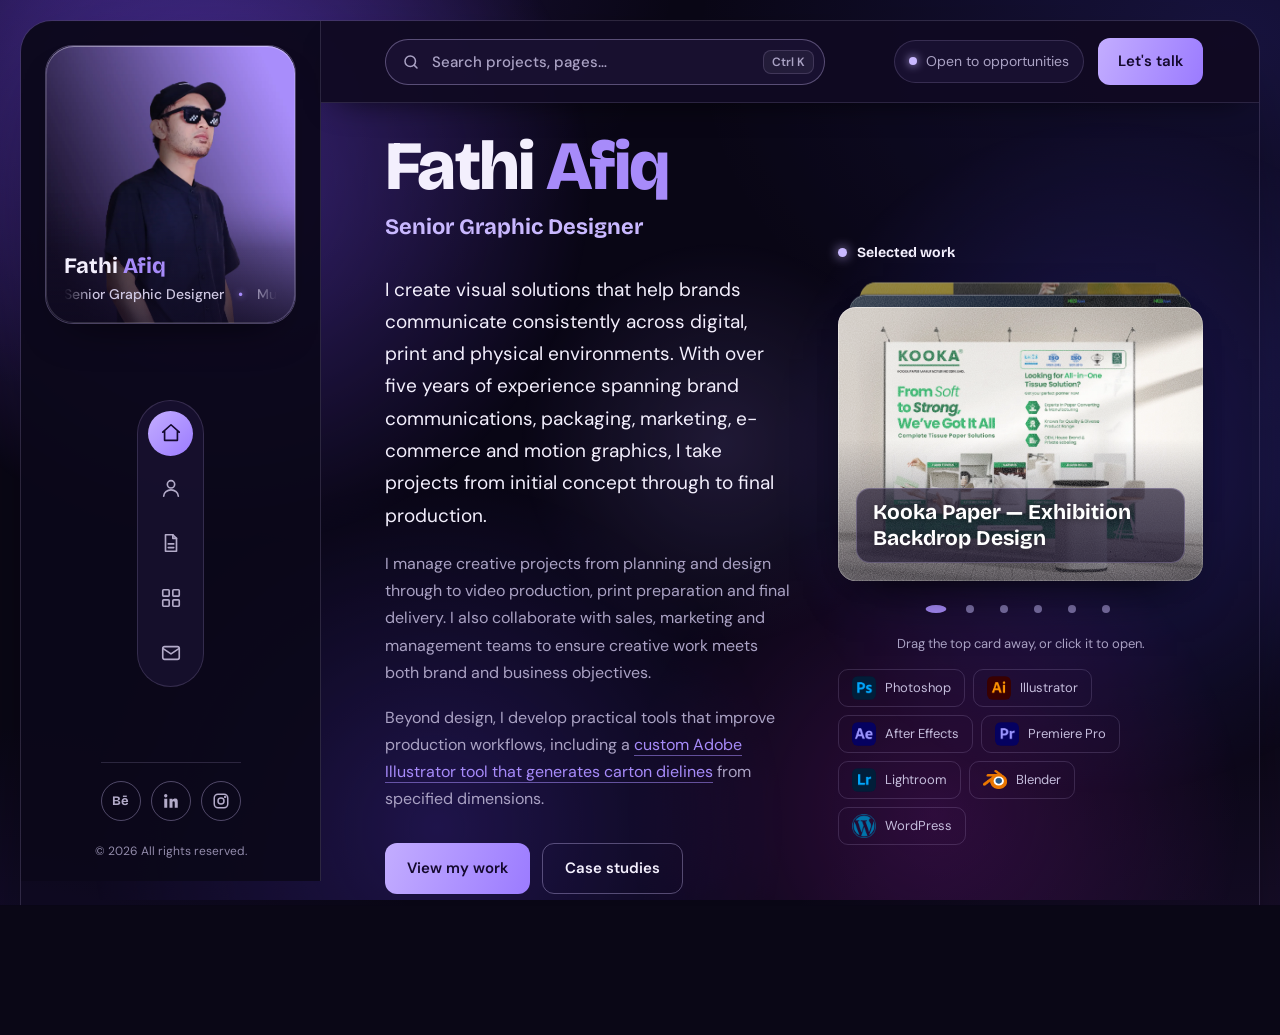
<file: index.html>
<!DOCTYPE html>
<html lang="en">
<head>
  <meta charset="UTF-8">
  <meta name="viewport" content="width=device-width, initial-scale=1.0, viewport-fit=cover, interactive-widget=resizes-content">
  <meta name="description" content="Fathi Afiq is a Senior Graphic Designer with 5+ years of experience in brand communications, packaging, digital marketing, multimedia production and creative problem-solving.">
  <meta name="theme-color" content="#0a0716">
  <meta property="og:title" content="Fathi Afiq | Senior Graphic Designer">
  <meta property="og:description" content="Personal portfolio of Fathi Afiq — Senior Graphic Designer specializing in packaging, print, exhibition, digital marketing and multimedia production.">
  <meta property="og:type" content="website">
  <meta property="og:image" content="assets/images/profile/profile.webp">
  <meta name="twitter:card" content="summary_large_image">
  <link rel="icon" type="image/svg+xml" href="assets/icons/favicon.svg">
  <title>Fathi Afiq | Senior Graphic Designer</title>

  <link rel="preconnect" href="https://fonts.googleapis.com">
  <link rel="preconnect" href="https://fonts.gstatic.com" crossorigin>
  <link href="https://fonts.googleapis.com/css2?family=Bricolage+Grotesque:opsz,wght@12..96,500..800&family=DM+Sans:wght@400;500;600&display=swap" rel="stylesheet">
  <link rel="stylesheet" href="assets/css/style.css">
</head>
<body>
  <a class="skip-link" href="#main-content">Skip to main content</a>
  <div class="app">

    <!-- SIDEBAR: copy this whole block to every page; only move aria-current -->
    <aside class="sidebar">
      <div class="profile">
        <div class="avatar">
          <span>FA</span>
          <img src="assets/images/profile/profile.webp" alt="Fathi Afiq">
        </div>
        <div class="who">
          <p class="who-name">Fathi <span class="af">Afiq</span></p>
          <div class="ticker" role="note" aria-label="Senior Graphic Designer, Multimedia and Creative Production">
            <div class="ticker-track" aria-hidden="true">
              <span>Senior Graphic Designer</span>
              <span>Multimedia Production</span>
              <span>Packaging &amp; Print</span>
              <span>Digital Marketing</span>
              <span>Creative Problem-Solving</span>
            </div>
          </div>
        </div>
      </div>

      <nav class="nav" aria-label="Main">
        <a href="index.html" data-label="Home" aria-label="Home" aria-current="page">
          <svg viewBox="0 0 24 24" aria-hidden="true"><path d="M3 11l9-8 9 8M5 10v10h14V10"/></svg>
        </a>
        <a href="about.html" data-label="About" aria-label="About">
          <svg viewBox="0 0 24 24" aria-hidden="true"><circle cx="12" cy="8" r="4"/><path d="M4 21c0-4 4-7 8-7s8 3 8 7"/></svg>
        </a>
        <a href="resume.html" data-label="Resume" aria-label="Resume">
          <svg viewBox="0 0 24 24" aria-hidden="true"><path d="M6 3h8l4 4v14H6z"/><path d="M14 3v4h4M9 13h6M9 17h6"/></svg>
        </a>
        <a href="portfolio.html" data-label="Portfolio" aria-label="Portfolio">
          <svg viewBox="0 0 24 24" aria-hidden="true"><rect x="3" y="3" width="7" height="7" rx="1"/><rect x="14" y="3" width="7" height="7" rx="1"/><rect x="3" y="14" width="7" height="7" rx="1"/><rect x="14" y="14" width="7" height="7" rx="1"/></svg>
        </a>
        <a href="contact.html" data-label="Contact" aria-label="Contact">
          <svg viewBox="0 0 24 24" aria-hidden="true"><rect x="3" y="5" width="18" height="14" rx="2"/><path d="M3 7l9 6 9-6"/></svg>
        </a>
      </nav>

      <div class="socials">
        <a href="https://www.behance.net/fathiafiq" target="_blank" rel="noopener" aria-label="Behance">Bē</a>
        <a href="https://www.linkedin.com/in/fathi-afiq-fv97/" target="_blank" rel="noopener" aria-label="LinkedIn"><svg class="sc" viewBox="0 0 24 24" fill="currentColor" aria-hidden="true"><rect x="3" y="9" width="4" height="12"/><circle cx="5" cy="5" r="2.2"/><path d="M10 9h3.8v1.7c.8-1.2 2.2-1.9 3.8-1.9C21 8.8 21 11.5 21 14v7h-4v-6c0-1.5 0-2.7-1.6-2.7S14 13.5 14 15v6h-4z"/></svg></a>
        <a href="https://www.instagram.com/fathii_afiiq/" target="_blank" rel="noopener" aria-label="Instagram"><svg class="sc" viewBox="0 0 24 24" fill="none" stroke="currentColor" stroke-width="2" stroke-linecap="round" stroke-linejoin="round" aria-hidden="true"><rect x="3" y="3" width="18" height="18" rx="5"/><circle cx="12" cy="12" r="4"/><circle cx="17.5" cy="6.5" r=".6" fill="currentColor"/></svg></a>
      </div>
    </aside>

    <!-- PAGE: content + preview -->
    <main class="main" id="main-content">

      <section class="content">
        <h1>Fathi <span class="af">Afiq</span></h1>
        <p class="role">Senior Graphic Designer</p>

        <p>I create visual solutions that help brands communicate consistently across digital, print and physical environments. With over five years of experience spanning brand communications, packaging, marketing, e-commerce and motion graphics, I take projects from initial concept through to final production.</p>
        <p>I manage creative projects from planning and design through to video production, print preparation and final delivery. I also collaborate with sales, marketing and management teams to ensure creative work meets both brand and business objectives.</p>
        <p>Beyond design, I develop practical tools that improve production workflows, including a <a class="inline-link" href="case-carton-dieline.html">custom Adobe Illustrator tool that generates carton dielines</a> from specified dimensions.</p>

        <div class="actions">
          <a class="btn btn-primary" href="portfolio.html">View my work</a>
          <a class="btn" href="portfolio.html#case-studies">Case studies</a>
          <a class="btn" href="contact.html">Get in touch</a>
        </div>
      </section>

      <aside class="preview preview-bare" aria-label="Selected work">
        <div class="pv-head"><i></i> Selected work</div>

        <div class="slides">
          <!-- This slider fills itself with your first six projects from portfolio.html,
               or with the ones you mark with data-featured. The gradient slides below only show
               if portfolio.html can't be read (for example when the file is opened directly). -->
          <figure class="slide" style="--a:#4b2f9a;--b:#1b1238"><figcaption>Commercial design</figcaption></figure>
          <figure class="slide" style="--a:#5b3aa8;--b:#201443"><figcaption>Branding &amp; packaging</figcaption></figure>
          <figure class="slide" style="--a:#3f2d86;--b:#170f33"><figcaption>Marketing &amp; social media</figcaption></figure>
          <figure class="slide" style="--a:#6a3fb5;--b:#251547"><figcaption>Motion &amp; video</figcaption></figure>
          <figure class="slide" style="--a:#35286f;--b:#150e30"><figcaption>Exhibition &amp; print</figcaption></figure>
          <figure class="slide" style="--a:#7b46c0;--b:#2a164f"><figcaption>Personal artwork</figcaption></figure>
        </div>
        <div class="dots"></div>
        <p class="pv-hint">Drag the top card away, or click it to open.</p>

        <div class="chips">
          <span class="tool"><img class="sw" src="assets/icons/adobe-ps.webp" alt="" width="24" height="24">Photoshop</span><span class="tool"><img class="sw" src="assets/icons/adobe-ai.webp" alt="" width="24" height="24">Illustrator</span><span class="tool"><img class="sw" src="assets/icons/adobe-ae.webp" alt="" width="24" height="24">After Effects</span>
          <span class="tool"><img class="sw" src="assets/icons/adobe-pr.webp" alt="" width="24" height="24">Premiere Pro</span><span class="tool"><img class="sw" src="assets/icons/adobe-lr.webp" alt="" width="24" height="24">Lightroom</span><span class="tool"><img class="sw" src="assets/icons/blender.webp" alt="" width="24" height="24">Blender</span><span class="tool"><img class="sw" src="assets/icons/wordpress.webp" alt="" width="24" height="24">WordPress</span>
        </div>
      </aside>


    </main>
  </div>

  <script src="assets/js/main.js"></script>
</body>
</html>
</file>
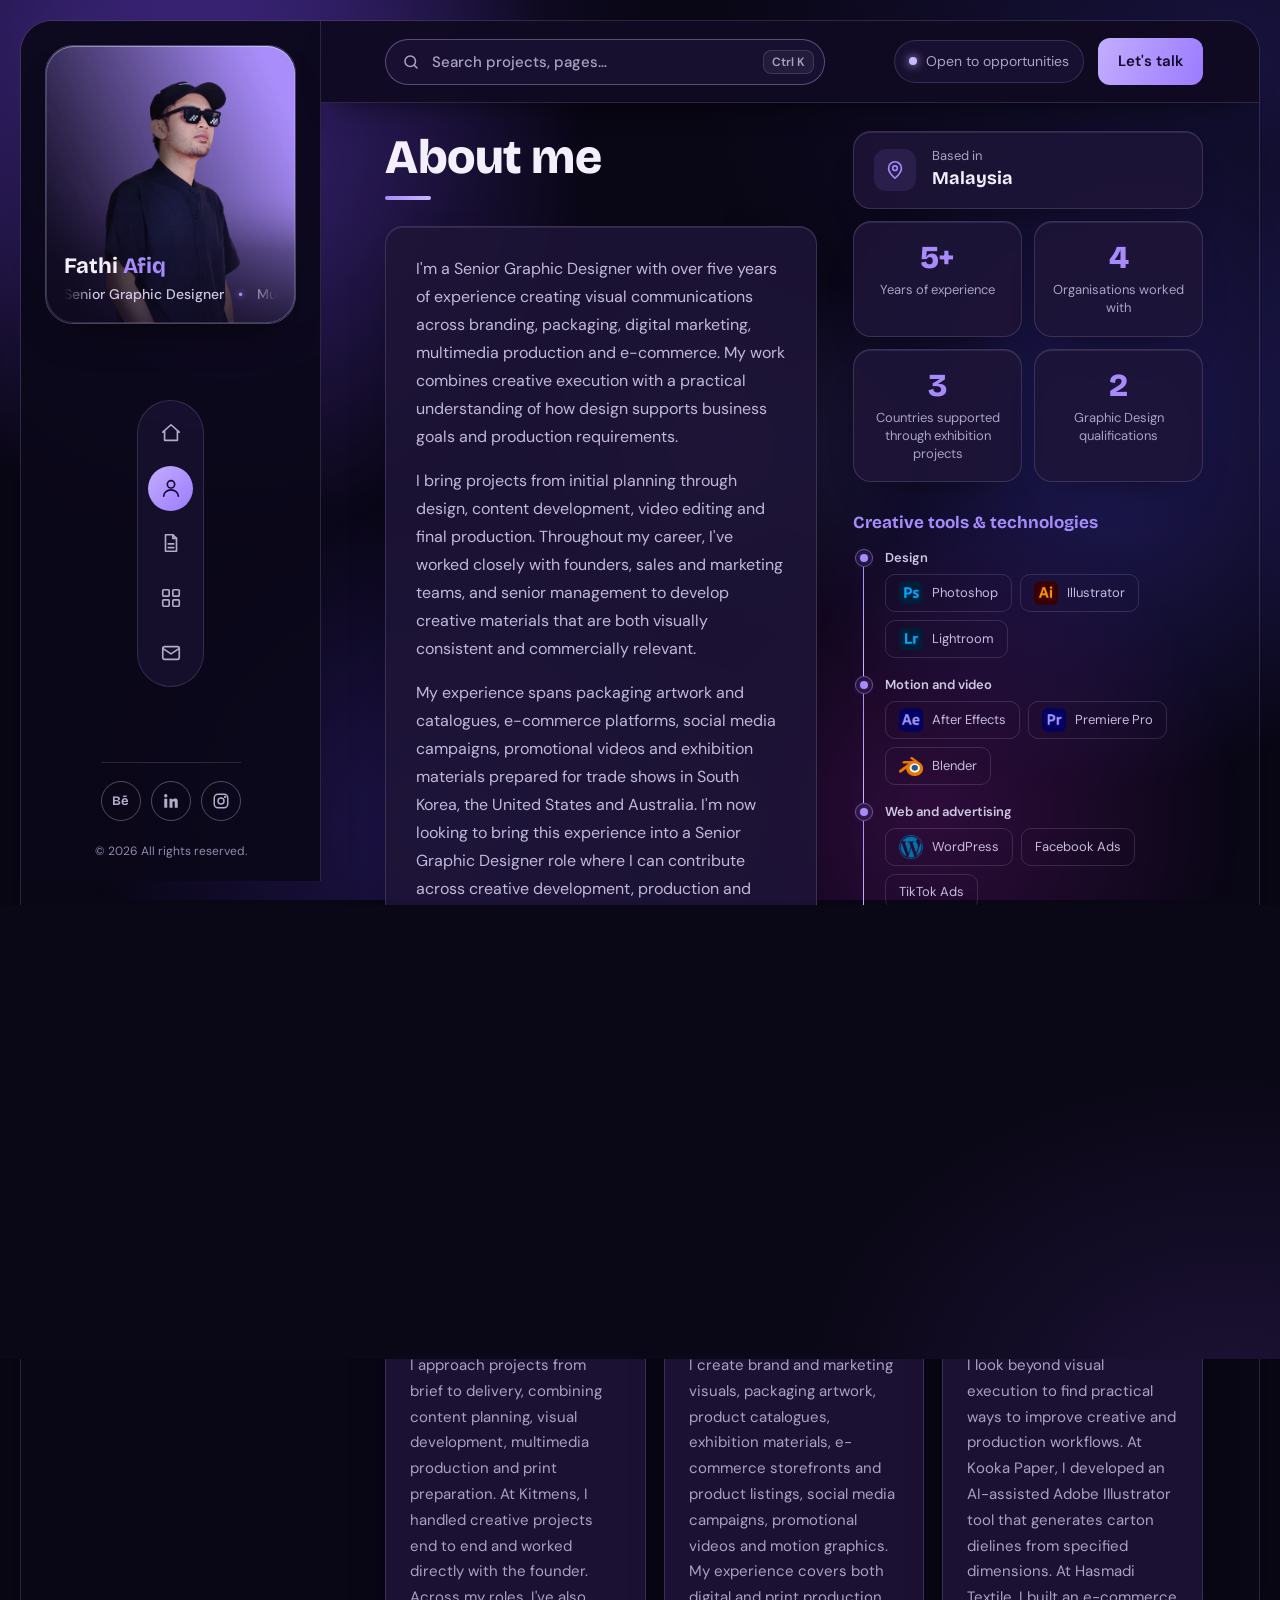
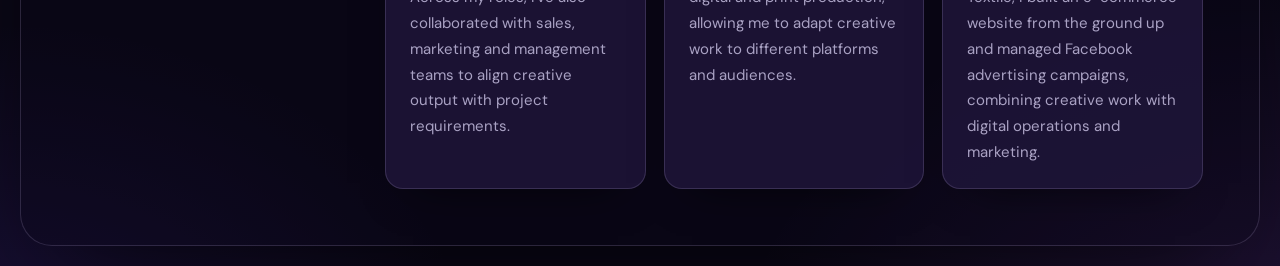
<file: about.html>
<!DOCTYPE html>
<html lang="en">
<head>
  <meta charset="UTF-8">
  <meta name="viewport" content="width=device-width, initial-scale=1.0, viewport-fit=cover, interactive-widget=resizes-content">
  <meta name="description" content="Learn about Fathi Afiq, a Senior Graphic Designer with 5+ years of experience in brand communications, packaging, digital marketing, multimedia production and creative technology.">
  <meta name="theme-color" content="#0a0716">
  <meta property="og:title" content="About | Fathi Afiq">
  <meta property="og:description" content="Senior Graphic Designer based in Malaysia with 5+ years spanning packaging, print, exhibitions, e-commerce, and creative workflow automation.">
  <meta property="og:type" content="website">
  <meta property="og:image" content="assets/images/profile/profile.webp">
  <meta name="twitter:card" content="summary_large_image">
  <link rel="icon" type="image/svg+xml" href="assets/icons/favicon.svg">
  <title>About | Fathi Afiq</title>

  <link rel="preconnect" href="https://fonts.googleapis.com">
  <link rel="preconnect" href="https://fonts.gstatic.com" crossorigin>
  <link href="https://fonts.googleapis.com/css2?family=Bricolage+Grotesque:opsz,wght@12..96,500..800&family=DM+Sans:wght@400;500;600&display=swap" rel="stylesheet">
  <link rel="stylesheet" href="assets/css/style.css">
</head>
<body>
  <a class="skip-link" href="#main-content">Skip to main content</a>
  <div class="app">

    <!-- SIDEBAR: same block as index.html; only aria-current moves -->
    <aside class="sidebar">
      <div class="profile">
        <div class="avatar">
          <span>FA</span>
          <img src="assets/images/profile/profile.webp" alt="Fathi Afiq">
        </div>
        <div class="who">
          <p class="who-name">Fathi <span class="af">Afiq</span></p>
          <div class="ticker" role="note" aria-label="Senior Graphic Designer, Multimedia and Creative Production">
            <div class="ticker-track" aria-hidden="true">
              <span>Senior Graphic Designer</span>
              <span>Multimedia Production</span>
              <span>Packaging &amp; Print</span>
              <span>Digital Marketing</span>
              <span>Creative Problem-Solving</span>
            </div>
          </div>
        </div>
      </div>

      <nav class="nav" aria-label="Main">
        <a href="index.html" data-label="Home" aria-label="Home">
          <svg viewBox="0 0 24 24" aria-hidden="true"><path d="M3 11l9-8 9 8M5 10v10h14V10"/></svg>
        </a>
        <a href="about.html" data-label="About" aria-label="About" aria-current="page">
          <svg viewBox="0 0 24 24" aria-hidden="true"><circle cx="12" cy="8" r="4"/><path d="M4 21c0-4 4-7 8-7s8 3 8 7"/></svg>
        </a>
        <a href="resume.html" data-label="Resume" aria-label="Resume">
          <svg viewBox="0 0 24 24" aria-hidden="true"><path d="M6 3h8l4 4v14H6z"/><path d="M14 3v4h4M9 13h6M9 17h6"/></svg>
        </a>
        <a href="portfolio.html" data-label="Portfolio" aria-label="Portfolio">
          <svg viewBox="0 0 24 24" aria-hidden="true"><rect x="3" y="3" width="7" height="7" rx="1"/><rect x="14" y="3" width="7" height="7" rx="1"/><rect x="3" y="14" width="7" height="7" rx="1"/><rect x="14" y="14" width="7" height="7" rx="1"/></svg>
        </a>
        <a href="contact.html" data-label="Contact" aria-label="Contact">
          <svg viewBox="0 0 24 24" aria-hidden="true"><rect x="3" y="5" width="18" height="14" rx="2"/><path d="M3 7l9 6 9-6"/></svg>
        </a>
      </nav>

      <div class="socials">
        <a href="https://www.behance.net/fathiafiq" target="_blank" rel="noopener" aria-label="Behance">Bē</a>
        <a href="https://www.linkedin.com/in/fathi-afiq-fv97/" target="_blank" rel="noopener" aria-label="LinkedIn"><svg class="sc" viewBox="0 0 24 24" fill="currentColor" aria-hidden="true"><rect x="3" y="9" width="4" height="12"/><circle cx="5" cy="5" r="2.2"/><path d="M10 9h3.8v1.7c.8-1.2 2.2-1.9 3.8-1.9C21 8.8 21 11.5 21 14v7h-4v-6c0-1.5 0-2.7-1.6-2.7S14 13.5 14 15v6h-4z"/></svg></a>
        <a href="https://www.instagram.com/fathii_afiiq/" target="_blank" rel="noopener" aria-label="Instagram"><svg class="sc" viewBox="0 0 24 24" fill="none" stroke="currentColor" stroke-width="2" stroke-linecap="round" stroke-linejoin="round" aria-hidden="true"><rect x="3" y="3" width="18" height="18" rx="5"/><circle cx="12" cy="12" r="4"/><circle cx="17.5" cy="6.5" r=".6" fill="currentColor"/></svg></a>
      </div>
    </aside>

    <main class="main main-about" id="main-content">

      <section class="content">
        <h1 class="about-title">About me</h1>

        <div class="box intro">
          <p>I'm a Senior Graphic Designer with over five years of experience creating visual communications across branding, packaging, digital marketing, multimedia production and e-commerce. My work combines creative execution with a practical understanding of how design supports business goals and production requirements.</p>
          <p>I bring projects from initial planning through design, content development, video editing and final production. Throughout my career, I've worked closely with founders, sales and marketing teams, and senior management to develop creative materials that are both visually consistent and commercially relevant.</p>
          <p>My experience spans packaging artwork and catalogues, e-commerce platforms, social media campaigns, promotional videos and exhibition materials prepared for trade shows in South Korea, the United States and Australia. I'm now looking to bring this experience into a Senior Graphic Designer role where I can contribute across creative development, production and team collaboration.</p>
        </div>
      </section>

      <aside class="side" aria-label="At a glance">

        <div class="box loc">
          <span class="ico"><svg viewBox="0 0 24 24" aria-hidden="true"><path d="M12 21s-7-6.2-7-11a7 7 0 0 1 14 0c0 4.8-7 11-7 11z"/><circle cx="12" cy="10" r="2.5"/></svg></span>
          <div><small>Based in</small><strong>Malaysia</strong></div>
        </div>

        <div class="stats">
          <div class="box hov"><b>5+</b><span>Years of experience</span></div>
          <div class="box hov"><b>4</b><span>Organisations worked with</span></div>
          <div class="box hov"><b>3</b><span>Countries supported through exhibition projects</span></div>
          <div class="box hov"><b>2</b><span>Graphic Design qualifications</span></div>
        </div>

        <h2 class="side-title">Creative tools &amp; technologies</h2>
        <div class="tl">
          <div class="tl-group"><h3>Design</h3><div class="chips"><span class="tool"><img class="sw" src="assets/icons/adobe-ps.webp" alt="" width="24" height="24">Photoshop</span><span class="tool"><img class="sw" src="assets/icons/adobe-ai.webp" alt="" width="24" height="24">Illustrator</span><span class="tool"><img class="sw" src="assets/icons/adobe-lr.webp" alt="" width="24" height="24">Lightroom</span></div></div>
          <div class="tl-group"><h3>Motion and video</h3><div class="chips"><span class="tool"><img class="sw" src="assets/icons/adobe-ae.webp" alt="" width="24" height="24">After Effects</span><span class="tool"><img class="sw" src="assets/icons/adobe-pr.webp" alt="" width="24" height="24">Premiere Pro</span><span class="tool"><img class="sw" src="assets/icons/blender.webp" alt="" width="24" height="24">Blender</span></div></div>
          <div class="tl-group"><h3>Web and advertising</h3><div class="chips"><span class="tool"><img class="sw" src="assets/icons/wordpress.webp" alt="" width="24" height="24">WordPress</span><span class="tool">Facebook Ads</span><span class="tool">TikTok Ads</span></div></div>
          <div class="tl-group"><h3>AI-assisted workflows</h3><div class="chips"><span class="tool">ChatGPT</span><span class="tool">Claude</span></div></div>
        </div>

        <h2 class="side-title">Languages</h2>
        <div class="langs">
          <div class="box hov lang"><span class="code">MS</span><strong>Malay</strong><small>Native</small><div class="lvl" style="--n:5" aria-hidden="true"></div></div>
          <div class="box hov lang"><span class="code">EN</span><strong>English</strong><small>Professional working proficiency</small><div class="lvl" style="--n:4" aria-hidden="true"></div></div>
        </div>

      </aside>

      <div class="trio">
        <article class="box hov draw">
          <span class="ico"><svg viewBox="0 0 24 24" aria-hidden="true"><circle cx="6" cy="6" r="2"/><circle cx="18" cy="18" r="2"/><path d="M8 6h6a4 4 0 0 1 4 4v6"/></svg></span>
          <h2>How I work</h2>
          <p>I approach projects from brief to delivery, combining content planning, visual development, multimedia production and print preparation. At Kitmens, I handled creative projects end to end and worked directly with the founder. Across my roles, I've also collaborated with sales, marketing and management teams to align creative output with project requirements.</p>
        </article>
        <article class="box hov draw">
          <span class="ico"><svg viewBox="0 0 24 24" aria-hidden="true"><path d="M12 3l9 5-9 5-9-5z"/><path d="M3 13l9 5 9-5"/></svg></span>
          <h2>What I design</h2>
          <p>I create brand and marketing visuals, packaging artwork, product catalogues, exhibition materials, e-commerce storefronts and product listings, social media campaigns, promotional videos and motion graphics. My experience covers both digital and print production, allowing me to adapt creative work to different platforms and audiences.</p>
        </article>
        <article class="box hov draw">
          <span class="ico"><svg viewBox="0 0 24 24" aria-hidden="true"><path d="M12 3v4M12 17v4M3 12h4M17 12h4M6 6l2.5 2.5M15.5 15.5L18 18M18 6l-2.5 2.5M8.5 15.5L6 18"/></svg></span>
          <h2>Beyond design</h2>
          <p>I look beyond visual execution to find practical ways to improve creative and production workflows. At Kooka Paper, I developed an AI-assisted Adobe Illustrator tool that generates carton dielines from specified dimensions. At Hasmadi Textile, I built an e-commerce website from the ground up and managed Facebook advertising campaigns, combining creative work with digital operations and marketing.</p>
        </article>
      </div>
    </main>
  </div>

  <script src="assets/js/main.js"></script>
</body>
</html>
</file>
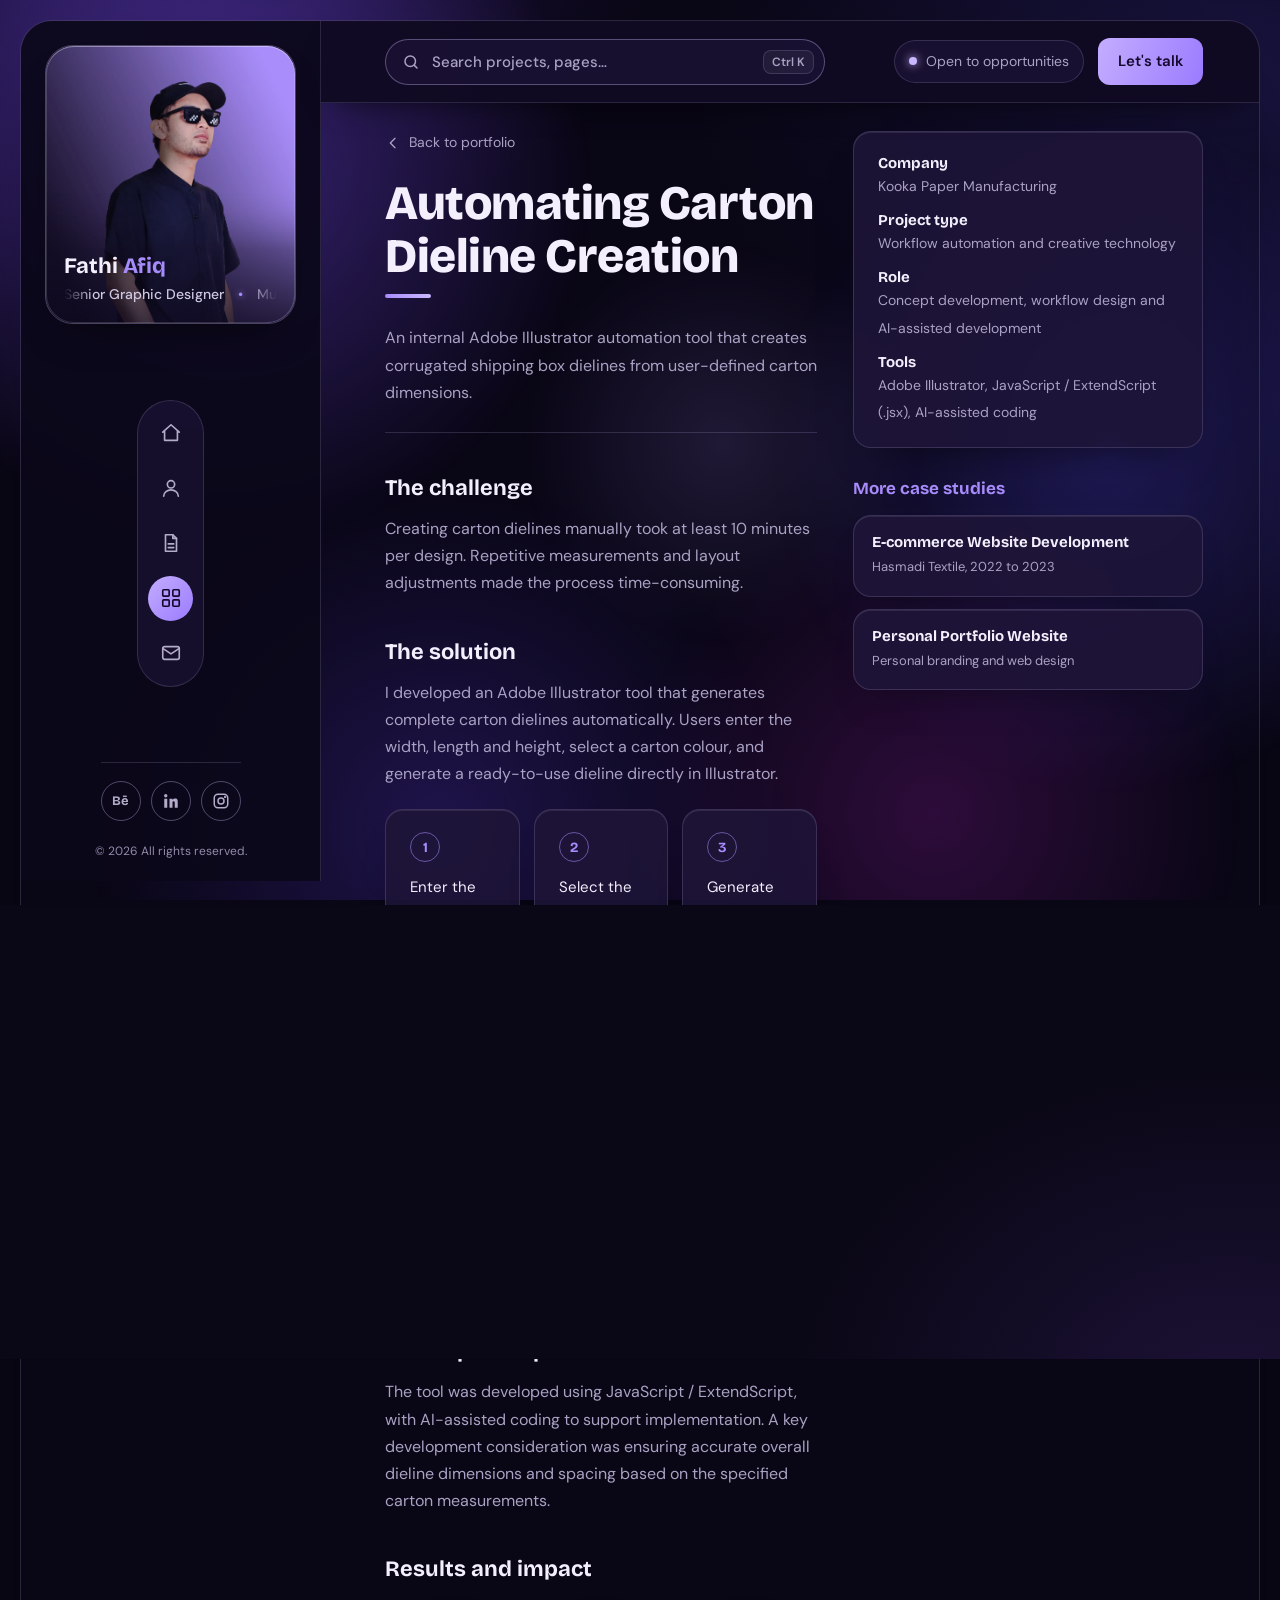
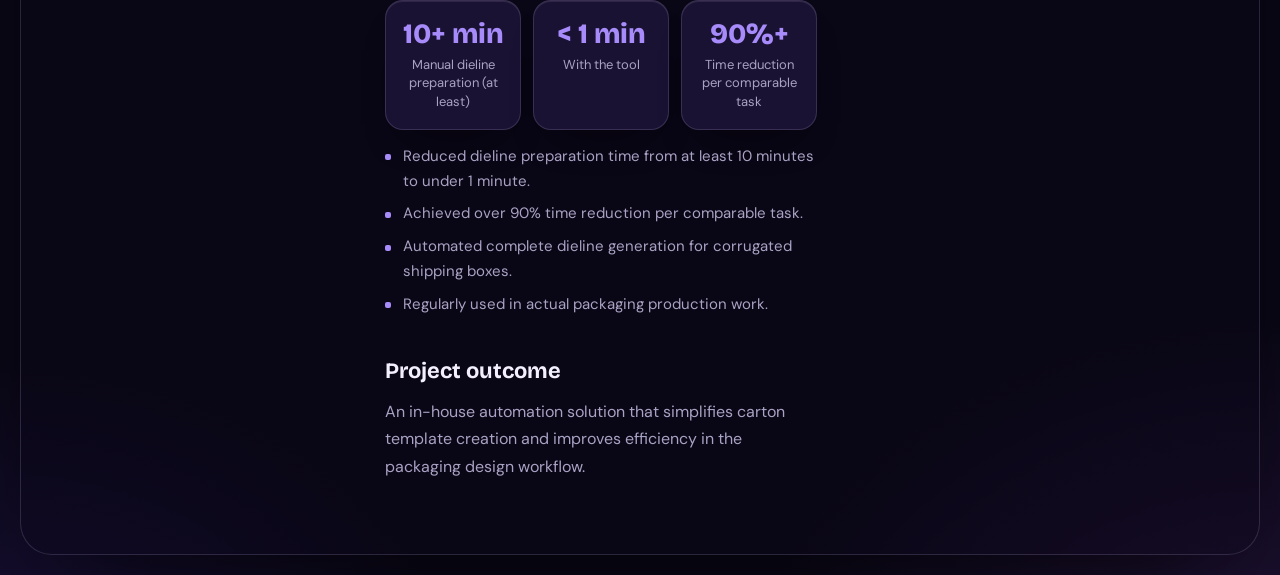
<file: case-carton-dieline.html>
<!DOCTYPE html>
<html lang="en">
<head>
  <meta charset="UTF-8">
  <meta name="viewport" content="width=device-width, initial-scale=1.0, viewport-fit=cover, interactive-widget=resizes-content">
  <meta name="description" content="Case study: an Illustrator tool that generates carton dielines automatically, cutting preparation time from 10+ minutes to under 1 minute.">
  <meta name="theme-color" content="#0a0716">
  <meta property="og:title" content="Automating Carton Dieline Creation | Fathi Afiq">
  <meta property="og:description" content="Adobe Illustrator ExtendScript tool that generates corrugated carton dielines automatically in under 1 minute.">
  <meta property="og:type" content="article">
  <meta property="og:image" content="assets/images/profile/profile.webp">
  <meta name="twitter:card" content="summary_large_image">
  <link rel="icon" type="image/svg+xml" href="assets/icons/favicon.svg">
  <title>Automating Carton Dieline Creation | Fathi Afiq</title>

  <link rel="preconnect" href="https://fonts.googleapis.com">
  <link rel="preconnect" href="https://fonts.gstatic.com" crossorigin>
  <link href="https://fonts.googleapis.com/css2?family=Bricolage+Grotesque:opsz,wght@12..96,500..800&family=DM+Sans:wght@400;500;600&display=swap" rel="stylesheet">
  <link rel="stylesheet" href="assets/css/style.css">
</head>
<body>
  <a class="skip-link" href="#main-content">Skip to main content</a>
  <div class="app">

    <!-- SIDEBAR: same block as index.html; only aria-current moves -->
    <aside class="sidebar">
      <div class="profile">
        <div class="avatar">
          <span>FA</span>
          <img src="assets/images/profile/profile.webp" alt="Fathi Afiq">
        </div>
        <div class="who">
          <p class="who-name">Fathi <span class="af">Afiq</span></p>
          <div class="ticker" role="note" aria-label="Senior Graphic Designer, Multimedia and Creative Production">
            <div class="ticker-track" aria-hidden="true">
              <span>Senior Graphic Designer</span>
              <span>Multimedia Production</span>
              <span>Packaging &amp; Print</span>
              <span>Digital Marketing</span>
              <span>Creative Problem-Solving</span>
            </div>
          </div>
        </div>
      </div>

      <nav class="nav" aria-label="Main">
        <a href="index.html" data-label="Home" aria-label="Home">
          <svg viewBox="0 0 24 24" aria-hidden="true"><path d="M3 11l9-8 9 8M5 10v10h14V10"/></svg>
        </a>
        <a href="about.html" data-label="About" aria-label="About">
          <svg viewBox="0 0 24 24" aria-hidden="true"><circle cx="12" cy="8" r="4"/><path d="M4 21c0-4 4-7 8-7s8 3 8 7"/></svg>
        </a>
        <a href="resume.html" data-label="Resume" aria-label="Resume">
          <svg viewBox="0 0 24 24" aria-hidden="true"><path d="M6 3h8l4 4v14H6z"/><path d="M14 3v4h4M9 13h6M9 17h6"/></svg>
        </a>
        <a href="portfolio.html" data-label="Portfolio" aria-label="Portfolio" aria-current="page">
          <svg viewBox="0 0 24 24" aria-hidden="true"><rect x="3" y="3" width="7" height="7" rx="1"/><rect x="14" y="3" width="7" height="7" rx="1"/><rect x="3" y="14" width="7" height="7" rx="1"/><rect x="14" y="14" width="7" height="7" rx="1"/></svg>
        </a>
        <a href="contact.html" data-label="Contact" aria-label="Contact">
          <svg viewBox="0 0 24 24" aria-hidden="true"><rect x="3" y="5" width="18" height="14" rx="2"/><path d="M3 7l9 6 9-6"/></svg>
        </a>
      </nav>

      <div class="socials">
        <a href="https://www.behance.net/fathiafiq" target="_blank" rel="noopener" aria-label="Behance">Bē</a>
        <a href="https://www.linkedin.com/in/fathi-afiq-fv97/" target="_blank" rel="noopener" aria-label="LinkedIn"><svg class="sc" viewBox="0 0 24 24" fill="currentColor" aria-hidden="true"><rect x="3" y="9" width="4" height="12"/><circle cx="5" cy="5" r="2.2"/><path d="M10 9h3.8v1.7c.8-1.2 2.2-1.9 3.8-1.9C21 8.8 21 11.5 21 14v7h-4v-6c0-1.5 0-2.7-1.6-2.7S14 13.5 14 15v6h-4z"/></svg></a>
        <a href="https://www.instagram.com/fathii_afiiq/" target="_blank" rel="noopener" aria-label="Instagram"><svg class="sc" viewBox="0 0 24 24" fill="none" stroke="currentColor" stroke-width="2" stroke-linecap="round" stroke-linejoin="round" aria-hidden="true"><rect x="3" y="3" width="18" height="18" rx="5"/><circle cx="12" cy="12" r="4"/><circle cx="17.5" cy="6.5" r=".6" fill="currentColor"/></svg></a>
      </div>
    </aside>

    <main class="main main-about" id="main-content">

      <section class="content cs">
        <a class="back" href="portfolio.html"><svg viewBox="0 0 24 24" aria-hidden="true"><path d="M15 5l-7 7 7 7"/></svg> Back to portfolio</a>
        <h1 class="about-title">Automating Carton Dieline Creation</h1>
        <div class="lead"><p>An internal Adobe Illustrator automation tool that creates corrugated shipping box dielines from user-defined carton dimensions.</p></div>
        <h2>The challenge</h2>
        <p>Creating carton dielines manually took at least 10 minutes per design. Repetitive measurements and layout adjustments made the process time-consuming.</p>
        <h2>The solution</h2>
        <p>I developed an Adobe Illustrator tool that generates complete carton dielines automatically. Users enter the width, length and height, select a carton colour, and generate a ready-to-use dieline directly in Illustrator.</p>
        <div class="steps">
          <div class="box step"><b>1</b><p>Enter the width, length and height</p></div>
          <div class="box step"><b>2</b><p>Select the carton colour</p></div>
          <div class="box step"><b>3</b><p>Generate the dieline in Illustrator</p></div>
        </div>
        <figure class="case-fig">
          <div class="case-diagram">
            <svg viewBox="0 0 850 370" role="img" aria-labelledby="dieline-svg-title dieline-svg-desc">
              <title id="dieline-svg-title">Parametric corrugated carton dieline generator workflow</title>
              <desc id="dieline-svg-desc">Workflow diagram showing Length, Width, Height and Carton Colour inputs generating a print-ready RSC corrugated carton dieline with cut and crease paths in Adobe Illustrator.</desc>
              <defs>
                <pattern id="dlGrid" width="20" height="20" patternUnits="userSpaceOnUse">
                  <path d="M 20 0 L 0 0 0 20" fill="none" stroke="rgba(214,200,255,0.06)" stroke-width="1"/>
                </pattern>
              </defs>
              <rect width="850" height="370" fill="url(#dlGrid)"/>
              <rect x="26" y="48" width="212" height="266" rx="12" fill="rgba(38,27,70,0.55)" stroke="rgba(214,200,255,0.32)" stroke-width="1.2"/>
              <line x1="26" y1="84" x2="238" y2="84" stroke="rgba(214,200,255,0.16)"/>
              <text x="42" y="71" fill="#f3effd" font-family="Bricolage Grotesque, sans-serif" font-size="13" font-weight="700">Carton Dieline (.jsx)</text>
              <text x="42" y="110" fill="#aaa2c4" font-family="DM Sans, sans-serif" font-size="11">Length (L)</text>
              <rect x="42" y="118" width="180" height="28" rx="6" fill="rgba(13,9,32,0.8)" stroke="rgba(214,200,255,0.22)"/>
              <text x="52" y="136" fill="#f3effd" font-family="DM Sans, sans-serif" font-size="12">400 mm</text>
              <text x="42" y="166" fill="#aaa2c4" font-family="DM Sans, sans-serif" font-size="11">Width (W)</text>
              <rect x="42" y="174" width="180" height="28" rx="6" fill="rgba(13,9,32,0.8)" stroke="rgba(214,200,255,0.22)"/>
              <text x="52" y="192" fill="#f3effd" font-family="DM Sans, sans-serif" font-size="12">300 mm</text>
              <text x="42" y="222" fill="#aaa2c4" font-family="DM Sans, sans-serif" font-size="11">Height (H) &amp; Board</text>
              <rect x="42" y="230" width="108" height="28" rx="6" fill="rgba(13,9,32,0.8)" stroke="rgba(214,200,255,0.22)"/>
              <text x="52" y="248" fill="#f3effd" font-family="DM Sans, sans-serif" font-size="12">260 mm</text>
              <rect x="158" y="230" width="64" height="28" rx="6" fill="#9a7248" stroke="#c9b8ff" stroke-width="1"/>
              <text x="173" y="248" fill="#14092e" font-family="DM Sans, sans-serif" font-size="11" font-weight="700">Kraft</text>
              <rect x="42" y="272" width="180" height="30" rx="8" fill="#a78bfa"/>
              <text x="80" y="291" fill="#14092e" font-family="DM Sans, sans-serif" font-size="12" font-weight="700">Generate Dieline</text>

              <path d="M248 181h34m-7-6 7 6-7 6" fill="none" stroke="#c9b8ff" stroke-width="1.8" stroke-linecap="round" stroke-linejoin="round"/>

              <g transform="translate(298, 42)">
                <path d="M26 78 L4 90 L4 202 L26 214" fill="rgba(167,139,250,0.08)" stroke="#f3effd" stroke-width="1.6"/>
                <rect x="26" y="16" width="136" height="62" fill="rgba(167,139,250,0.10)" stroke="#f3effd" stroke-width="1.6"/>
                <rect x="166" y="16" width="102" height="62" fill="rgba(167,139,250,0.06)" stroke="#f3effd" stroke-width="1.6"/>
                <rect x="272" y="16" width="136" height="62" fill="rgba(167,139,250,0.10)" stroke="#f3effd" stroke-width="1.6"/>
                <rect x="412" y="16" width="84" height="62" fill="rgba(167,139,250,0.06)" stroke="#f3effd" stroke-width="1.6"/>
                <rect x="26" y="78" width="470" height="136" fill="rgba(167,139,250,0.12)" stroke="#f3effd" stroke-width="1.6"/>
                <rect x="26" y="214" width="136" height="62" fill="rgba(167,139,250,0.10)" stroke="#f3effd" stroke-width="1.6"/>
                <rect x="166" y="214" width="102" height="62" fill="rgba(167,139,250,0.06)" stroke="#f3effd" stroke-width="1.6"/>
                <rect x="272" y="214" width="136" height="62" fill="rgba(167,139,250,0.10)" stroke="#f3effd" stroke-width="1.6"/>
                <rect x="412" y="214" width="84" height="62" fill="rgba(167,139,250,0.06)" stroke="#f3effd" stroke-width="1.6"/>
                <g stroke="#a78bfa" stroke-width="1.5" stroke-dasharray="5 4">
                  <line x1="26" y1="78" x2="496" y2="78"/>
                  <line x1="26" y1="214" x2="496" y2="214"/>
                  <line x1="26" y1="78" x2="26" y2="214"/>
                  <line x1="164" y1="78" x2="164" y2="214"/>
                  <line x1="270" y1="78" x2="270" y2="214"/>
                  <line x1="410" y1="78" x2="410" y2="214"/>
                </g>
                <text x="94" y="150" text-anchor="middle" fill="#f3effd" font-family="Bricolage Grotesque, sans-serif" font-size="13" font-weight="700">L</text>
                <text x="217" y="150" text-anchor="middle" fill="#f3effd" font-family="Bricolage Grotesque, sans-serif" font-size="13" font-weight="700">W</text>
                <text x="340" y="150" text-anchor="middle" fill="#f3effd" font-family="Bricolage Grotesque, sans-serif" font-size="13" font-weight="700">L</text>
                <text x="454" y="150" text-anchor="middle" fill="#f3effd" font-family="Bricolage Grotesque, sans-serif" font-size="13" font-weight="700">W</text>
                <line x1="510" y1="78" x2="510" y2="214" stroke="#c9b8ff" stroke-width="1.2"/>
                <line x1="505" y1="78" x2="515" y2="78" stroke="#c9b8ff" stroke-width="1.2"/>
                <line x1="505" y1="214" x2="515" y2="214" stroke="#c9b8ff" stroke-width="1.2"/>
                <text x="521" y="150" fill="#c9b8ff" font-family="DM Sans, sans-serif" font-size="12" font-weight="700">H</text>
                <line x1="26" y1="302" x2="50" y2="302" stroke="#f3effd" stroke-width="1.8"/>
                <text x="58" y="306" fill="#aaa2c4" font-family="DM Sans, sans-serif" font-size="11">Cut path</text>
                <line x1="130" y1="302" x2="154" y2="302" stroke="#a78bfa" stroke-width="1.6" stroke-dasharray="5 4"/>
                <text x="162" y="306" fill="#aaa2c4" font-family="DM Sans, sans-serif" font-size="11">Crease / fold path</text>
                <text x="496" y="306" text-anchor="end" fill="#c9b8ff" font-family="DM Sans, sans-serif" font-size="11">Output: Print-ready .ai layers</text>
              </g>
            </svg>
          </div>
          <figcaption>Workflow diagram: parametric dimension inputs in Illustrator generating a print-ready corrugated carton dieline.</figcaption>
        </figure>
        <h2>Development process</h2>
        <p>The tool was developed using JavaScript / ExtendScript, with AI-assisted coding to support implementation. A key development consideration was ensuring accurate overall dieline dimensions and spacing based on the specified carton measurements.</p>
        <h2>Results and impact</h2>
        <div class="stats three">
          <div class="box"><b>10+ min</b><span>Manual dieline preparation (at least)</span></div>
          <div class="box"><b>&lt; 1 min</b><span>With the tool</span></div>
          <div class="box"><b>90%+</b><span>Time reduction per comparable task</span></div>
        </div>
        <ul class="bul"><li>Reduced dieline preparation time from at least 10 minutes to under 1 minute.</li><li>Achieved over 90% time reduction per comparable task.</li><li>Automated complete dieline generation for corrugated shipping boxes.</li><li>Regularly used in actual packaging production work.</li></ul>
        <h2>Project outcome</h2>
        <p>An in-house automation solution that simplifies carton template creation and improves efficiency in the packaging design workflow.</p>

      </section>

      <aside class="side side-sticky" aria-label="Project details">
        <div class="box"><ul class="plain"><li><strong>Company</strong><span>Kooka Paper Manufacturing</span></li><li><strong>Project type</strong><span>Workflow automation and creative technology</span></li><li><strong>Role</strong><span>Concept development, workflow design and AI-assisted development</span></li><li><strong>Tools</strong><span>Adobe Illustrator, JavaScript / ExtendScript (.jsx), AI-assisted coding</span></li></ul></div>
        <h2 class="side-title">More case studies</h2><a class="box hov draw mini" href="case-hasmadi-ecommerce.html"><strong>E-commerce Website Development</strong><span>Hasmadi Textile, 2022 to 2023</span></a><a class="box hov draw mini" href="case-portfolio-website.html"><strong>Personal Portfolio Website</strong><span>Personal branding and web design</span></a>
      </aside>
    </main>
  </div>

  <script src="assets/js/main.js"></script>
</body>
</html>
</file>
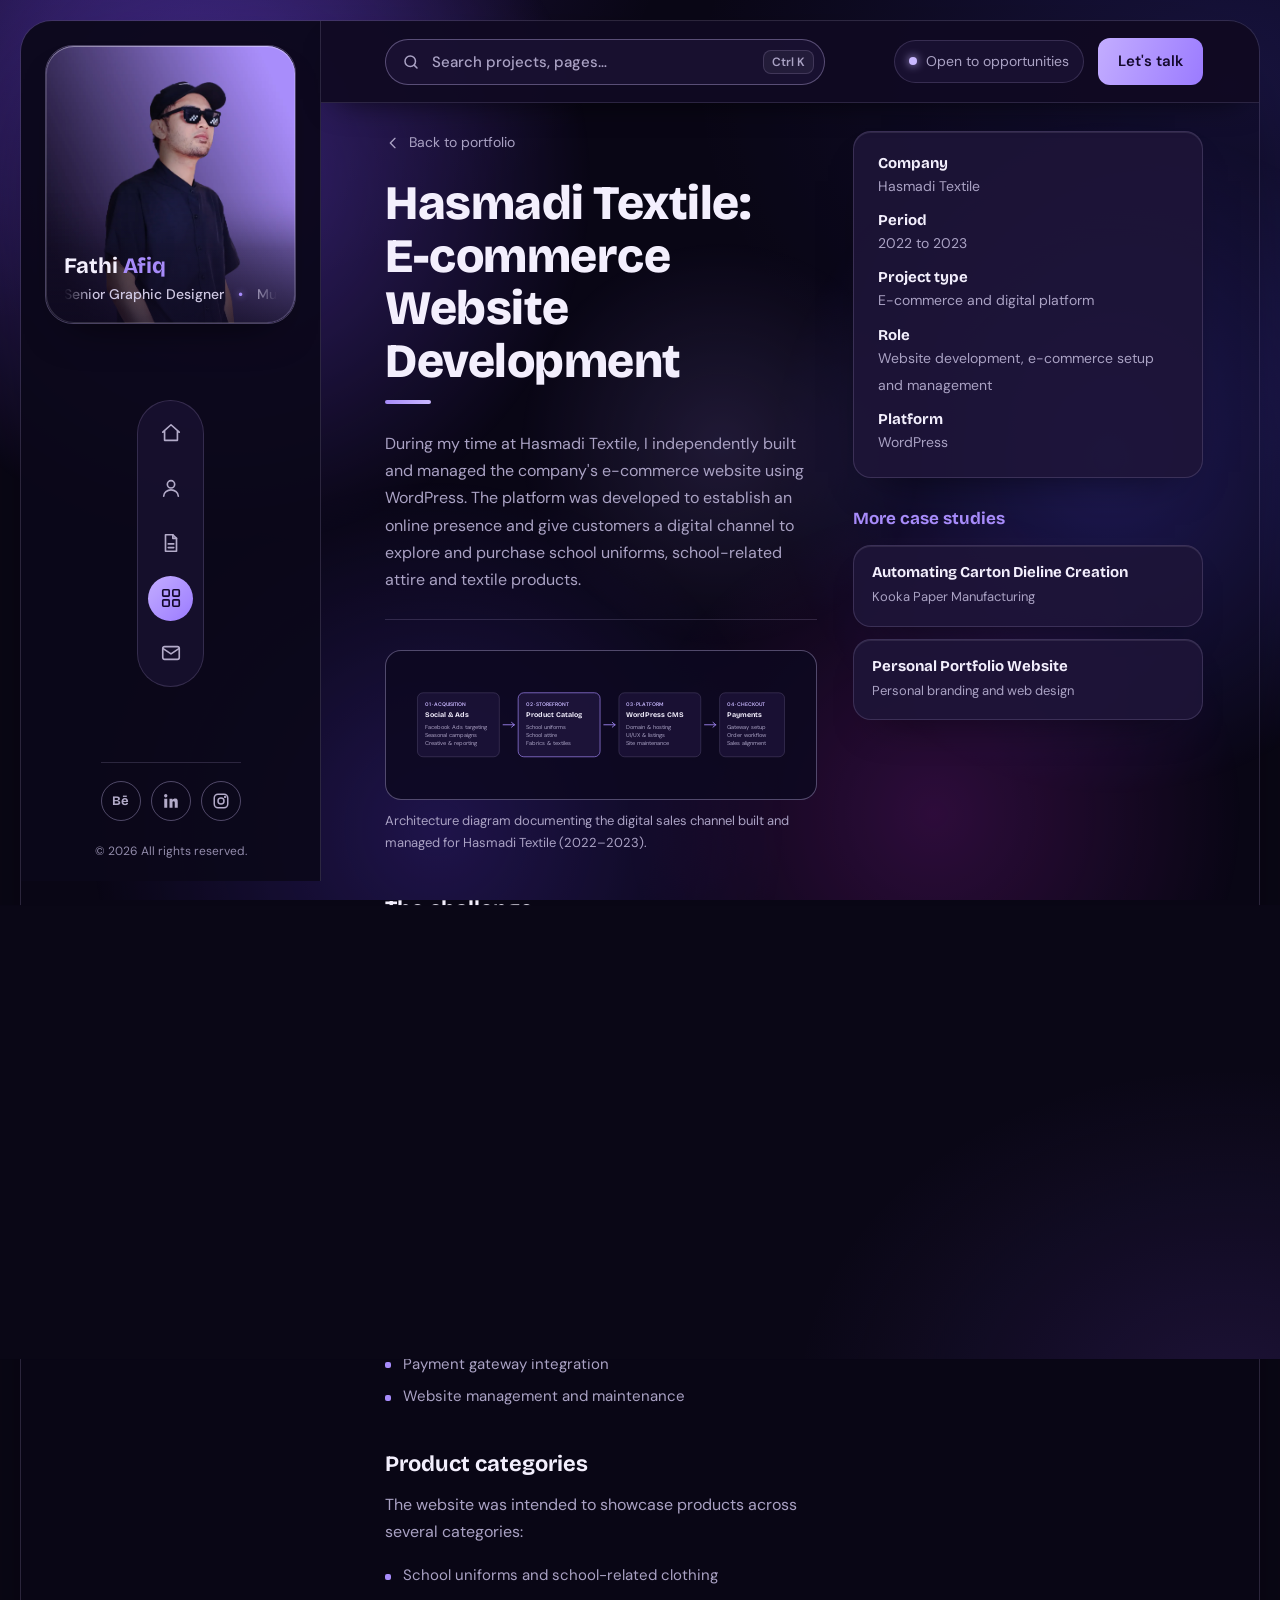
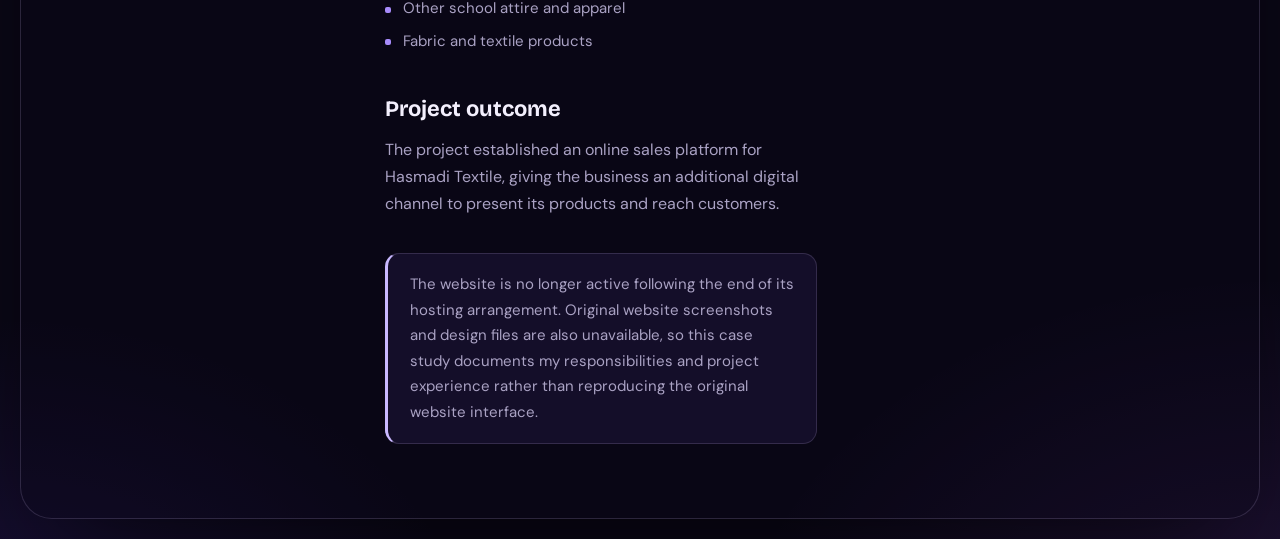
<file: case-hasmadi-ecommerce.html>
<!DOCTYPE html>
<html lang="en">
<head>
  <meta charset="UTF-8">
  <meta name="viewport" content="width=device-width, initial-scale=1.0, viewport-fit=cover, interactive-widget=resizes-content">
  <meta name="description" content="Case study: building and managing the WordPress e-commerce website for Hasmadi Textile, 2022 to 2023.">
  <meta name="theme-color" content="#0a0716">
  <meta property="og:title" content="E-commerce Website Development, Hasmadi Textile | Fathi Afiq">
  <meta property="og:description" content="End-to-end WordPress storefront setup, product catalog, and payment integration for Hasmadi Textile.">
  <meta property="og:type" content="article">
  <meta property="og:image" content="assets/images/profile/profile.webp">
  <meta name="twitter:card" content="summary_large_image">
  <link rel="icon" type="image/svg+xml" href="assets/icons/favicon.svg">
  <title>E-commerce Website Development, Hasmadi Textile | Fathi Afiq</title>

  <link rel="preconnect" href="https://fonts.googleapis.com">
  <link rel="preconnect" href="https://fonts.gstatic.com" crossorigin>
  <link href="https://fonts.googleapis.com/css2?family=Bricolage+Grotesque:opsz,wght@12..96,500..800&family=DM+Sans:wght@400;500;600&display=swap" rel="stylesheet">
  <link rel="stylesheet" href="assets/css/style.css">
</head>
<body>
  <a class="skip-link" href="#main-content">Skip to main content</a>
  <div class="app">

    <!-- SIDEBAR: same block as index.html; only aria-current moves -->
    <aside class="sidebar">
      <div class="profile">
        <div class="avatar">
          <span>FA</span>
          <img src="assets/images/profile/profile.webp" alt="Fathi Afiq">
        </div>
        <div class="who">
          <p class="who-name">Fathi <span class="af">Afiq</span></p>
          <div class="ticker" role="note" aria-label="Senior Graphic Designer, Multimedia and Creative Production">
            <div class="ticker-track" aria-hidden="true">
              <span>Senior Graphic Designer</span>
              <span>Multimedia Production</span>
              <span>Packaging &amp; Print</span>
              <span>Digital Marketing</span>
              <span>Creative Problem-Solving</span>
            </div>
          </div>
        </div>
      </div>

      <nav class="nav" aria-label="Main">
        <a href="index.html" data-label="Home" aria-label="Home">
          <svg viewBox="0 0 24 24" aria-hidden="true"><path d="M3 11l9-8 9 8M5 10v10h14V10"/></svg>
        </a>
        <a href="about.html" data-label="About" aria-label="About">
          <svg viewBox="0 0 24 24" aria-hidden="true"><circle cx="12" cy="8" r="4"/><path d="M4 21c0-4 4-7 8-7s8 3 8 7"/></svg>
        </a>
        <a href="resume.html" data-label="Resume" aria-label="Resume">
          <svg viewBox="0 0 24 24" aria-hidden="true"><path d="M6 3h8l4 4v14H6z"/><path d="M14 3v4h4M9 13h6M9 17h6"/></svg>
        </a>
        <a href="portfolio.html" data-label="Portfolio" aria-label="Portfolio" aria-current="page">
          <svg viewBox="0 0 24 24" aria-hidden="true"><rect x="3" y="3" width="7" height="7" rx="1"/><rect x="14" y="3" width="7" height="7" rx="1"/><rect x="3" y="14" width="7" height="7" rx="1"/><rect x="14" y="14" width="7" height="7" rx="1"/></svg>
        </a>
        <a href="contact.html" data-label="Contact" aria-label="Contact">
          <svg viewBox="0 0 24 24" aria-hidden="true"><rect x="3" y="5" width="18" height="14" rx="2"/><path d="M3 7l9 6 9-6"/></svg>
        </a>
      </nav>

      <div class="socials">
        <a href="https://www.behance.net/fathiafiq" target="_blank" rel="noopener" aria-label="Behance">Bē</a>
        <a href="https://www.linkedin.com/in/fathi-afiq-fv97/" target="_blank" rel="noopener" aria-label="LinkedIn"><svg class="sc" viewBox="0 0 24 24" fill="currentColor" aria-hidden="true"><rect x="3" y="9" width="4" height="12"/><circle cx="5" cy="5" r="2.2"/><path d="M10 9h3.8v1.7c.8-1.2 2.2-1.9 3.8-1.9C21 8.8 21 11.5 21 14v7h-4v-6c0-1.5 0-2.7-1.6-2.7S14 13.5 14 15v6h-4z"/></svg></a>
        <a href="https://www.instagram.com/fathii_afiiq/" target="_blank" rel="noopener" aria-label="Instagram"><svg class="sc" viewBox="0 0 24 24" fill="none" stroke="currentColor" stroke-width="2" stroke-linecap="round" stroke-linejoin="round" aria-hidden="true"><rect x="3" y="3" width="18" height="18" rx="5"/><circle cx="12" cy="12" r="4"/><circle cx="17.5" cy="6.5" r=".6" fill="currentColor"/></svg></a>
      </div>
    </aside>

    <main class="main main-about" id="main-content">

      <section class="content cs">
        <a class="back" href="portfolio.html"><svg viewBox="0 0 24 24" aria-hidden="true"><path d="M15 5l-7 7 7 7"/></svg> Back to portfolio</a>
        <h1 class="about-title">Hasmadi Textile: E-commerce Website Development</h1>
        <div class="lead"><p>During my time at Hasmadi Textile, I independently built and managed the company's e-commerce website using WordPress. The platform was developed to establish an online presence and give customers a digital channel to explore and purchase school uniforms, school-related attire and textile products.</p></div>
        <figure class="case-fig">
          <div class="case-diagram">
            <svg viewBox="0 0 820 220" role="img" aria-labelledby="hasmadi-svg-title hasmadi-svg-desc">
              <title id="hasmadi-svg-title">Hasmadi Textile e-commerce platform architecture</title>
              <desc id="hasmadi-svg-desc">Architecture flow illustrating Facebook Ads acquisition, product catalog, WordPress CMS and hosting, and payment gateway integration.</desc>
              <rect x="20" y="42" width="174" height="136" rx="12" fill="rgba(38,27,70,0.5)" stroke="rgba(214,200,255,0.28)" stroke-width="1.2"/>
              <text x="36" y="70" fill="#c9b8ff" font-family="DM Sans, sans-serif" font-size="11" font-weight="600">01 · ACQUISITION</text>
              <text x="36" y="94" fill="#f3effd" font-family="Bricolage Grotesque, sans-serif" font-size="15" font-weight="700">Social &amp; Ads</text>
              <text x="36" y="118" fill="#aaa2c4" font-family="DM Sans, sans-serif" font-size="12">Facebook Ads targeting</text>
              <text x="36" y="136" fill="#aaa2c4" font-family="DM Sans, sans-serif" font-size="12">Seasonal campaigns</text>
              <text x="36" y="154" fill="#aaa2c4" font-family="DM Sans, sans-serif" font-size="12">Creative &amp; reporting</text>
              <path d="M202 110h24m-6-5 6 5-6 5" fill="none" stroke="#a78bfa" stroke-width="1.8" stroke-linecap="round" stroke-linejoin="round"/>

              <rect x="234" y="42" width="174" height="136" rx="12" fill="rgba(38,27,70,0.62)" stroke="#a78bfa" stroke-width="1.4"/>
              <text x="250" y="70" fill="#c9b8ff" font-family="DM Sans, sans-serif" font-size="11" font-weight="600">02 · STOREFRONT</text>
              <text x="250" y="94" fill="#f3effd" font-family="Bricolage Grotesque, sans-serif" font-size="15" font-weight="700">Product Catalog</text>
              <text x="250" y="118" fill="#aaa2c4" font-family="DM Sans, sans-serif" font-size="12">School uniforms</text>
              <text x="250" y="136" fill="#aaa2c4" font-family="DM Sans, sans-serif" font-size="12">School attire</text>
              <text x="250" y="154" fill="#aaa2c4" font-family="DM Sans, sans-serif" font-size="12">Fabrics &amp; textiles</text>
              <path d="M416 110h24m-6-5 6 5-6 5" fill="none" stroke="#a78bfa" stroke-width="1.8" stroke-linecap="round" stroke-linejoin="round"/>

              <rect x="448" y="42" width="174" height="136" rx="12" fill="rgba(38,27,70,0.5)" stroke="rgba(214,200,255,0.28)" stroke-width="1.2"/>
              <text x="464" y="70" fill="#c9b8ff" font-family="DM Sans, sans-serif" font-size="11" font-weight="600">03 · PLATFORM</text>
              <text x="464" y="94" fill="#f3effd" font-family="Bricolage Grotesque, sans-serif" font-size="15" font-weight="700">WordPress CMS</text>
              <text x="464" y="118" fill="#aaa2c4" font-family="DM Sans, sans-serif" font-size="12">Domain &amp; hosting</text>
              <text x="464" y="136" fill="#aaa2c4" font-family="DM Sans, sans-serif" font-size="12">UI/UX &amp; listings</text>
              <text x="464" y="154" fill="#aaa2c4" font-family="DM Sans, sans-serif" font-size="12">Site maintenance</text>
              <path d="M630 110h24m-6-5 6 5-6 5" fill="none" stroke="#a78bfa" stroke-width="1.8" stroke-linecap="round" stroke-linejoin="round"/>

              <rect x="662" y="42" width="138" height="136" rx="12" fill="rgba(38,27,70,0.5)" stroke="rgba(214,200,255,0.28)" stroke-width="1.2"/>
              <text x="678" y="70" fill="#c9b8ff" font-family="DM Sans, sans-serif" font-size="11" font-weight="600">04 · CHECKOUT</text>
              <text x="678" y="94" fill="#f3effd" font-family="Bricolage Grotesque, sans-serif" font-size="15" font-weight="700">Payments</text>
              <text x="678" y="118" fill="#aaa2c4" font-family="DM Sans, sans-serif" font-size="12">Gateway setup</text>
              <text x="678" y="136" fill="#aaa2c4" font-family="DM Sans, sans-serif" font-size="12">Order workflow</text>
              <text x="678" y="154" fill="#aaa2c4" font-family="DM Sans, sans-serif" font-size="12">Sales alignment</text>
            </svg>
          </div>
          <figcaption>Architecture diagram documenting the digital sales channel built and managed for Hasmadi Textile (2022–2023).</figcaption>
        </figure>
        <h2>The challenge</h2>
        <p>The business needed an online platform to showcase its product range and support its digital sales activities. This involved setting up the website infrastructure and bringing together the different elements required to operate an e-commerce platform.</p>
        <h2>My approach</h2>
        <p>I handled most of the website development and setup independently, covering the key areas needed to establish the online store. My responsibilities included:</p>
        <ul class="bul"><li>Website setup and development using WordPress</li><li>Domain and hosting configuration</li><li>E-commerce setup and product presentation</li><li>Payment gateway integration</li><li>Website management and maintenance</li></ul>
        <h2>Product categories</h2>
        <p>The website was intended to showcase products across several categories:</p>
        <ul class="bul"><li>School uniforms and school-related clothing</li><li>Other school attire and apparel</li><li>Fabric and textile products</li></ul>
        <h2>Project outcome</h2>
        <p>The project established an online sales platform for Hasmadi Textile, giving the business an additional digital channel to present its products and reach customers.</p>
        <p class="note">The website is no longer active following the end of its hosting arrangement. Original website screenshots and design files are also unavailable, so this case study documents my responsibilities and project experience rather than reproducing the original website interface.</p>
        <!-- If you ever add recreated visuals, label them clearly, e.g. "Reconstructed representation, not an original screenshot" -->

      </section>

      <aside class="side side-sticky" aria-label="Project details">
        <div class="box"><ul class="plain"><li><strong>Company</strong><span>Hasmadi Textile</span></li><li><strong>Period</strong><span>2022 to 2023</span></li><li><strong>Project type</strong><span>E-commerce and digital platform</span></li><li><strong>Role</strong><span>Website development, e-commerce setup and management</span></li><li><strong>Platform</strong><span>WordPress</span></li></ul></div>
        <h2 class="side-title">More case studies</h2><a class="box hov draw mini" href="case-carton-dieline.html"><strong>Automating Carton Dieline Creation</strong><span>Kooka Paper Manufacturing</span></a><a class="box hov draw mini" href="case-portfolio-website.html"><strong>Personal Portfolio Website</strong><span>Personal branding and web design</span></a>
      </aside>
    </main>
  </div>

  <script src="assets/js/main.js"></script>
</body>
</html>
</file>
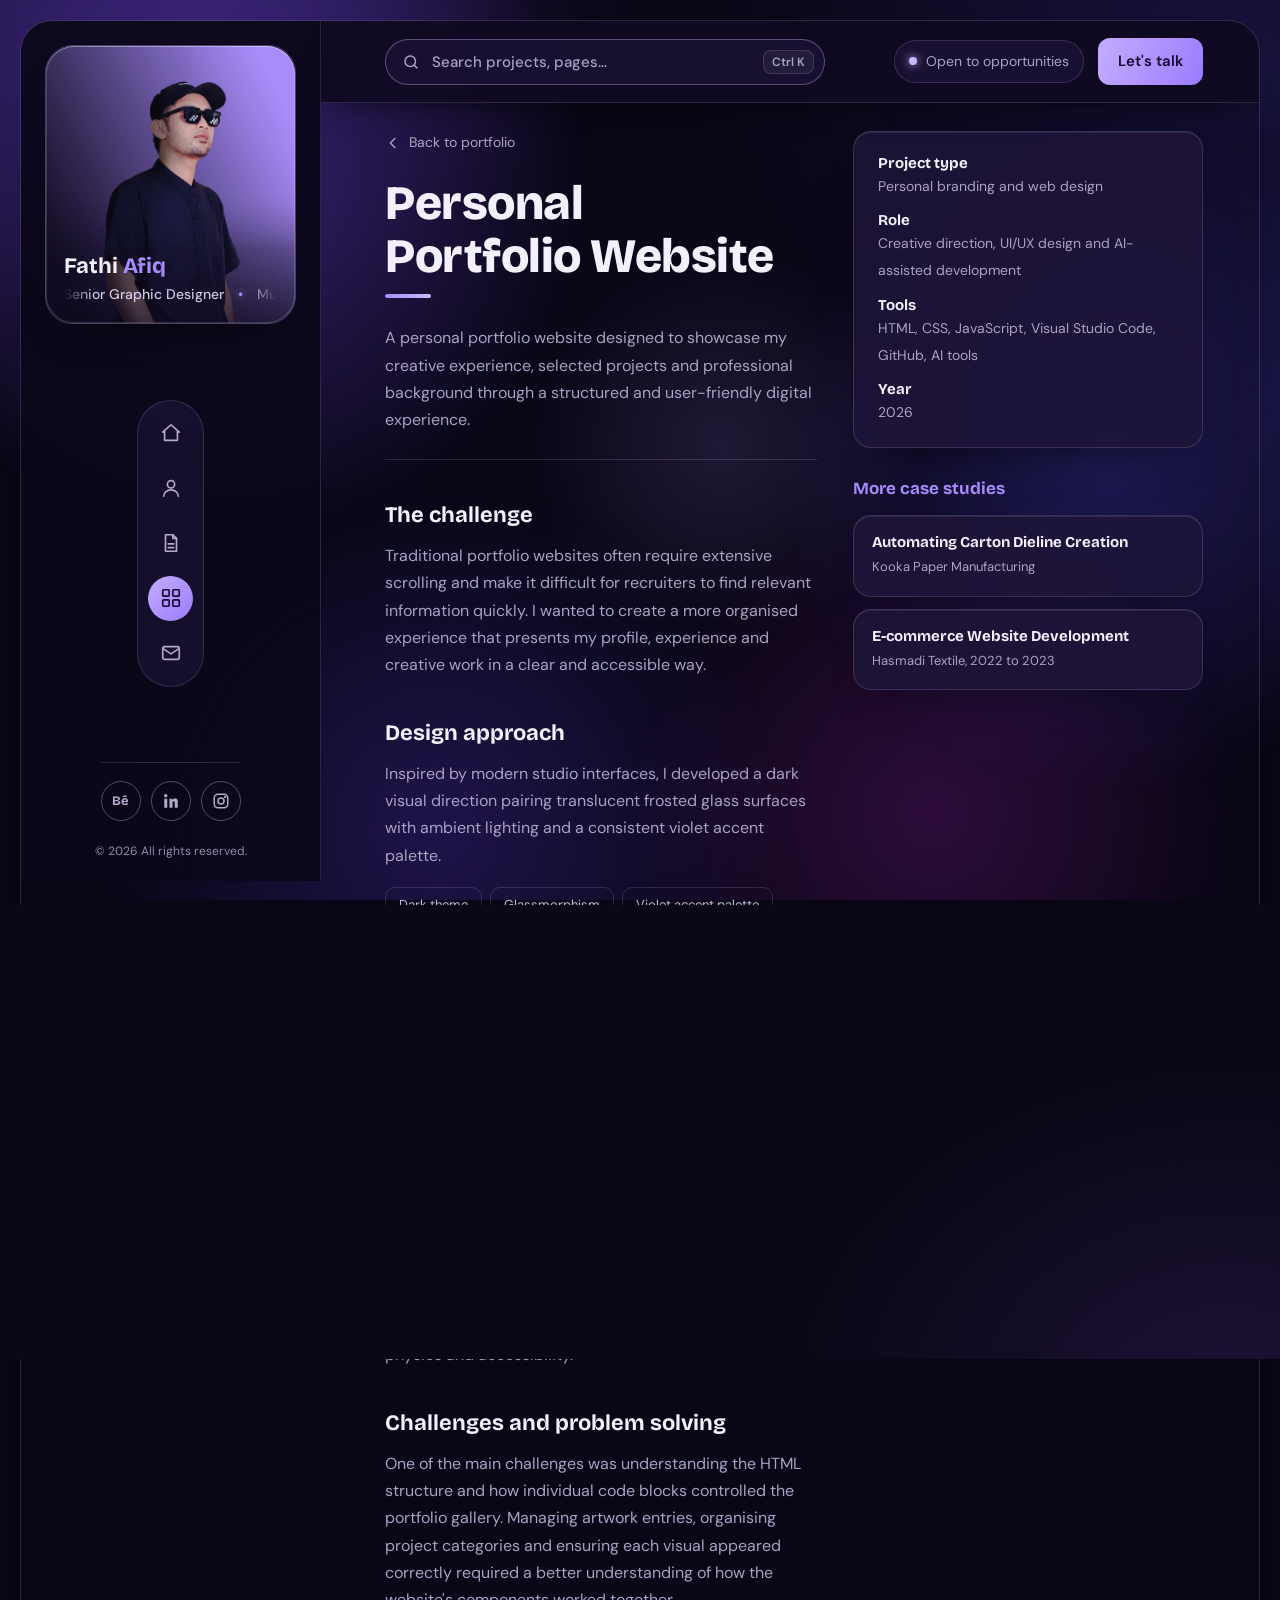
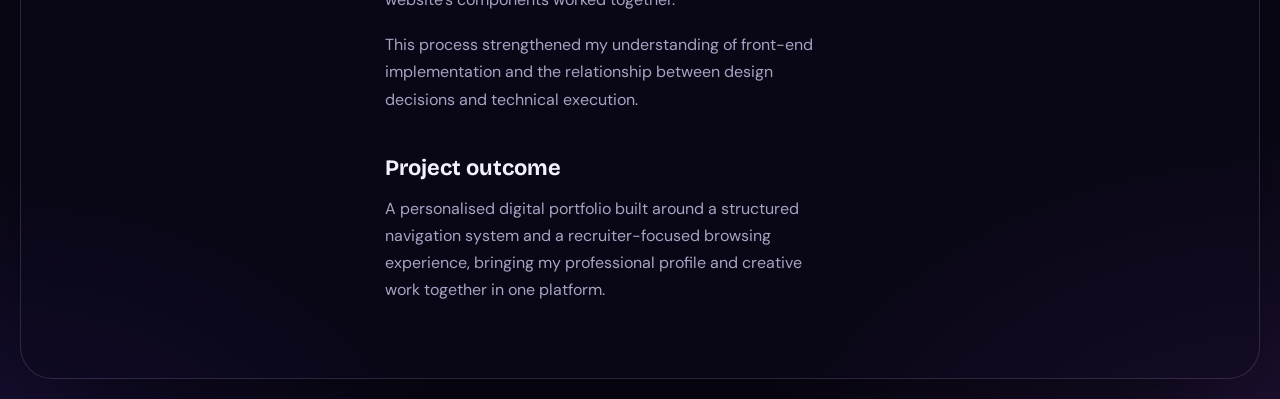
<file: case-portfolio-website.html>
<!DOCTYPE html>
<html lang="en">
<head>
  <meta charset="UTF-8">
  <meta name="viewport" content="width=device-width, initial-scale=1.0, viewport-fit=cover, interactive-widget=resizes-content">
  <meta name="description" content="Case study: designing and building the personal portfolio website of Fathi Afiq with HTML, CSS, JavaScript and AI-assisted development.">
  <meta name="theme-color" content="#0a0716">
  <meta property="og:title" content="Personal Portfolio Website | Fathi Afiq">
  <meta property="og:description" content="Design system, glassmorphism architecture, and fluid interactions behind Fathi Afiq's personal portfolio.">
  <meta property="og:type" content="article">
  <meta property="og:image" content="assets/images/profile/profile.webp">
  <meta name="twitter:card" content="summary_large_image">
  <link rel="icon" type="image/svg+xml" href="assets/icons/favicon.svg">
  <title>Personal Portfolio Website | Fathi Afiq</title>

  <link rel="preconnect" href="https://fonts.googleapis.com">
  <link rel="preconnect" href="https://fonts.gstatic.com" crossorigin>
  <link href="https://fonts.googleapis.com/css2?family=Bricolage+Grotesque:opsz,wght@12..96,500..800&family=DM+Sans:wght@400;500;600&display=swap" rel="stylesheet">
  <link rel="stylesheet" href="assets/css/style.css">
</head>
<body>
  <a class="skip-link" href="#main-content">Skip to main content</a>
  <div class="app">

    <!-- SIDEBAR: same block as index.html; only aria-current moves -->
    <aside class="sidebar">
      <div class="profile">
        <div class="avatar">
          <span>FA</span>
          <img src="assets/images/profile/profile.webp" alt="Fathi Afiq">
        </div>
        <div class="who">
          <p class="who-name">Fathi <span class="af">Afiq</span></p>
          <div class="ticker" role="note" aria-label="Senior Graphic Designer, Multimedia and Creative Production">
            <div class="ticker-track" aria-hidden="true">
              <span>Senior Graphic Designer</span>
              <span>Multimedia Production</span>
              <span>Packaging &amp; Print</span>
              <span>Digital Marketing</span>
              <span>Creative Problem-Solving</span>
            </div>
          </div>
        </div>
      </div>

      <nav class="nav" aria-label="Main">
        <a href="index.html" data-label="Home" aria-label="Home">
          <svg viewBox="0 0 24 24" aria-hidden="true"><path d="M3 11l9-8 9 8M5 10v10h14V10"/></svg>
        </a>
        <a href="about.html" data-label="About" aria-label="About">
          <svg viewBox="0 0 24 24" aria-hidden="true"><circle cx="12" cy="8" r="4"/><path d="M4 21c0-4 4-7 8-7s8 3 8 7"/></svg>
        </a>
        <a href="resume.html" data-label="Resume" aria-label="Resume">
          <svg viewBox="0 0 24 24" aria-hidden="true"><path d="M6 3h8l4 4v14H6z"/><path d="M14 3v4h4M9 13h6M9 17h6"/></svg>
        </a>
        <a href="portfolio.html" data-label="Portfolio" aria-label="Portfolio" aria-current="page">
          <svg viewBox="0 0 24 24" aria-hidden="true"><rect x="3" y="3" width="7" height="7" rx="1"/><rect x="14" y="3" width="7" height="7" rx="1"/><rect x="3" y="14" width="7" height="7" rx="1"/><rect x="14" y="14" width="7" height="7" rx="1"/></svg>
        </a>
        <a href="contact.html" data-label="Contact" aria-label="Contact">
          <svg viewBox="0 0 24 24" aria-hidden="true"><rect x="3" y="5" width="18" height="14" rx="2"/><path d="M3 7l9 6 9-6"/></svg>
        </a>
      </nav>

      <div class="socials">
        <a href="https://www.behance.net/fathiafiq" target="_blank" rel="noopener" aria-label="Behance">Bē</a>
        <a href="https://www.linkedin.com/in/fathi-afiq-fv97/" target="_blank" rel="noopener" aria-label="LinkedIn"><svg class="sc" viewBox="0 0 24 24" fill="currentColor" aria-hidden="true"><rect x="3" y="9" width="4" height="12"/><circle cx="5" cy="5" r="2.2"/><path d="M10 9h3.8v1.7c.8-1.2 2.2-1.9 3.8-1.9C21 8.8 21 11.5 21 14v7h-4v-6c0-1.5 0-2.7-1.6-2.7S14 13.5 14 15v6h-4z"/></svg></a>
        <a href="https://www.instagram.com/fathii_afiiq/" target="_blank" rel="noopener" aria-label="Instagram"><svg class="sc" viewBox="0 0 24 24" fill="none" stroke="currentColor" stroke-width="2" stroke-linecap="round" stroke-linejoin="round" aria-hidden="true"><rect x="3" y="3" width="18" height="18" rx="5"/><circle cx="12" cy="12" r="4"/><circle cx="17.5" cy="6.5" r=".6" fill="currentColor"/></svg></a>
      </div>
    </aside>

    <main class="main main-about" id="main-content">

      <section class="content cs">
        <a class="back" href="portfolio.html"><svg viewBox="0 0 24 24" aria-hidden="true"><path d="M15 5l-7 7 7 7"/></svg> Back to portfolio</a>
        <h1 class="about-title">Personal Portfolio Website</h1>
        <div class="lead"><p>A personal portfolio website designed to showcase my creative experience, selected projects and professional background through a structured and user-friendly digital experience.</p></div>
        <h2>The challenge</h2>
        <p>Traditional portfolio websites often require extensive scrolling and make it difficult for recruiters to find relevant information quickly. I wanted to create a more organised experience that presents my profile, experience and creative work in a clear and accessible way.</p>
        <h2>Design approach</h2>
        <p>Inspired by modern studio interfaces, I developed a dark visual direction pairing translucent frosted glass surfaces with ambient lighting and a consistent violet accent palette.</p>
        <div class="chips"><span>Dark theme</span><span>Glassmorphism</span><span>Violet accent palette</span><span>Three-panel layout</span></div>
        <p>The interface follows a structured floating-window layout, keeping profile navigation accessible while presenting the main content and tactile visual previews in dedicated panels. My priorities were clarity, fluid interaction and efficient navigation, allowing recruiters to explore relevant information without unnecessary scrolling.</p>
        <h2>Design and development</h2>
        <p>I established the visual direction, information architecture, navigation flow and user experience. The website was developed using HTML, CSS and JavaScript, with AI-assisted coding to support implementation, motion physics and accessibility.</p>
        <h2>Challenges and problem solving</h2>
        <p>One of the main challenges was understanding the HTML structure and how individual code blocks controlled the portfolio gallery. Managing artwork entries, organising project categories and ensuring each visual appeared correctly required a better understanding of how the website's components worked together.</p>
        <p>This process strengthened my understanding of front-end implementation and the relationship between design decisions and technical execution.</p>
        <h2>Project outcome</h2>
        <p>A personalised digital portfolio built around a structured navigation system and a recruiter-focused browsing experience, bringing my professional profile and creative work together in one platform.</p>

      </section>

      <aside class="side side-sticky" aria-label="Project details">
        <div class="box"><ul class="plain"><li><strong>Project type</strong><span>Personal branding and web design</span></li><li><strong>Role</strong><span>Creative direction, UI/UX design and AI-assisted development</span></li><li><strong>Tools</strong><span>HTML, CSS, JavaScript, Visual Studio Code, GitHub, AI tools</span></li><li><strong>Year</strong><span>2026</span></li></ul></div>
        <h2 class="side-title">More case studies</h2><a class="box hov draw mini" href="case-carton-dieline.html"><strong>Automating Carton Dieline Creation</strong><span>Kooka Paper Manufacturing</span></a><a class="box hov draw mini" href="case-hasmadi-ecommerce.html"><strong>E-commerce Website Development</strong><span>Hasmadi Textile, 2022 to 2023</span></a>
      </aside>
    </main>
  </div>

  <script src="assets/js/main.js"></script>
</body>
</html>
</file>
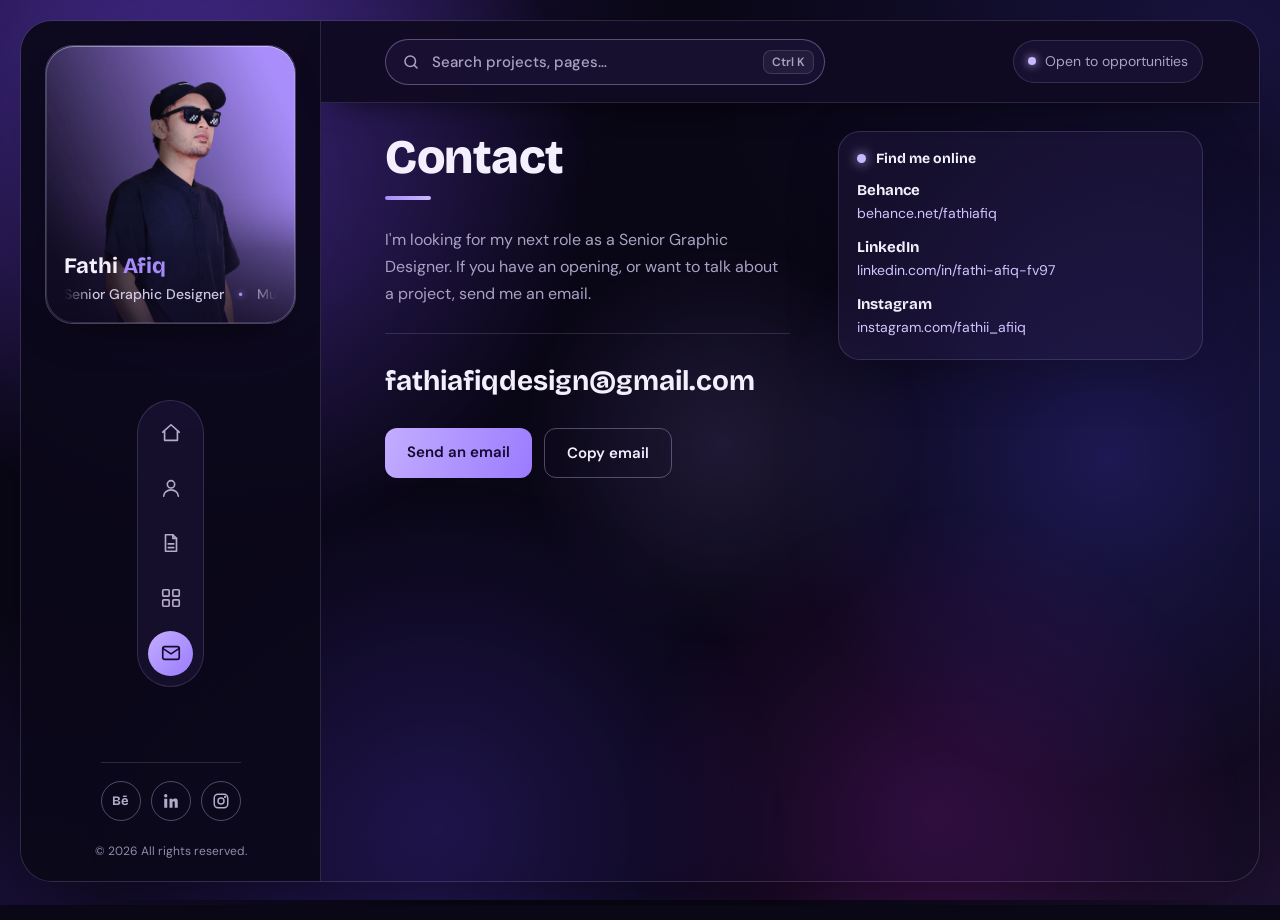
<file: contact.html>
<!DOCTYPE html>
<html lang="en">
<head>
  <meta charset="UTF-8">
  <meta name="viewport" content="width=device-width, initial-scale=1.0, viewport-fit=cover, interactive-widget=resizes-content">
  <meta name="description" content="Contact Fathi Afiq, a Senior Graphic Designer open to new opportunities, by email or through Behance, LinkedIn and Instagram.">
  <meta name="theme-color" content="#0a0716">
  <meta property="og:title" content="Contact | Fathi Afiq">
  <meta property="og:description" content="Contact Fathi Afiq for Senior Graphic Designer roles and creative projects.">
  <meta property="og:type" content="website">
  <meta property="og:image" content="assets/images/profile/profile.webp">
  <meta name="twitter:card" content="summary_large_image">
  <link rel="icon" type="image/svg+xml" href="assets/icons/favicon.svg">
  <title>Contact | Fathi Afiq</title>

  <link rel="preconnect" href="https://fonts.googleapis.com">
  <link rel="preconnect" href="https://fonts.gstatic.com" crossorigin>
  <link href="https://fonts.googleapis.com/css2?family=Bricolage+Grotesque:opsz,wght@12..96,500..800&family=DM+Sans:wght@400;500;600&display=swap" rel="stylesheet">
  <link rel="stylesheet" href="assets/css/style.css">
</head>
<body class="page-contact">
  <a class="skip-link" href="#main-content">Skip to main content</a>
  <div class="app">

    <!-- SIDEBAR: same block as index.html; only aria-current moves -->
    <aside class="sidebar">
      <div class="profile">
        <div class="avatar">
          <span>FA</span>
          <img src="assets/images/profile/profile.webp" alt="Fathi Afiq">
        </div>
        <div class="who">
          <p class="who-name">Fathi <span class="af">Afiq</span></p>
          <div class="ticker" role="note" aria-label="Senior Graphic Designer, Multimedia and Creative Production">
            <div class="ticker-track" aria-hidden="true">
              <span>Senior Graphic Designer</span>
              <span>Multimedia Production</span>
              <span>Packaging &amp; Print</span>
              <span>Digital Marketing</span>
              <span>Creative Problem-Solving</span>
            </div>
          </div>
        </div>
      </div>

      <nav class="nav" aria-label="Main">
        <a href="index.html" data-label="Home" aria-label="Home">
          <svg viewBox="0 0 24 24" aria-hidden="true"><path d="M3 11l9-8 9 8M5 10v10h14V10"/></svg>
        </a>
        <a href="about.html" data-label="About" aria-label="About">
          <svg viewBox="0 0 24 24" aria-hidden="true"><circle cx="12" cy="8" r="4"/><path d="M4 21c0-4 4-7 8-7s8 3 8 7"/></svg>
        </a>
        <a href="resume.html" data-label="Resume" aria-label="Resume">
          <svg viewBox="0 0 24 24" aria-hidden="true"><path d="M6 3h8l4 4v14H6z"/><path d="M14 3v4h4M9 13h6M9 17h6"/></svg>
        </a>
        <a href="portfolio.html" data-label="Portfolio" aria-label="Portfolio">
          <svg viewBox="0 0 24 24" aria-hidden="true"><rect x="3" y="3" width="7" height="7" rx="1"/><rect x="14" y="3" width="7" height="7" rx="1"/><rect x="3" y="14" width="7" height="7" rx="1"/><rect x="14" y="14" width="7" height="7" rx="1"/></svg>
        </a>
        <a href="contact.html" data-label="Contact" aria-label="Contact" aria-current="page">
          <svg viewBox="0 0 24 24" aria-hidden="true"><rect x="3" y="5" width="18" height="14" rx="2"/><path d="M3 7l9 6 9-6"/></svg>
        </a>
      </nav>

      <div class="socials">
        <a href="https://www.behance.net/fathiafiq" target="_blank" rel="noopener" aria-label="Behance">Bē</a>
        <a href="https://www.linkedin.com/in/fathi-afiq-fv97/" target="_blank" rel="noopener" aria-label="LinkedIn"><svg class="sc" viewBox="0 0 24 24" fill="currentColor" aria-hidden="true"><rect x="3" y="9" width="4" height="12"/><circle cx="5" cy="5" r="2.2"/><path d="M10 9h3.8v1.7c.8-1.2 2.2-1.9 3.8-1.9C21 8.8 21 11.5 21 14v7h-4v-6c0-1.5 0-2.7-1.6-2.7S14 13.5 14 15v6h-4z"/></svg></a>
        <a href="https://www.instagram.com/fathii_afiiq/" target="_blank" rel="noopener" aria-label="Instagram"><svg class="sc" viewBox="0 0 24 24" fill="none" stroke="currentColor" stroke-width="2" stroke-linecap="round" stroke-linejoin="round" aria-hidden="true"><rect x="3" y="3" width="18" height="18" rx="5"/><circle cx="12" cy="12" r="4"/><circle cx="17.5" cy="6.5" r=".6" fill="currentColor"/></svg></a>
      </div>
    </aside>

    <main class="main main-top" id="main-content">

      <section class="content">
        <h1 class="about-title">Contact</h1>
        <div class="lead"><p>I'm looking for my next role as a Senior Graphic Designer. If you have an opening, or want to talk about a project, send me an email.</p></div>
        <p class="email">fathiafiqdesign@gmail.com</p>

        <div class="actions">
          <a class="btn btn-primary" href="mailto:fathiafiqdesign@gmail.com?subject=Hello%20Fathi">Send an email</a>
          <button class="btn" type="button" data-copy="fathiafiqdesign@gmail.com">Copy email</button>
        </div>
        <p class="copy-note" role="status" aria-live="polite"></p>
      </section>

      <aside class="preview rs-panel" aria-label="Find me online">
        <div class="pv-head"><i></i> Find me online</div>
        <ul class="plain">
          <li><strong>Behance</strong><a href="https://www.behance.net/fathiafiq" target="_blank" rel="noopener">behance.net/fathiafiq</a></li>
          <li><strong>LinkedIn</strong><a href="https://www.linkedin.com/in/fathi-afiq-fv97/" target="_blank" rel="noopener">linkedin.com/in/fathi-afiq-fv97</a></li>
          <li><strong>Instagram</strong><a href="https://www.instagram.com/fathii_afiiq/" target="_blank" rel="noopener">instagram.com/fathii_afiiq</a></li>
        </ul>
      </aside>
    </main>
  </div>

  <script src="assets/js/main.js"></script>
</body>
</html>
</file>
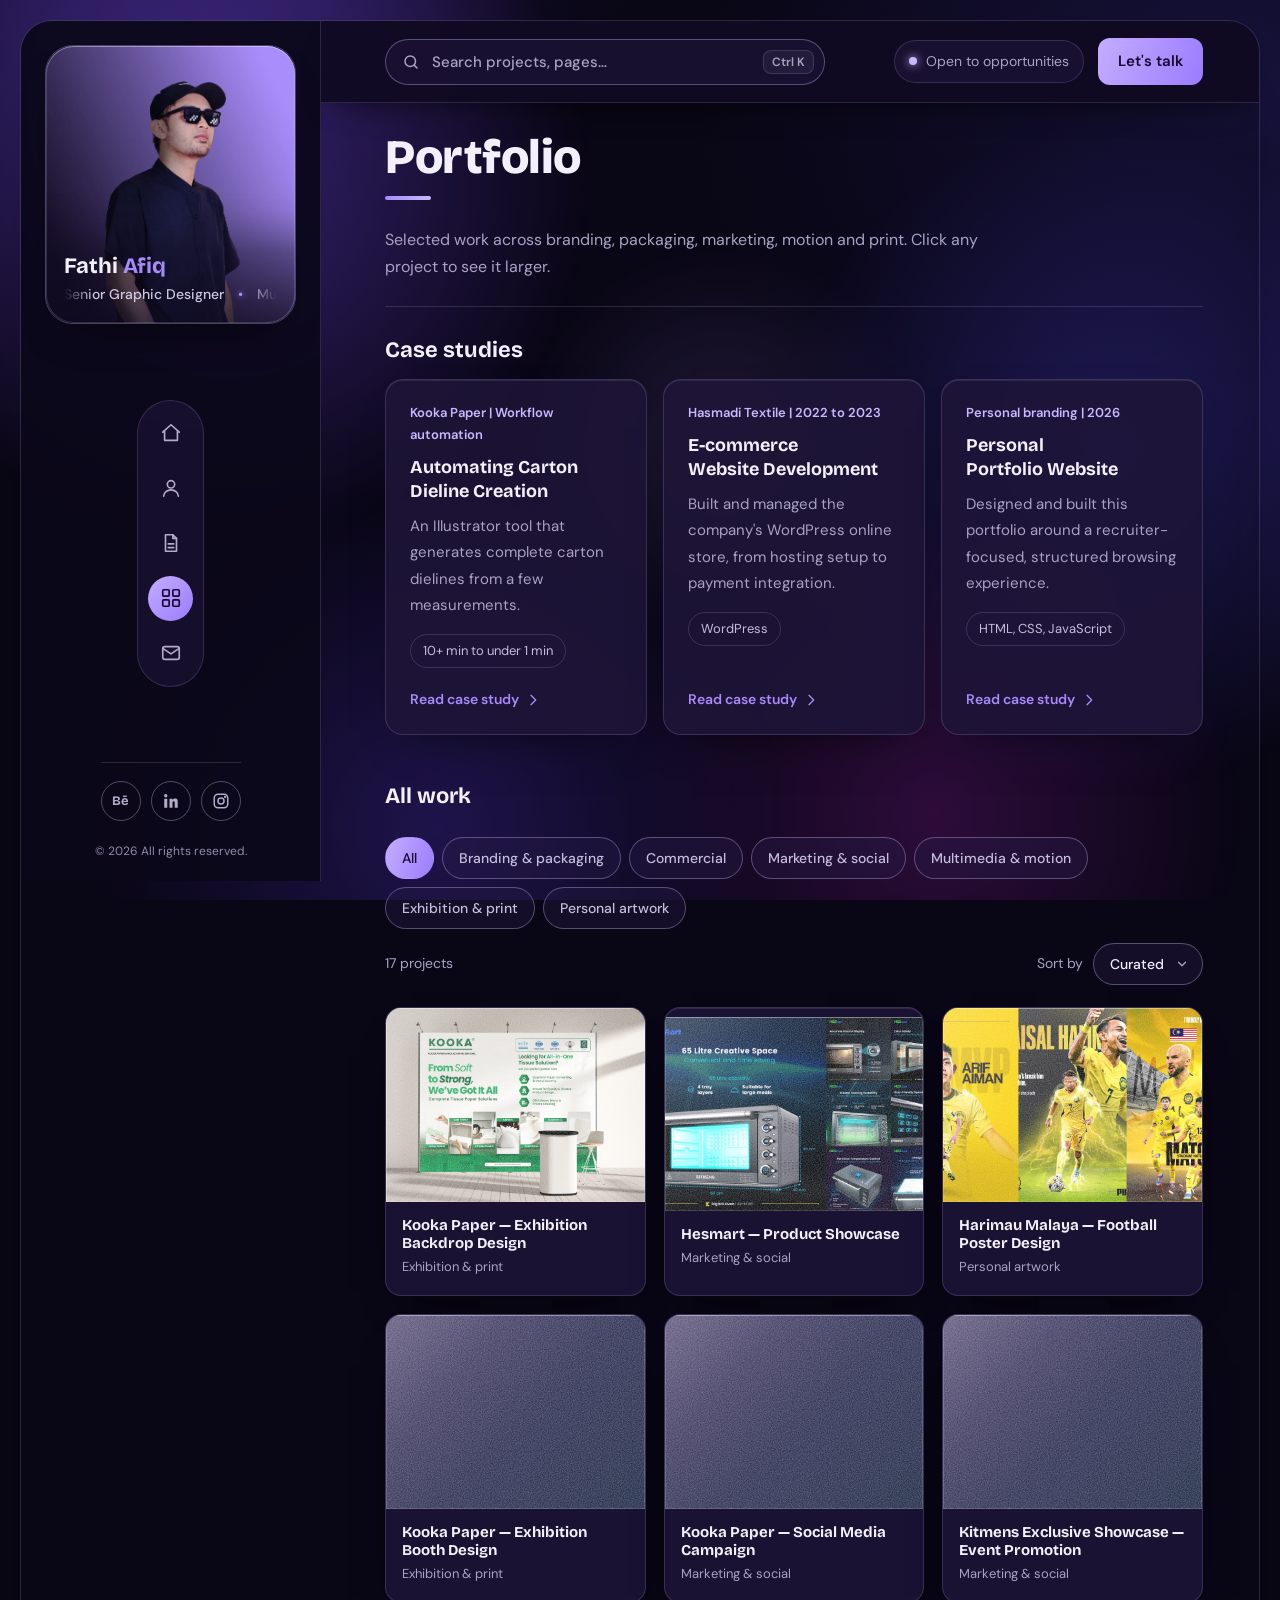
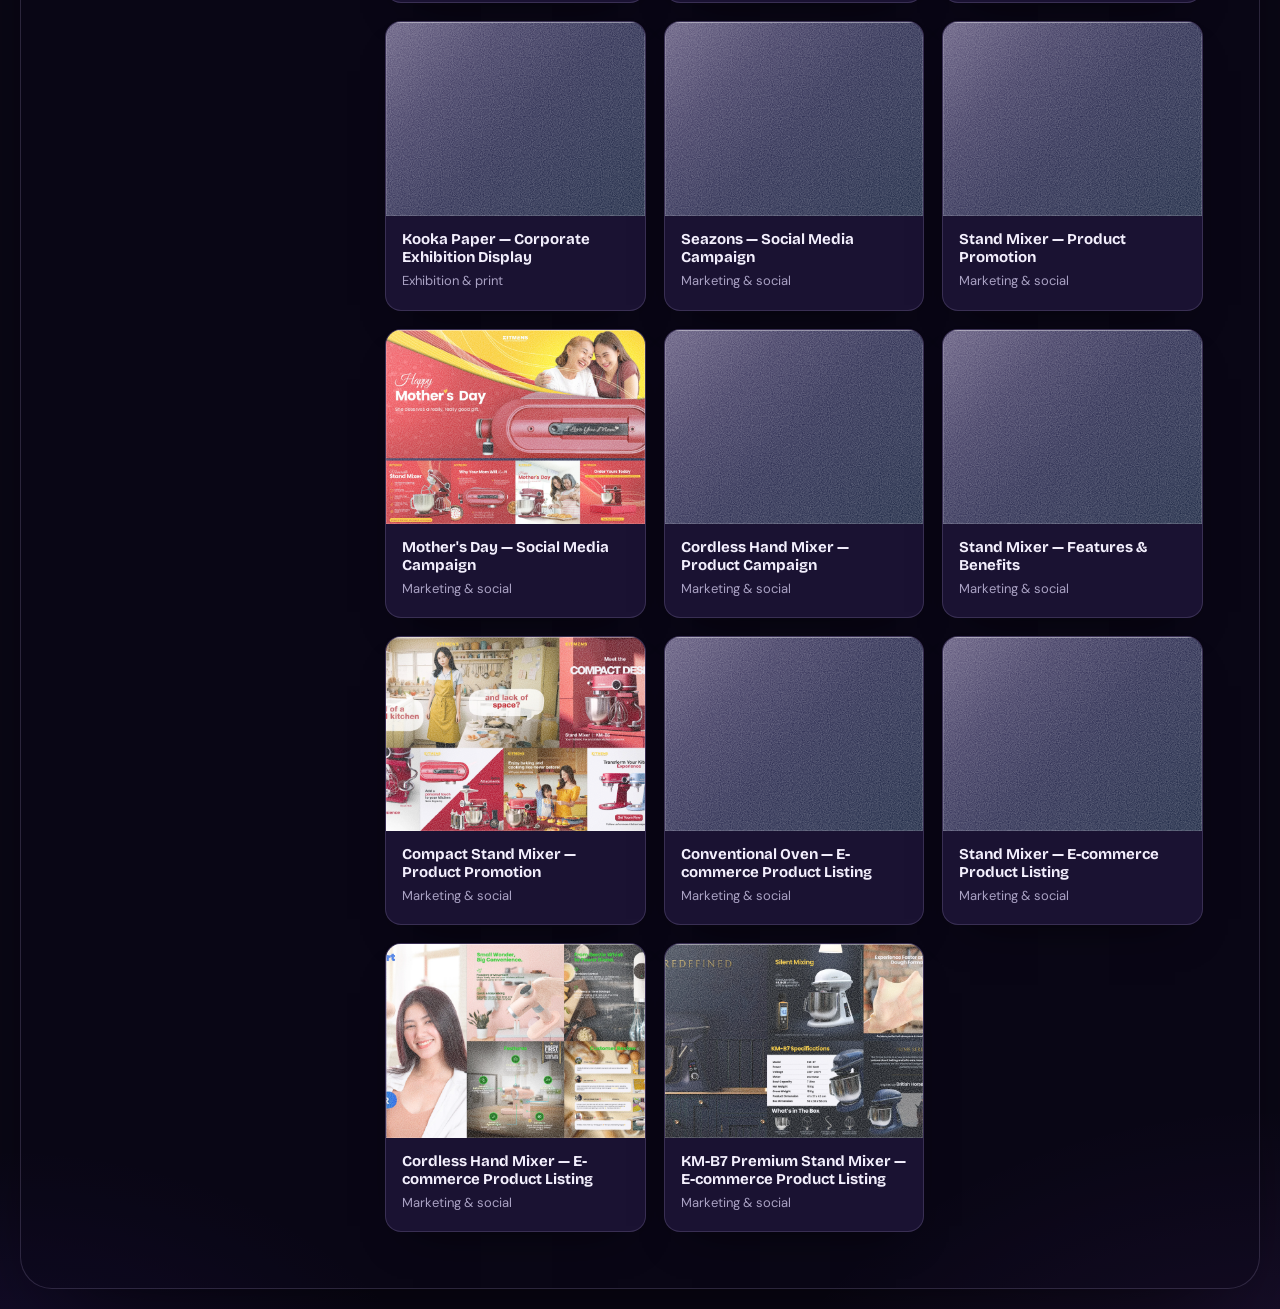
<file: portfolio.html>
<!DOCTYPE html>
<html lang="en">
<head>
  <meta charset="UTF-8">
  <meta name="viewport" content="width=device-width, initial-scale=1.0, viewport-fit=cover, interactive-widget=resizes-content">
  <meta name="description" content="Portfolio of Fathi Afiq, Senior Graphic Designer: branding, packaging, digital marketing, multimedia and exhibition projects, plus case studies.">
  <meta name="theme-color" content="#0a0716">
  <meta property="og:title" content="Portfolio | Fathi Afiq">
  <meta property="og:description" content="Selected exhibition, print, digital marketing, e-commerce, and poster design projects by Fathi Afiq.">
  <meta property="og:type" content="website">
  <meta property="og:image" content="assets/images/exhibition-print/exhibition print-kooka-01.webp">
  <meta name="twitter:card" content="summary_large_image">
  <link rel="icon" type="image/svg+xml" href="assets/icons/favicon.svg">
  <title>Portfolio | Fathi Afiq</title>

  <link rel="preconnect" href="https://fonts.googleapis.com">
  <link rel="preconnect" href="https://fonts.gstatic.com" crossorigin>
  <link href="https://fonts.googleapis.com/css2?family=Bricolage+Grotesque:opsz,wght@12..96,500..800&family=DM+Sans:wght@400;500;600&display=swap" rel="stylesheet">
  <link rel="stylesheet" href="assets/css/style.css">
</head>
<body>
  <a class="skip-link" href="#main-content">Skip to main content</a>
  <div class="app">

    <!-- SIDEBAR: same block as index.html; only aria-current moves -->
    <aside class="sidebar">
      <div class="profile">
        <div class="avatar">
          <span>FA</span>
          <img src="assets/images/profile/profile.webp" alt="Fathi Afiq">
        </div>
        <div class="who">
          <p class="who-name">Fathi <span class="af">Afiq</span></p>
          <div class="ticker" role="note" aria-label="Senior Graphic Designer, Multimedia and Creative Production">
            <div class="ticker-track" aria-hidden="true">
              <span>Senior Graphic Designer</span>
              <span>Multimedia Production</span>
              <span>Packaging &amp; Print</span>
              <span>Digital Marketing</span>
              <span>Creative Problem-Solving</span>
            </div>
          </div>
        </div>
      </div>

      <nav class="nav" aria-label="Main">
        <a href="index.html" data-label="Home" aria-label="Home">
          <svg viewBox="0 0 24 24" aria-hidden="true"><path d="M3 11l9-8 9 8M5 10v10h14V10"/></svg>
        </a>
        <a href="about.html" data-label="About" aria-label="About">
          <svg viewBox="0 0 24 24" aria-hidden="true"><circle cx="12" cy="8" r="4"/><path d="M4 21c0-4 4-7 8-7s8 3 8 7"/></svg>
        </a>
        <a href="resume.html" data-label="Resume" aria-label="Resume">
          <svg viewBox="0 0 24 24" aria-hidden="true"><path d="M6 3h8l4 4v14H6z"/><path d="M14 3v4h4M9 13h6M9 17h6"/></svg>
        </a>
        <a href="portfolio.html" data-label="Portfolio" aria-label="Portfolio" aria-current="page">
          <svg viewBox="0 0 24 24" aria-hidden="true"><rect x="3" y="3" width="7" height="7" rx="1"/><rect x="14" y="3" width="7" height="7" rx="1"/><rect x="3" y="14" width="7" height="7" rx="1"/><rect x="14" y="14" width="7" height="7" rx="1"/></svg>
        </a>
        <a href="contact.html" data-label="Contact" aria-label="Contact">
          <svg viewBox="0 0 24 24" aria-hidden="true"><rect x="3" y="5" width="18" height="14" rx="2"/><path d="M3 7l9 6 9-6"/></svg>
        </a>
      </nav>

      <div class="socials">
        <a href="https://www.behance.net/fathiafiq" target="_blank" rel="noopener" aria-label="Behance">Bē</a>
        <a href="https://www.linkedin.com/in/fathi-afiq-fv97/" target="_blank" rel="noopener" aria-label="LinkedIn"><svg class="sc" viewBox="0 0 24 24" fill="currentColor" aria-hidden="true"><rect x="3" y="9" width="4" height="12"/><circle cx="5" cy="5" r="2.2"/><path d="M10 9h3.8v1.7c.8-1.2 2.2-1.9 3.8-1.9C21 8.8 21 11.5 21 14v7h-4v-6c0-1.5 0-2.7-1.6-2.7S14 13.5 14 15v6h-4z"/></svg></a>
        <a href="https://www.instagram.com/fathii_afiiq/" target="_blank" rel="noopener" aria-label="Instagram"><svg class="sc" viewBox="0 0 24 24" fill="none" stroke="currentColor" stroke-width="2" stroke-linecap="round" stroke-linejoin="round" aria-hidden="true"><rect x="3" y="3" width="18" height="18" rx="5"/><circle cx="12" cy="12" r="4"/><circle cx="17.5" cy="6.5" r=".6" fill="currentColor"/></svg></a>
      </div>
    </aside>

    <main class="main main-wide" id="main-content">
      <section class="content">
        <h1 class="about-title">Portfolio</h1>
        <div class="lead"><p>Selected work across branding, packaging, marketing, motion and print. Click any project to see it larger.</p></div>

        <div class="filters" role="group" aria-label="Filter by category">
          <button type="button" data-filter="all" aria-pressed="true">All</button>
          <button type="button" data-filter="branding-packaging" aria-pressed="false">Branding &amp; packaging</button>
          <button type="button" data-filter="commercial" aria-pressed="false">Commercial</button>
          <button type="button" data-filter="marketing-social" aria-pressed="false">Marketing &amp; social</button>
          <button type="button" data-filter="multimedia" aria-pressed="false">Multimedia &amp; motion</button>
          <button type="button" data-filter="exhibition-print" aria-pressed="false">Exhibition &amp; print</button>
          <button type="button" data-filter="personal-artwork" aria-pressed="false">Personal artwork</button>
        </div>
        <p class="count" aria-live="polite">17 projects</p>

        <!--
          HOW TO ADD A PROJECT
          1. Copy one whole <button type="button" class="work"> ... </button> block below and paste it where you want it (order = curated order on the page).
          2. Change only these attributes (use forward slashes "/" in all paths):
             data-cat    category folder name: branding-packaging | commercial | marketing-social | multimedia | exhibition-print | personal-artwork
             data-title  project name (shown on the card and in the viewer)
             data-desc   2-3 sentences: the brief, your role, the result
             data-img    cover image path, e.g. assets/images/commercial/poster-01.webp
             data-more   OPTIONAL extra images shown in the viewer, separated by commas
             data-video  OPTIONAL YouTube/Vimeo EMBED link (data-img is then the cover)
             data-meta   OPTIONAL one line, e.g. Client: Kooka Paper | Tools: Illustrator, Photoshop | 2025
             data-pos    OPTIONAL which part of the image the card crop shows: top | center | bottom (default center)
          3. Keep the style="--a:..;--b:.." part; it is the colour shown while the image loads.
        -->
        <div class="grid">
          <button type="button" class="work" data-featured
            data-cat="exhibition-print"
            data-title="Kooka Paper — Exhibition Backdrop Design"
            data-desc="Designed exhibition backdrop visuals showcasing Kooka Paper's product range, manufacturing capabilities and company credentials through a clean, structured presentation."
            data-img="assets/images/exhibition-print/exhibition print-kooka-01.webp"
            data-more="assets/images/exhibition-print/exhibition print-kooka-02.webp"
            data-meta="Client: Kooka Paper Manufacturing Sdn. Bhd."
            style="--a:#3c315f;--b:#172340">
            <span class="thumb"></span>
            <span class="work-info"><strong>Kooka Paper — Exhibition Backdrop Design</strong><small>Exhibition &amp; print</small></span>
          </button>
          <button type="button" class="work" data-featured
            data-cat="marketing-social"
            data-title="Hesmart — Product Showcase"
            data-desc="Created product-focused social media visuals showcasing Kitmens's Oven features, technology and capabilities."
            data-img="assets/images/marketing-social/Kitmens/kitmens-social-collection-01.webp"
            data-more="assets/images/marketing-social/Kitmens/kitmens-social-collection-01-02.webp, assets/images/marketing-social/Kitmens/kitmens-social-collection-01-03.webp, assets/images/marketing-social/Kitmens/kitmens-social-collection-01-04.webp, assets/images/marketing-social/Kitmens/kitmens-social-collection-01-05.webp, assets/images/marketing-social/Kitmens/kitmens-social-collection-01-06.webp, assets/images/marketing-social/Kitmens/kitmens-social-collection-01-07.webp, assets/images/marketing-social/Kitmens/kitmens-social-collection-01-08.webp"
            data-meta="Client: Kitmens Sdn. Bhd."
            style="--a:#3c315f;--b:#172340">
            <span class="thumb"></span>
            <span class="work-info"><strong>Hesmart — Product Showcase</strong><small>Marketing &amp; social</small></span>
          </button>
          <button type="button" class="work" data-featured
            data-cat="personal-artwork"
            data-title="Harimau Malaya — Football Poster Design"
            data-desc="Created a dynamic football poster celebrating Harimau Malaya, combining a large player portrait with a smaller full-body action image to create depth, visual impact and a strong sporting atmosphere."
            data-img="assets/images/personal-artwork/personal artworks-poster-01.webp"
            data-more="assets/images/personal-artwork/personal artworks-poster-02.webp, assets/images/personal-artwork/personal artworks-poster-03.webp, assets/images/personal-artwork/personal artworks-poster-04.webp"
            data-meta="Client: Personal"
            style="--a:#3c315f;--b:#172340">
            <span class="thumb"></span>
            <span class="work-info"><strong>Harimau Malaya — Football Poster Design</strong><small>Personal artwork</small></span>
          </button>
          <button type="button" class="work" data-featured
            data-cat="exhibition-print"
            data-title="Kooka Paper — Exhibition Booth Design"
            data-desc="Developed exhibition booth graphics and spatial visual elements to create a cohesive brand presentation while showcasing Kooka Paper's products and identity."
            data-img="assets/images/exhibition-print/exhibition print-kooka-05.webp"
            data-more="assets/images/exhibition-print/exhibition print-kooka-06.webp, assets/images/exhibition-print/exhibition print-kooka-07.webp"
            data-meta="Client: Kooka Paper Manufacturing Sdn. Bhd."
            style="--a:#3c315f;--b:#172340">
            <span class="thumb"></span>
            <span class="work-info"><strong>Kooka Paper — Exhibition Booth Design</strong><small>Exhibition &amp; print</small></span>
          </button>
          <button type="button" class="work" data-featured
            data-cat="marketing-social"
            data-title="Kooka Paper — Social Media Campaign"
            data-desc="Designed promotional social media visuals highlighting Kooka Paper's products, manufacturing capabilities and sustainability initiatives."
            data-img="assets/images/marketing-social/kooka-social-collection.webp"
            data-more="assets/images/marketing-social/kooka-post-02.webp, assets/images/marketing-social/kooka-post-03.webp, assets/images/marketing-social/kooka-post-04.webp, assets/images/marketing-social/kooka-post-05.webp, assets/images/marketing-social/kooka-post-06.webp, assets/images/marketing-social/kooka-post-07.webp, assets/images/marketing-social/kooka-post-08.webp, assets/images/marketing-social/kooka-post-09.webp, assets/images/marketing-social/kooka-post-10.webp, assets/images/marketing-social/kooka-post-11.webp"
            data-meta="Client: Kooka Paper Manufacturing Sdn. Bhd."
            style="--a:#3c315f;--b:#172340">
            <span class="thumb"></span>
            <span class="work-info"><strong>Kooka Paper — Social Media Campaign</strong><small>Marketing &amp; social</small></span>
          </button>
          <button type="button" class="work" data-featured
            data-cat="marketing-social"
            data-title="Kitmens Exclusive Showcase — Event Promotion"
            data-desc="Developed event promotional materials featuring the exclusive showcase, baking demonstrations and guest chefs."
            data-img="assets/images/marketing-social/Kitmens/kitmens-social-collection-05.webp"
            data-more="assets/images/marketing-social/Kitmens/kitmens-social-collection-05-29.webp, assets/images/marketing-social/Kitmens/kitmens-social-collection-05-30.webp, assets/images/marketing-social/Kitmens/kitmens-social-collection-05-31.webp, assets/images/marketing-social/Kitmens/kitmens-social-collection-05-32.webp, assets/images/marketing-social/Kitmens/kitmens-social-collection-05-33.webp"
            data-meta="Client: Kitmens Sdn. Bhd."
            style="--a:#3c315f;--b:#172340">
            <span class="thumb"></span>
            <span class="work-info"><strong>Kitmens Exclusive Showcase — Event Promotion</strong><small>Marketing &amp; social</small></span>
          </button>
          <button type="button" class="work"
            data-cat="exhibition-print"
            data-title="Kooka Paper — Corporate Exhibition Display"
            data-desc="Created corporate exhibition graphics highlighting the company's history, product solutions and key business strengths through a professional blue visual direction."
            data-img="assets/images/exhibition-print/exhibition print-kooka-03.webp"
            data-more="assets/images/exhibition-print/exhibition print-kooka-04.webp"
            data-meta="Client: Kooka Paper Manufacturing Sdn. Bhd."
            style="--a:#3c315f;--b:#172340">
            <span class="thumb"></span>
            <span class="work-info"><strong>Kooka Paper — Corporate Exhibition Display</strong><small>Exhibition &amp; print</small></span>
          </button>
          <button type="button" class="work"
            data-cat="marketing-social"
            data-title="Seazons — Social Media Campaign"
            data-desc="Created engaging social media visuals to promote Seazons products and strengthen brand awareness."
            data-img="assets/images/marketing-social/seazons-social-collection.webp"
            data-more="assets/images/marketing-social/seazons-post-01.webp, assets/images/marketing-social/seazons-post-02.webp, assets/images/marketing-social/seazons-post-03.webp, assets/images/marketing-social/seazons-post-04.webp, assets/images/marketing-social/seazons-post-05.webp, assets/images/marketing-social/seazons-post-06.webp, assets/images/marketing-social/seazons-post-07.webp, assets/images/marketing-social/seazons-post-08.webp, assets/images/marketing-social/seazons-post-09.webp, assets/images/marketing-social/seazons-post-10.webp, assets/images/marketing-social/seazons-post-11.webp, assets/images/marketing-social/seazons-post-12.webp, assets/images/marketing-social/seazons-post-13.webp"
            data-meta="Client: Kooka Paper Manufacturing Sdn. Bhd."
            style="--a:#3c315f;--b:#172340">
            <span class="thumb"></span>
            <span class="work-info"><strong>Seazons — Social Media Campaign</strong><small>Marketing &amp; social</small></span>
          </button>
          <button type="button" class="work"
            data-cat="marketing-social"
            data-title="Stand Mixer — Product Promotion"
            data-desc="Designed promotional visuals highlighting the stand mixer's versatility and multifunctional attachments."
            data-img="assets/images/marketing-social/Kitmens/kitmens-social-collection-02.webp"
            data-more="assets/images/marketing-social/Kitmens/kitmens-social-collection-02-10.webp, assets/images/marketing-social/Kitmens/kitmens-social-collection-02-11.webp, assets/images/marketing-social/Kitmens/kitmens-social-collection-02-12.webp, assets/images/marketing-social/Kitmens/kitmens-social-collection-02-13.webp, assets/images/marketing-social/Kitmens/kitmens-social-collection-02-14.webp"
            data-meta="Client: Kitmens Sdn. Bhd."
            style="--a:#3c315f;--b:#172340">
            <span class="thumb"></span>
            <span class="work-info"><strong>Stand Mixer — Product Promotion</strong><small>Marketing &amp; social</small></span>
          </button>
          <button type="button" class="work"
            data-cat="marketing-social"
            data-title="Mother's Day — Social Media Campaign"
            data-desc="Created a seasonal campaign combining Mother's Day messaging with product promotions and gift ideas."
            data-img="assets/images/marketing-social/Kitmens/kitmens-social-collection-03.webp"
            data-more="assets/images/marketing-social/Kitmens/kitmens-social-collection-03-16.webp, assets/images/marketing-social/Kitmens/kitmens-social-collection-03-17.webp, assets/images/marketing-social/Kitmens/kitmens-social-collection-03-18.webp, assets/images/marketing-social/Kitmens/kitmens-social-collection-03-19.webp, assets/images/marketing-social/Kitmens/kitmens-social-collection-03-20.webp"
            data-meta="Client: Kitmens Sdn. Bhd."
            style="--a:#3c315f;--b:#172340">
            <span class="thumb"></span>
            <span class="work-info"><strong>Mother's Day — Social Media Campaign</strong><small>Marketing &amp; social</small></span>
          </button>
          <button type="button" class="work"
            data-cat="marketing-social"
            data-title="Cordless Hand Mixer — Product Campaign"
            data-desc="Designed engaging promotional content highlighting the convenience and features of the cordless hand mixer."
            data-img="assets/images/marketing-social/Kitmens/kitmens-social-collection-04.webp"
            data-more="assets/images/marketing-social/Kitmens/kitmens-social-collection-04-22.webp, assets/images/marketing-social/Kitmens/kitmens-social-collection-04-23.webp, assets/images/marketing-social/Kitmens/kitmens-social-collection-04-24.webp, assets/images/marketing-social/Kitmens/kitmens-social-collection-04-25.webp, assets/images/marketing-social/Kitmens/kitmens-social-collection-04-26.webp, assets/images/marketing-social/Kitmens/kitmens-social-collection-04-27.webp"
            data-meta="Client: Kitmens Sdn. Bhd."
            style="--a:#3c315f;--b:#172340">
            <span class="thumb"></span>
            <span class="work-info"><strong>Cordless Hand Mixer — Product Campaign</strong><small>Marketing &amp; social</small></span>
          </button>
          <button type="button" class="work"
            data-cat="marketing-social"
            data-title="Stand Mixer — Features &amp; Benefits"
            data-desc="Created product marketing visuals communicating key features, usability and benefits of Kitmens kitchen appliances."
            data-img="assets/images/marketing-social/Kitmens/kitmens-social-collection-06.webp"
            data-more="assets/images/marketing-social/Kitmens/kitmens-social-collection-06-35.webp, assets/images/marketing-social/Kitmens/kitmens-social-collection-06-36.webp, assets/images/marketing-social/Kitmens/kitmens-social-collection-06-37.webp, assets/images/marketing-social/Kitmens/kitmens-social-collection-06-38.webp, assets/images/marketing-social/Kitmens/kitmens-social-collection-06-39.webp, assets/images/marketing-social/Kitmens/kitmens-social-collection-06-40.webp, assets/images/marketing-social/Kitmens/kitmens-social-collection-06-41.webp"
            data-meta="Client: Kitmens Sdn. Bhd."
            style="--a:#3c315f;--b:#172340">
            <span class="thumb"></span>
            <span class="work-info"><strong>Stand Mixer — Features &amp; Benefits</strong><small>Marketing &amp; social</small></span>
          </button>
          <button type="button" class="work"
            data-cat="marketing-social"
            data-title="Compact Stand Mixer — Product Promotion"
            data-desc="Designed promotional visuals highlighting the compact design, functionality and everyday convenience of the stand mixer."
            data-img="assets/images/marketing-social/Kitmens/kitmens-social-collection-07.webp"
            data-more="assets/images/marketing-social/Kitmens/kitmens-social-collection-07-43.webp, assets/images/marketing-social/Kitmens/kitmens-social-collection-07-44.webp, assets/images/marketing-social/Kitmens/kitmens-social-collection-07-45.webp, assets/images/marketing-social/Kitmens/kitmens-social-collection-07-46.webp, assets/images/marketing-social/Kitmens/kitmens-social-collection-07-47.webp, assets/images/marketing-social/Kitmens/kitmens-social-collection-07-48.webp"
            data-meta="Client: Kitmens Sdn. Bhd."
            style="--a:#3c315f;--b:#172340">
            <span class="thumb"></span>
            <span class="work-info"><strong>Compact Stand Mixer — Product Promotion</strong><small>Marketing &amp; social</small></span>
          </button>
          <button type="button" class="work"
            data-cat="marketing-social"
            data-title="Conventional Oven — E-commerce Product Listing"
            data-desc="Designed a multi-slide product listing carousel showcasing the conventional oven's features, cooking capabilities, product details and customer benefits."
            data-img="assets/images/marketing-social/marketplace/marketing-marketplace-kitmens-01.webp"
            data-more="assets/images/marketing-social/marketplace/marketing-marketplace-kitmens-01-02.webp, assets/images/marketing-social/marketplace/marketing-marketplace-kitmens-01-03.webp, assets/images/marketing-social/marketplace/marketing-marketplace-kitmens-01-04.webp, assets/images/marketing-social/marketplace/marketing-marketplace-kitmens-01-05.webp, assets/images/marketing-social/marketplace/marketing-marketplace-kitmens-01-06.webp, assets/images/marketing-social/marketplace/marketing-marketplace-kitmens-01-07.webp, assets/images/marketing-social/marketplace/marketing-marketplace-kitmens-01-08.webp"
            data-meta="Client: Kitmens Sdn. Bhd."
            style="--a:#3c315f;--b:#172340">
            <span class="thumb"></span>
            <span class="work-info"><strong>Conventional Oven — E-commerce Product Listing</strong><small>Marketing &amp; social</small></span>
          </button>
          <button type="button" class="work"
            data-cat="marketing-social"
            data-title="Stand Mixer — E-commerce Product Listing"
            data-desc="Created product listing visuals highlighting the stand mixer's capacity, functionality, key features, specifications and versatility for everyday baking."
            data-img="assets/images/marketing-social/marketplace/marketing-marketplace-kitmens-02.webp"
            data-more="assets/images/marketing-social/marketplace/marketing-marketplace-kitmens-02-10.webp, assets/images/marketing-social/marketplace/marketing-marketplace-kitmens-02-11.webp, assets/images/marketing-social/marketplace/marketing-marketplace-kitmens-02-12.webp, assets/images/marketing-social/marketplace/marketing-marketplace-kitmens-02-13.webp, assets/images/marketing-social/marketplace/marketing-marketplace-kitmens-02-14.webp, assets/images/marketing-social/marketplace/marketing-marketplace-kitmens-02-15.webp, assets/images/marketing-social/marketplace/marketing-marketplace-kitmens-02-16.webp"
            data-meta="Client: Kitmens Sdn. Bhd."
            style="--a:#3c315f;--b:#172340">
            <span class="thumb"></span>
            <span class="work-info"><strong>Stand Mixer — E-commerce Product Listing</strong><small>Marketing &amp; social</small></span>
          </button>
          <button type="button" class="work"
            data-cat="marketing-social"
            data-title="Cordless Hand Mixer — E-commerce Product Listing"
            data-desc="Developed a product carousel presenting the cordless hand mixer's portability, convenience, key features and practical applications through product and lifestyle visuals."
            data-img="assets/images/marketing-social/marketplace/marketing-marketplace-kitmens-03.webp"
            data-more="assets/images/marketing-social/marketplace/marketing-marketplace-kitmens-03-18.webp, assets/images/marketing-social/marketplace/marketing-marketplace-kitmens-03-19.webp, assets/images/marketing-social/marketplace/marketing-marketplace-kitmens-03-20.webp, assets/images/marketing-social/marketplace/marketing-marketplace-kitmens-03-21.webp, assets/images/marketing-social/marketplace/marketing-marketplace-kitmens-03-22.webp, assets/images/marketing-social/marketplace/marketing-marketplace-kitmens-03-23.webp, assets/images/marketing-social/marketplace/marketing-marketplace-kitmens-03-24.webp"
            data-meta="Client: Kitmens Sdn. Bhd."
            style="--a:#3c315f;--b:#172340">
            <span class="thumb"></span>
            <span class="work-info"><strong>Cordless Hand Mixer — E-commerce Product Listing</strong><small>Marketing &amp; social</small></span>
          </button>
          <button type="button" class="work"
            data-cat="marketing-social"
            data-title="KM-B7 Premium Stand Mixer — E-commerce Product Listing"
            data-desc="Designed a premium product listing presentation featuring the KM-B7's specifications, performance highlights, included accessories and premium product positioning."
            data-img="assets/images/marketing-social/marketplace/marketing-marketplace-kitmens-04.webp"
            data-more="assets/images/marketing-social/marketplace/marketing-marketplace-kitmens-04-26.webp, assets/images/marketing-social/marketplace/marketing-marketplace-kitmens-04-27.webp, assets/images/marketing-social/marketplace/marketing-marketplace-kitmens-04-28.webp, assets/images/marketing-social/marketplace/marketing-marketplace-kitmens-04-29.webp, assets/images/marketing-social/marketplace/marketing-marketplace-kitmens-04-30.webp, assets/images/marketing-social/marketplace/marketing-marketplace-kitmens-04-31.webp, assets/images/marketing-social/marketplace/marketing-marketplace-kitmens-04-32.webp"
            data-meta="Client: Kitmens Sdn. Bhd."
            style="--a:#3c315f;--b:#172340">
            <span class="thumb"></span>
            <span class="work-info"><strong>KM-B7 Premium Stand Mixer — E-commerce Product Listing</strong><small>Marketing &amp; social</small></span>
          </button>
        </div>
      </section>
    </main>
  </div>

  <dialog id="viewer" aria-labelledby="v-title">
    <button type="button" class="v-close" aria-label="Close">&times;</button>

    <div class="v-stage">
      <div class="v-slide"></div>
      <button type="button" class="v-nav v-prev" aria-label="Previous"><svg viewBox="0 0 24 24" aria-hidden="true"><path d="M15 5l-7 7 7 7"/></svg></button>
      <button type="button" class="v-nav v-next" aria-label="Next"><svg viewBox="0 0 24 24" aria-hidden="true"><path d="M9 5l7 7-7 7"/></svg></button>
      <span class="v-count" aria-live="polite"></span>
    </div>

    <aside class="v-info">
      <h2 id="v-title"></h2>
      <p class="v-meta" hidden></p>
      <p class="v-desc"></p>
      <div class="v-thumbs"></div>
    </aside>
  </dialog>

  <script src="assets/js/main.js"></script>
</body>
</html>
</file>
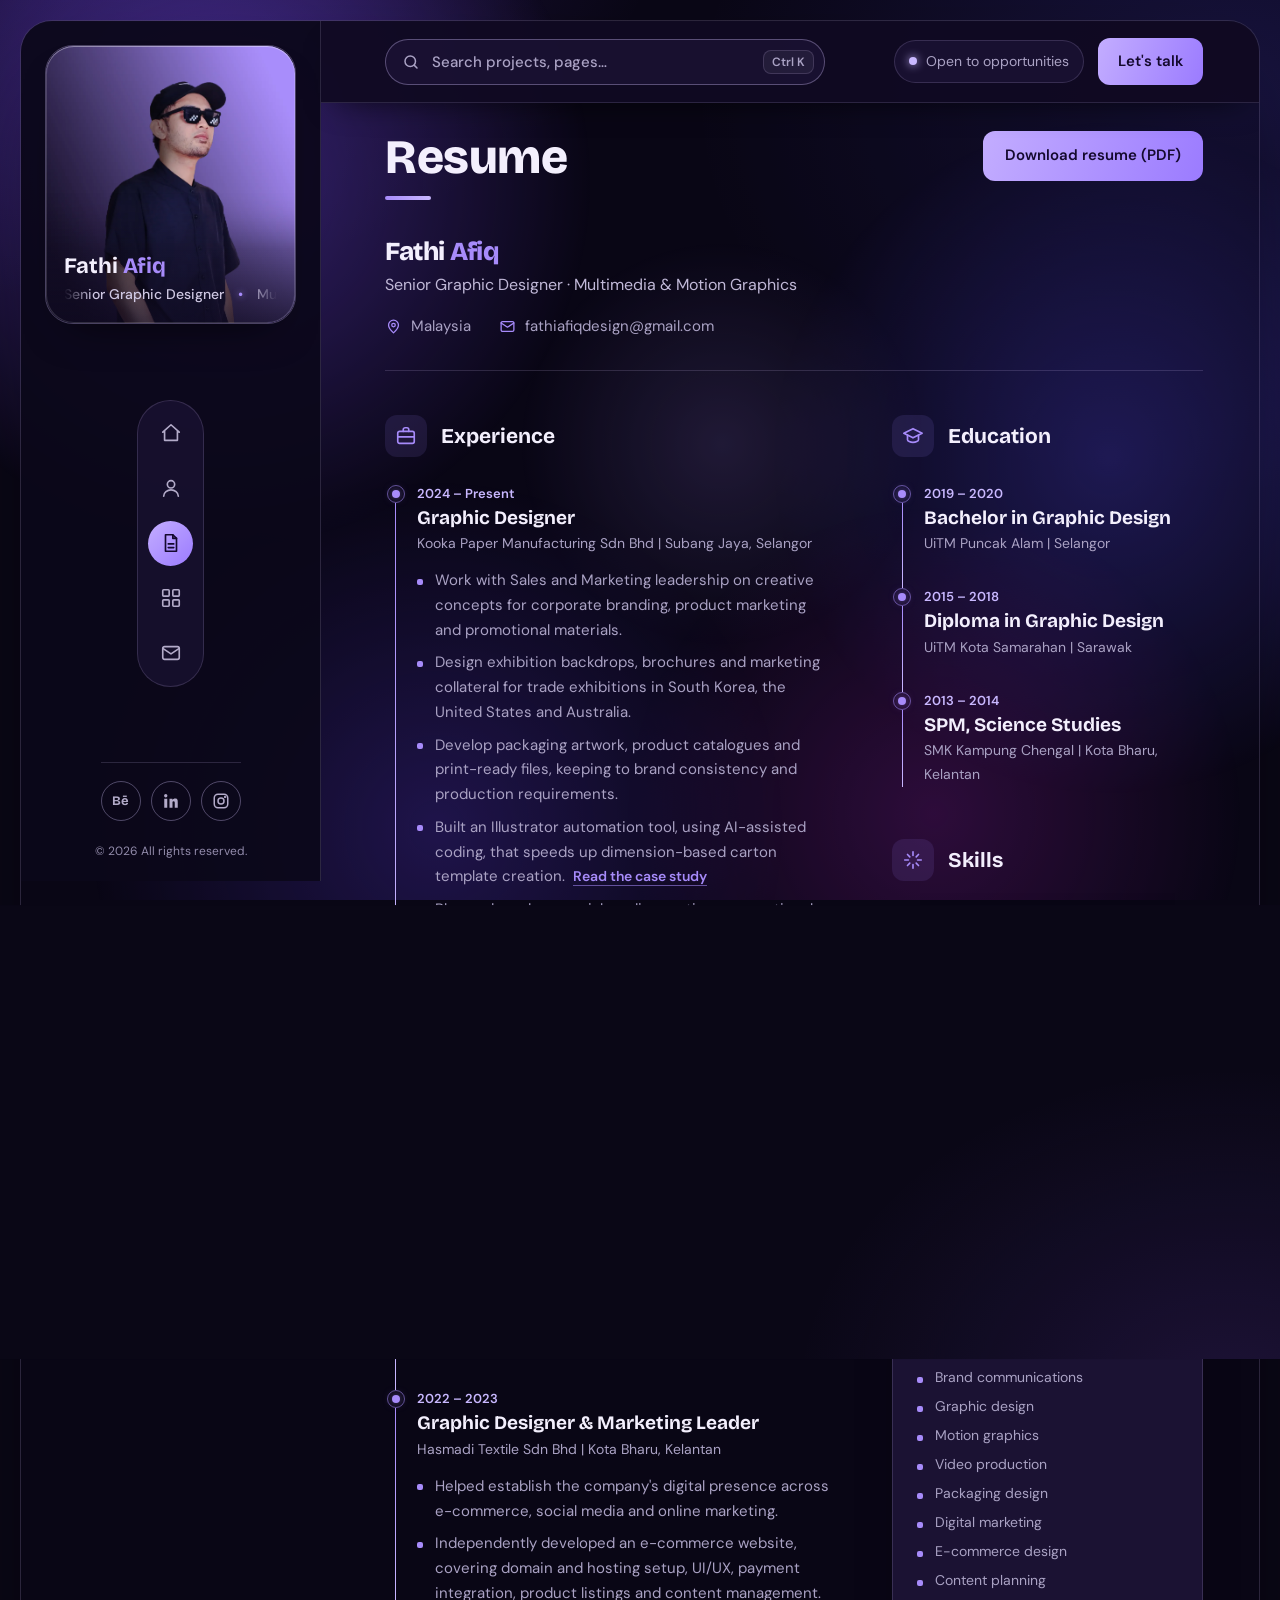
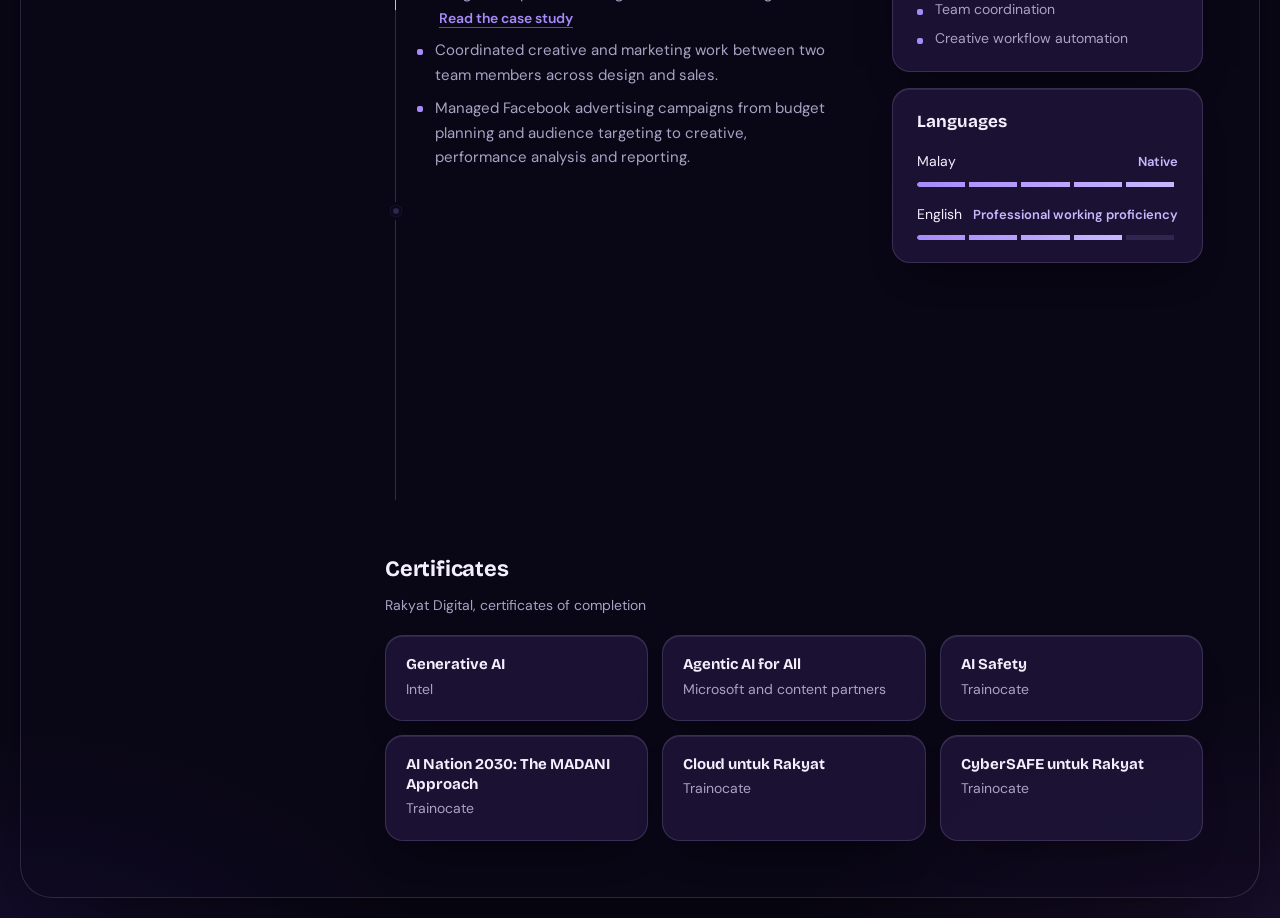
<file: resume.html>
<!DOCTYPE html>
<html lang="en">
<head>
  <meta charset="UTF-8">
  <meta name="viewport" content="width=device-width, initial-scale=1.0, viewport-fit=cover, interactive-widget=resizes-content">
  <meta name="description" content="Resume of Fathi Afiq, a Senior Graphic Designer with 5+ years of experience in brand communications, packaging, digital marketing and multimedia production. Experience, education, skills and certificates.">
  <meta name="theme-color" content="#0a0716">
  <meta property="og:title" content="Resume | Fathi Afiq">
  <meta property="og:description" content="Experience, education, skills and certificates of Fathi Afiq, Senior Graphic Designer.">
  <meta property="og:type" content="website">
  <meta property="og:image" content="assets/images/profile/profile.webp">
  <meta name="twitter:card" content="summary_large_image">
  <link rel="icon" type="image/svg+xml" href="assets/icons/favicon.svg">
  <title>Resume | Fathi Afiq</title>

  <link rel="preconnect" href="https://fonts.googleapis.com">
  <link rel="preconnect" href="https://fonts.gstatic.com" crossorigin>
  <link href="https://fonts.googleapis.com/css2?family=Bricolage+Grotesque:opsz,wght@12..96,500..800&family=DM+Sans:wght@400;500;600&display=swap" rel="stylesheet">
  <link rel="stylesheet" href="assets/css/style.css">
</head>
<body>
  <a class="skip-link" href="#main-content">Skip to main content</a>
  <div class="app">

    <!-- SIDEBAR: same block as index.html; only aria-current moves -->
    <aside class="sidebar">
      <div class="profile">
        <div class="avatar">
          <span>FA</span>
          <img src="assets/images/profile/profile.webp" alt="Fathi Afiq">
        </div>
        <div class="who">
          <p class="who-name">Fathi <span class="af">Afiq</span></p>
          <div class="ticker" role="note" aria-label="Senior Graphic Designer, Multimedia and Creative Production">
            <div class="ticker-track" aria-hidden="true">
              <span>Senior Graphic Designer</span>
              <span>Multimedia Production</span>
              <span>Packaging &amp; Print</span>
              <span>Digital Marketing</span>
              <span>Creative Problem-Solving</span>
            </div>
          </div>
        </div>
      </div>

      <nav class="nav" aria-label="Main">
        <a href="index.html" data-label="Home" aria-label="Home">
          <svg viewBox="0 0 24 24" aria-hidden="true"><path d="M3 11l9-8 9 8M5 10v10h14V10"/></svg>
        </a>
        <a href="about.html" data-label="About" aria-label="About">
          <svg viewBox="0 0 24 24" aria-hidden="true"><circle cx="12" cy="8" r="4"/><path d="M4 21c0-4 4-7 8-7s8 3 8 7"/></svg>
        </a>
        <a href="resume.html" data-label="Resume" aria-label="Resume" aria-current="page">
          <svg viewBox="0 0 24 24" aria-hidden="true"><path d="M6 3h8l4 4v14H6z"/><path d="M14 3v4h4M9 13h6M9 17h6"/></svg>
        </a>
        <a href="portfolio.html" data-label="Portfolio" aria-label="Portfolio">
          <svg viewBox="0 0 24 24" aria-hidden="true"><rect x="3" y="3" width="7" height="7" rx="1"/><rect x="14" y="3" width="7" height="7" rx="1"/><rect x="3" y="14" width="7" height="7" rx="1"/><rect x="14" y="14" width="7" height="7" rx="1"/></svg>
        </a>
        <a href="contact.html" data-label="Contact" aria-label="Contact">
          <svg viewBox="0 0 24 24" aria-hidden="true"><rect x="3" y="5" width="18" height="14" rx="2"/><path d="M3 7l9 6 9-6"/></svg>
        </a>
      </nav>

      <div class="socials">
        <a href="https://www.behance.net/fathiafiq" target="_blank" rel="noopener" aria-label="Behance">Bē</a>
        <a href="https://www.linkedin.com/in/fathi-afiq-fv97/" target="_blank" rel="noopener" aria-label="LinkedIn"><svg class="sc" viewBox="0 0 24 24" fill="currentColor" aria-hidden="true"><rect x="3" y="9" width="4" height="12"/><circle cx="5" cy="5" r="2.2"/><path d="M10 9h3.8v1.7c.8-1.2 2.2-1.9 3.8-1.9C21 8.8 21 11.5 21 14v7h-4v-6c0-1.5 0-2.7-1.6-2.7S14 13.5 14 15v6h-4z"/></svg></a>
        <a href="https://www.instagram.com/fathii_afiiq/" target="_blank" rel="noopener" aria-label="Instagram"><svg class="sc" viewBox="0 0 24 24" fill="none" stroke="currentColor" stroke-width="2" stroke-linecap="round" stroke-linejoin="round" aria-hidden="true"><rect x="3" y="3" width="18" height="18" rx="5"/><circle cx="12" cy="12" r="4"/><circle cx="17.5" cy="6.5" r=".6" fill="currentColor"/></svg></a>
      </div>
    </aside>

    <main class="main main-resume" id="main-content">

      <div class="page-head">
        <h1 class="about-title">Resume</h1>
        <!-- Put a public version of your resume (without phone and home address) at this path -->
        <a class="btn btn-primary" href="assets/documents/fathi-afiq-resume.pdf" download>Download resume (PDF)</a>
      </div>

      <div class="who-block">
        <h2 class="rs-name">Fathi <span class="af">Afiq</span></h2>
        <p class="rs-role">Senior Graphic Designer · Multimedia &amp; Motion Graphics</p>
        <ul class="rs-contact">
          <li><svg viewBox="0 0 24 24" aria-hidden="true"><path d="M12 21s-7-6.2-7-11a7 7 0 0 1 14 0c0 4.8-7 11-7 11z"/><circle cx="12" cy="10" r="2.5"/></svg>Malaysia</li>
          <li><svg viewBox="0 0 24 24" aria-hidden="true"><rect x="3" y="5" width="18" height="14" rx="2"/><path d="M3 7l9 6 9-6"/></svg><a href="mailto:fathiafiqdesign@gmail.com">fathiafiqdesign@gmail.com</a></li>
        </ul>
      </div>

      <div class="rs-top">
        <section>
          <div class="sec-head"><span class="ico"><svg viewBox="0 0 24 24" aria-hidden="true"><rect x="3" y="7" width="18" height="13" rx="2"/><path d="M9 7V5a2 2 0 0 1 2-2h2a2 2 0 0 1 2 2v2M3 13h18"/></svg></span><h2>Experience</h2></div>
          <div class="tl big">
          <div class="tl-group"><p class="date">2024 – Present</p><h3>Graphic Designer</h3><p class="meta">Kooka Paper Manufacturing Sdn Bhd | Subang Jaya, Selangor</p><ul><li>Work with Sales and Marketing leadership on creative concepts for corporate branding, product marketing and promotional materials.</li><li>Design exhibition backdrops, brochures and marketing collateral for trade exhibitions in South Korea, the United States and Australia.</li><li>Develop packaging artwork, product catalogues and print-ready files, keeping to brand consistency and production requirements.</li><li>Built an Illustrator automation tool, using AI-assisted coding, that speeds up dimension-based carton template creation. <a class="cs-link" href="case-carton-dieline.html">Read the case study</a></li><li>Plan and produce social media creatives, promotional videos, motion graphics and marketing copy.</li></ul></div>
          <div class="tl-group"><p class="date">2023 – 2024</p><h3>Graphic Designer</h3><p class="meta">Kitmens Sdn Bhd | Kota Bharu, Kelantan</p><ul><li>Led end-to-end creative production across digital and print, working directly with the founder on marketing and product launches.</li><li>Created Shopee and Lazada storefront visuals, product listings, promotional graphics and e-commerce marketing materials.</li><li>Produced product launch campaigns including photography, promotional videos, creative assets and website product content.</li><li>Designed exhibition graphics, brochures, flyers and event materials for Pavilion Bukit Jalil.</li></ul></div>
          <div class="tl-group"><p class="date">2022 – 2023</p><h3>Graphic Designer &amp; Marketing Leader</h3><p class="meta">Hasmadi Textile Sdn Bhd | Kota Bharu, Kelantan</p><ul><li>Helped establish the company's digital presence across e-commerce, social media and online marketing.</li><li>Independently developed an e-commerce website, covering domain and hosting setup, UI/UX, payment integration, product listings and content management. <a class="cs-link" href="case-hasmadi-ecommerce.html">Read the case study</a></li><li>Coordinated creative and marketing work between two team members across design and sales.</li><li>Managed Facebook advertising campaigns from budget planning and audience targeting to creative, performance analysis and reporting.</li></ul></div>
          <div class="tl-group"><p class="date">2021 – 2022</p><h3>Graphic Designer</h3><p class="meta">SDR Millennium Ventures | Subang Jaya, Selangor</p><ul><li>Produced social media campaigns, promotional videos and motion graphics for automotive fragrance and restaurant brands.</li><li>Directed a commercial video featuring Haqiem Rusli, covering scripting, storyboarding, shot planning, on-set creative direction and editing.</li><li>Handled creative production independently, in collaboration with a videographer.</li></ul></div>
          </div>
          <!-- Add the web portfolio project here once the site is live and you can link it -->
        </section>

        <section>
          <div class="sec-head"><span class="ico"><svg viewBox="0 0 24 24" aria-hidden="true"><path d="M2 9l10-5 10 5-10 5z"/><path d="M6 11v5c0 1.5 3 3 6 3s6-1.5 6-3v-5"/></svg></span><h2>Education</h2></div>
          <div class="tl big">
          <div class="tl-group"><p class="date">2019 – 2020</p><h3>Bachelor in Graphic Design</h3><p class="meta">UiTM Puncak Alam | Selangor</p></div>
          <div class="tl-group"><p class="date">2015 – 2018</p><h3>Diploma in Graphic Design</h3><p class="meta">UiTM Kota Samarahan | Sarawak</p></div>
          <div class="tl-group"><p class="date">2013 – 2014</p><h3>SPM, Science Studies</h3><p class="meta">SMK Kampung Chengal | Kota Bharu, Kelantan</p></div>
          </div>

          <div class="sec-head sec-gap"><span class="ico"><svg viewBox="0 0 24 24" aria-hidden="true"><path d="M12 3v4M12 17v4M3 12h4M17 12h4M6 6l2.5 2.5M15.5 15.5L18 18M18 6l-2.5 2.5M8.5 15.5L6 18"/></svg></span><h2>Skills</h2></div>
          <div class="skills">
        <div class="box hov draw" data-intro>
          <h3>Software and tools</h3>
          <div class="chips"><span class="tool"><img class="sw" src="assets/icons/adobe-ps.webp" alt="" width="24" height="24">Photoshop</span><span class="tool"><img class="sw" src="assets/icons/adobe-ai.webp" alt="" width="24" height="24">Illustrator</span><span class="tool"><img class="sw" src="assets/icons/adobe-ae.webp" alt="" width="24" height="24">After Effects</span><span class="tool"><img class="sw" src="assets/icons/adobe-pr.webp" alt="" width="24" height="24">Premiere Pro</span><span class="tool"><img class="sw" src="assets/icons/adobe-lr.webp" alt="" width="24" height="24">Lightroom</span><span class="tool"><img class="sw" src="assets/icons/blender.webp" alt="" width="24" height="24">Blender</span><span class="tool"><img class="sw" src="assets/icons/wordpress.webp" alt="" width="24" height="24">WordPress</span><span class="tool">Facebook Ads</span><span class="tool">TikTok Ads</span><span class="tool">ChatGPT</span><span class="tool">Claude</span></div>
        </div>
        <div class="box hov draw" data-intro>
          <h3>Core skills</h3>
          <ul class="bul"><li>Creative direction</li><li>Brand communications</li><li>Graphic design</li><li>Motion graphics</li><li>Video production</li><li>Packaging design</li><li>Digital marketing</li><li>E-commerce design</li><li>Content planning</li><li>Team coordination</li><li>Creative workflow automation</li></ul>
        </div>
        <div class="box hov draw" data-intro>
          <h3>Languages</h3>
          <div class="lrow"><span>Malay</span><em>Native</em></div>
          <div class="lvl" style="--n:5" aria-hidden="true"></div>
          <div class="lrow"><span>English</span><em>Professional working proficiency</em></div>
          <div class="lvl" style="--n:4" aria-hidden="true"></div>
        </div>
      </div>
        </section>
      </div>

      <h2 class="sec-title">Certificates</h2>
      <p class="sec-note">Rakyat Digital, certificates of completion</p>
      <div class="certs">
          <div class="box hov draw cert"><strong>Generative AI</strong><span>Intel</span></div>
          <div class="box hov draw cert"><strong>Agentic AI for All</strong><span>Microsoft and content partners</span></div>
          <div class="box hov draw cert"><strong>AI Safety</strong><span>Trainocate</span></div>
          <div class="box hov draw cert"><strong>AI Nation 2030: The MADANI Approach</strong><span>Trainocate</span></div>
          <div class="box hov draw cert"><strong>Cloud untuk Rakyat</strong><span>Trainocate</span></div>
          <div class="box hov draw cert"><strong>CyberSAFE untuk Rakyat</strong><span>Trainocate</span></div>
          </div>
    </main>
  </div>

  <script src="assets/js/main.js"></script>
</body>
</html>
</file>
<file: assets/css/style.css>
/* FATHI AFIQ — PORTFOLIO (glass, three-column) */

:root {
  --bg: #0a0716;
  --glass: rgba(38, 27, 70, 0.42);
  --border: rgba(214, 200, 255, 0.16);
  --border-control: rgba(214, 200, 255, 0.34);
  --text: #f3effd;
  --muted: #aaa2c4;
  --accent: #a78bfa;      /* main violet */
  --accent-2: #c9b8ff;    /* soft lavender highlight */
  --fh: 'Bricolage Grotesque', system-ui, sans-serif;
  --fb: 'DM Sans', sans-serif;
  --ease-out: cubic-bezier(0.23, 1, 0.32, 1);
  --ease-in-out: cubic-bezier(0.77, 0, 0.175, 1);
  --ease-drawer: cubic-bezier(0.32, 0.72, 0, 1);
  color-scheme: dark;
}

* { margin: 0; padding: 0; box-sizing: border-box; }

html {
  -webkit-tap-highlight-color: transparent;
  -webkit-text-size-adjust: 100%;
  scrollbar-color: #40336b var(--bg);
  scrollbar-width: thin;
}

html:has(dialog[open]),
html.modal-open {
  overflow: hidden;
  overscroll-behavior: none;
}

body {
  font: 16px/1.7 var(--fb);
  color: var(--text);
  min-height: 100vh;
  min-height: 100dvh;
  background:
    radial-gradient(900px 640px at 4% -6%, rgba(124, 77, 255, 0.28), transparent 70%),
    radial-gradient(760px 560px at 96% 4%, rgba(79, 70, 229, 0.2), transparent 70%),
    radial-gradient(800px 620px at 100% 108%, rgba(168, 85, 247, 0.16), transparent 70%),
    radial-gradient(700px 560px at 0% 108%, rgba(76, 45, 170, 0.26), transparent 70%),
    var(--bg);
  caret-color: var(--accent);
}

::selection {
  background: rgba(167, 139, 250, 0.34);
  color: var(--text);
}

h1, h2, h3 {
  font-optical-sizing: auto;
  text-wrap: balance;
}

a { color: inherit; text-decoration: none; }

button, a, [role="button"] {
  touch-action: manipulation;
}

button, [role="button"], .nav a, .filters button, .tool, .work {
  user-select: none;
  -webkit-user-select: none;
  -webkit-touch-callout: none;
}

a:focus-visible,
button:focus-visible,
select:focus-visible,
input:focus-visible {
  outline: 2px solid var(--accent);
  outline-offset: 3px;
}

.skip-link {
  position: fixed;
  top: 12px;
  left: 16px;
  z-index: 10001;
  padding: 10px 16px;
  border-radius: 10px;
  background: linear-gradient(110deg, #c3adff, #9b7bff);
  color: #14092e;
  font-weight: 700;
  font-size: 14px;
  transform: translateY(-160%);
  transition: transform 180ms var(--ease-out);
}
.skip-link:focus { transform: translateY(0); }

/* SHELL */

.app {
  display: grid;
  grid-template-columns: 300px minmax(0, 1fr);
  min-height: 100vh;
  min-height: 100dvh;
}

/* SIDEBAR */

.sidebar {
  position: sticky;
  top: 20px;
  height: calc(100vh - 40px);
  height: calc(100dvh - 40px);
  padding: clamp(18px, 3vh, 24px) 24px clamp(14px, 2.4vh, 20px);
  display: flex;
  flex-direction: column;
  align-items: center;
  gap: clamp(12px, 2.6vh, 24px);
  background: rgba(12, 8, 26, 0.55);
  border-right: 1px solid var(--border);
  backdrop-filter: blur(18px);
  -webkit-backdrop-filter: blur(18px);
}

.profile { width: 100%; text-align: center; }

.avatar {
  position: relative;
  width: clamp(92px, 18vh, 148px);
  height: clamp(92px, 18vh, 148px);
  margin: 0 auto clamp(8px, 2vh, 18px);
  border-radius: 50%;
  display: grid;
  place-items: center;
  overflow: hidden;
  background: linear-gradient(145deg, #3b2a6e, #1a1138);
  border: 3px solid var(--accent);
  box-shadow: 0 0 40px rgba(124, 92, 240, 0.2);
  font: 800 38px var(--fh);
  color: #d9ccff;
}

.avatar img {
  position: absolute;
  inset: 0;
  width: 100%;
  height: 100%;
  object-fit: cover;
}

.who h2,
.who .who-name { font: 700 22px var(--fh); margin-bottom: 4px; }

/* Role ticker: fades at both edges so text never cuts off mid-word */
.ticker {
  overflow: hidden;
  -webkit-mask-image: linear-gradient(90deg, transparent, #000 14%, #000 86%, transparent);
  mask-image: linear-gradient(90deg, transparent, #000 14%, #000 86%, transparent);
}

.ticker-track {
  display: flex;
  width: max-content;
  animation: tick 22s linear infinite;
}

.ticker:hover .ticker-track { animation-play-state: paused; }

.ticker-track span {
  white-space: nowrap;
  font-size: 14px;
  font-weight: 500;
  color: #cfc8e3;
}

.ticker-track span::after {
  content: "•";
  margin: 0 14px;
  color: var(--accent);
  text-shadow: 0 0 6px rgba(167, 139, 250, 0.9);
}

@keyframes tick { to { transform: translateX(-50%); } }

/* Icon nav */

.nav {
  display: flex;
  flex-direction: column;
  gap: clamp(6px, 1.3vh, 10px);
  padding: 10px;
  border: 1px solid var(--border);
  border-radius: 40px;
  background: var(--glass);
}

.nav a {
  position: relative;
  width: clamp(36px, 5vh, 48px);
  height: clamp(36px, 5vh, 48px);
  display: grid;
  place-items: center;
  border-radius: 50%;
  color: #b3abc9;
  transition: background 160ms ease, color 160ms ease, transform 140ms var(--ease-out);
}

.nav a:active { transform: scale(0.95); }

@media (hover: hover) and (pointer: fine) {
  .nav a:hover { color: #fff; background: rgba(150, 120, 245, 0.16); }
}

.nav a[aria-current="page"] {
  color: #14092e;
  background: linear-gradient(135deg, #c3adff, #9b7bff);
}

.nav svg {
  width: 22px;
  height: 22px;
  fill: none;
  stroke: currentColor;
  stroke-width: 1.8;
  stroke-linecap: round;
  stroke-linejoin: round;
}

.nav a::after {
  content: attr(data-label);
  position: absolute;
  left: calc(100% + 14px);
  padding: 6px 12px;
  border-radius: 9px;
  background: #1d1438;
  border: 1px solid var(--border-control);
  color: var(--text);
  font-size: 13px;
  font-weight: 500;
  white-space: nowrap;
  opacity: 0;
  transform: translateX(-4px) scale(0.96);
  transform-origin: left center;
  pointer-events: none;
  transition: opacity 140ms var(--ease-out) 220ms, transform 140ms var(--ease-out) 220ms;
}

.nav.tip-warm a::after {
  transition-duration: 0ms;
  transition-delay: 0ms;
}

@media (hover: hover) and (pointer: fine) {
  .nav a:hover::after { opacity: 1; transform: none; }
}
.nav a:focus-visible::after { opacity: 1; transform: none; transition-delay: 0ms; }

.socials {
  margin-top: auto;
  display: flex;
  gap: 10px;
  padding-top: 18px;
  border-top: 1px solid var(--border);
}

.socials a {
  width: 40px;
  height: 40px;
  display: grid;
  place-items: center;
  border: 1px solid var(--border-control);
  border-radius: 50%;
  font: 700 13px var(--fh);
  color: #b3abc9;
  transition: color 160ms ease, border-color 160ms ease, transform 140ms var(--ease-out);
}

.socials a:active { transform: scale(0.95); }

@media (hover: hover) and (pointer: fine) {
  .socials a:hover { color: var(--accent); border-color: var(--accent); }
}

/* MAIN: content + preview */

.main {
  display: grid;
  grid-template-columns: minmax(0, 1fr) minmax(0, 0.9fr);
  gap: 48px;
  align-items: center;
  padding: 56px 56px 56px 64px;
  max-width: 1400px;
}

.content h1 {
  font: 800 clamp(44px, 5.4vw, 72px)/1.05 var(--fh);
  letter-spacing: -0.025em;
}

.role {
  font: 700 clamp(18px, 1.8vw, 22px) var(--fh);
  color: var(--accent-2);
  margin: 10px 0 34px;
}

.content p:not(.role) {
  color: var(--muted);
  max-width: 56ch;
  margin-bottom: 18px;
}

.actions { display: flex; flex-wrap: wrap; gap: 12px; margin-top: 30px; }

.btn {
  display: inline-flex;
  align-items: center;
  justify-content: center;
  gap: 8px;
  min-height: 46px;
  padding: 12px 22px;
  border-radius: 12px;
  border: 1px solid var(--border-control);
  font-weight: 600;
  font-size: 15px;
  transition: transform 150ms var(--ease-out), border-color 180ms ease, background 180ms ease;
}

.btn:active { transform: scale(0.97); }

@media (hover: hover) and (pointer: fine) {
  .btn:hover { transform: translateY(-2px); border-color: var(--accent); }
  .btn:active { transform: scale(0.97); }
}

.btn-primary {
  color: #14092e;
  border: 0;
  background: linear-gradient(110deg, #c3adff, #9b7bff);
}

.btn .btn-label {
  display: inline-block;
  transition: filter 180ms ease, opacity 180ms ease;
}
.btn.is-morphing .btn-label {
  filter: blur(2px);
  opacity: 0.6;
}
.btn.is-copied {
  border-color: var(--accent-2);
  color: var(--accent-2);
}

/* Preview panel */

.preview {
  padding: 18px;
  border: 1px solid var(--border);
  border-radius: 22px;
  background: var(--glass);
  box-shadow: 0 16px 50px rgba(0, 0, 0, 0.25);
}

.pv-head {
  display: flex;
  align-items: center;
  gap: 10px;
  font: 700 14px var(--fh);
  margin-bottom: 14px;
}

.pv-head i {
  width: 9px;
  height: 9px;
  border-radius: 50%;
  background: var(--accent-2);
  box-shadow: 0 0 12px var(--accent-2);
}


.dots { display: flex; justify-content: center; align-items: center; gap: 0; margin: 6px 0 2px; }

.dots button {
  position: relative;
  width: 34px;
  height: 44px;
  border: 0;
  background: transparent;
  cursor: pointer;
  display: grid;
  place-items: center;
}

.dots button::before {
  content: "";
  width: 8px;
  height: 8px;
  border-radius: 999px;
  background: #7b70a6;
  transition: transform 220ms var(--ease-out), background 180ms ease;
}

.dots button:active::before { transform: scale(0.88); }

.dots button.on::before,
.dots button[aria-current="true"]::before {
  transform: scaleX(2.6);
  background: var(--accent);
}

.chips { display: flex; flex-wrap: wrap; gap: 8px; margin-top: 14px; }

.chips span {
  padding: 6px 13px;
  border: 1px solid var(--border);
  border-radius: 10px;
  font-size: 13px;
  color: #c5bddc;
}

/* RESPONSIVE */

@media (max-width: 1100px) {
  .main { grid-template-columns: 1fr; padding: 48px 36px; }
}

@media (max-width: 820px) {
  .app { display: block; }

  .sidebar {
    position: static;
    height: auto;
    padding: 18px 20px;
    border-right: 0;
    border-bottom: 1px solid var(--border);
  }

  .profile { display: flex; align-items: center; gap: 16px; text-align: left; }
  .avatar { width: 72px; height: 72px; margin: 0; font-size: 22px; border-width: 2px; flex-shrink: 0; }
  .who { min-width: 0; flex: 1; }
  .who h2,
  .who .who-name { font-size: 18px; }
  .socials { display: none; }

  .nav {
    position: fixed;
    bottom: calc(12px + env(safe-area-inset-bottom, 0px));
    left: 50%;
    transform: translateX(-50%);
    flex-direction: row;
    gap: 2px;
    padding: 6px 8px;
    z-index: 50;
    border-radius: 24px;
    background: rgba(22, 15, 42, 0.9);
    backdrop-filter: blur(18px);
    -webkit-backdrop-filter: blur(18px);
    box-shadow: 0 18px 40px -12px rgba(0, 0, 0, 0.85);
  }

  .nav a {
    width: auto;
    min-width: 58px;
    height: 48px;
    padding: 4px 8px;
    border-radius: 16px;
    display: flex;
    flex-direction: column;
    align-items: center;
    justify-content: center;
    gap: 2px;
  }

  .nav svg { width: 19px; height: 19px; }

  .nav a::after {
    position: static;
    padding: 0;
    border: 0;
    border-radius: 0;
    background: none;
    color: inherit;
    font-size: 10px;
    font-weight: 600;
    line-height: 1.1;
    opacity: 1;
    transform: none;
    transition: none;
  }

  .main { padding: 28px 20px calc(116px + env(safe-area-inset-bottom, 0px)); gap: 36px; }
  .content h1 { letter-spacing: -0.02em; }
}

@media (prefers-reduced-motion: reduce) {
  .ticker-track { animation: none; }
  .btn:hover,
  .tool:hover,
  .box.hov:hover,
  .filters button:hover,
  .work:hover,
  .slide[data-pos="0"]:hover .face { transform: none !important; }
  .toast,
  dialog.palette[open],
  dialog.pop[open],
  dialog[open]::backdrop,
  .v-slide .fade-in,
  html:not(.ready)::before { animation: none !important; }
  .nav a::after,
  .btn,
  .filters button,
  .work,
  .box { transition: opacity 160ms ease, color 160ms ease, border-color 160ms ease, background 160ms ease !important; }
}

/* PORTFOLIO PAGE */

.main-wide { grid-template-columns: 1fr; align-items: start; max-width: 1200px; }
.main-wide .content h1 { font-size: clamp(34px, 4vw, 48px); letter-spacing: -0.5px; margin-bottom: 10px; }

.filters { display: flex; flex-wrap: wrap; gap: 8px; margin: 28px 0 14px; }

.filters button {
  min-height: 42px;
  padding: 9px 16px;
  border: 1px solid var(--border-control);
  border-radius: 999px;
  background: transparent;
  color: #c5bddc;
  font: 500 14px var(--fb);
  cursor: pointer;
  transition: border-color 160ms ease, color 160ms ease, transform 140ms var(--ease-out);
}

.filters button:active { transform: scale(0.97); }

@media (hover: hover) and (pointer: fine) {
  .filters button:hover { border-color: var(--accent); color: #fff; }
}

.filters button[aria-pressed="true"] {
  color: #14092e;
  border-color: transparent;
  background: linear-gradient(110deg, #c3adff, #9b7bff);
}

.content p.count { font-size: 14px; margin-bottom: 20px; }

.grid { display: grid; grid-template-columns: repeat(auto-fill, minmax(260px, 1fr)); gap: 18px; }

.work {
  padding: 0;
  text-align: left;
  color: inherit;
  font: inherit;
  cursor: pointer;
  overflow: hidden;
  border: 1px solid var(--border);
  border-radius: 16px;
  background: var(--glass);
  transition: border-color 0.2s;
}

.work[hidden] { display: none; }

.thumb {
  display: block;
  position: relative;
  aspect-ratio: 4 / 3;
  background: linear-gradient(135deg, var(--a), var(--b));
}

.thumb img { position: absolute; inset: 0; width: 100%; height: 100%; object-fit: cover; }

.work-info { display: block; padding: 14px 16px 16px; }
.work-info strong { display: block; font: 700 15px var(--fh); }
.work-info small { color: var(--muted); font-size: 13px; }

/* Viewer */

dialog {
  margin: auto;
  width: min(920px, 92vw);
  max-height: 90vh;
  padding: 0;
  overflow: auto;
  color: var(--text);
  background: #130d26;
  border: 1px solid var(--border);
  border-radius: 20px;
}

dialog::backdrop { background: rgba(6, 3, 14, 0.82); backdrop-filter: blur(6px); }

.v-close {
  position: absolute;
  top: 12px;
  right: 14px;
  z-index: 2;
  width: 44px;
  height: 44px;
  display: grid;
  place-items: center;
  border: 1px solid var(--border-control);
  border-radius: 50%;
  background: rgba(10, 7, 22, 0.82);
  color: var(--text);
  font-size: 22px;
  line-height: 1;
  cursor: pointer;
  transition: border-color 160ms ease, color 160ms ease, transform 140ms var(--ease-out);
}
.v-close:active { transform: scale(0.95); }
@media (hover: hover) and (pointer: fine) {
  .v-close:hover { border-color: var(--accent); color: var(--accent); }
}

.v-desc { color: var(--muted); max-width: 64ch; }

/* RESUME PAGE */

.main-top { align-items: start; }
.main-top .content h1 { font-size: clamp(34px, 4vw, 48px); letter-spacing: -0.5px; margin-bottom: 10px; }

.rs-title { font: 700 22px var(--fh); margin: 40px 0 22px; }

.job {
  position: relative;
  padding: 0 0 30px 26px;
  border-left: 1px solid var(--border);
}

.job:last-of-type { padding-bottom: 0; }

.job::before {
  content: "";
  position: absolute;
  left: -6px;
  top: 6px;
  width: 11px;
  height: 11px;
  border-radius: 50%;
  background: var(--bg);
  border: 2px solid var(--accent);
}

.job h3 { font: 700 18px var(--fh); }
.job .meta { color: var(--accent-2); font-size: 14px; margin: 2px 0 12px; }

.content .job ul { margin: 0; padding-left: 18px; color: var(--muted); }
.content .job li { margin-bottom: 7px; max-width: 62ch; }

.rs-panel .pv-head { margin-top: 26px; }
.rs-panel .pv-head:first-child { margin-top: 0; }
.rs-panel .chips { margin-top: 0; }

.plain { list-style: none; display: grid; gap: 12px; }
.plain strong { display: block; font: 700 15px var(--fh); }
.plain span { color: var(--muted); font-size: 14px; }

/* ABOUT + CONTACT */

button.btn { background: transparent; color: var(--text); font-family: var(--fb); cursor: pointer; }

.content p.email { font: 700 clamp(20px, 2.4vw, 28px) var(--fh); color: var(--text); margin: 26px 0 0; }
.content p.copy-note { font-size: 14px; color: var(--accent-2); min-height: 1.7em; margin: 14px 0 0; }

.plain a { color: #d2c4ff; font-size: 14px; }
.plain a:hover { text-decoration: underline; }

/* LANGUAGE LEVEL (5 segments: 5 = native, 4 = professional) */

.lvl {
  position: relative;
  height: 5px;
  margin-top: 8px;
  border-radius: 3px;
  overflow: hidden;
  background: #2f2650;
  -webkit-mask-image: repeating-linear-gradient(90deg, #000 0, #000 calc(20% - 4px), transparent calc(20% - 4px), transparent 20%);
  mask-image: repeating-linear-gradient(90deg, #000 0, #000 calc(20% - 4px), transparent calc(20% - 4px), transparent 20%);
}
.lvl::after {
  content: "";
  position: absolute;
  inset: 0;
  background: linear-gradient(90deg, var(--accent), var(--accent-2));
  transform-origin: left center;
  transform: scaleX(calc(var(--n) * 0.2));
}

/* ROUND 2: avatar glow, social icons, bare preview, software logos */

.avatar img:not([src]) { display: none; }

.socials a svg { width: 18px; height: 18px; }

/* Home: slider stands alone, no card around it */
.preview-bare { padding: 0; border: 0; background: none; box-shadow: none; }


/* Software logos (real files in assets/icons) + hover */
.chips span { display: inline-flex; align-items: center; gap: 9px; }

.sw { width: 24px; height: 24px; flex-shrink: 0; object-fit: contain; border-radius: 6px; }

.tool {
  transition: border-color 180ms ease, color 180ms ease, transform 160ms var(--ease-out);
}

@media (hover: hover) and (pointer: fine) {
  .tool:hover {
    color: var(--accent);
    border-color: var(--accent);
    transform: translateY(-2px);
    box-shadow: 0 14px 26px -10px rgba(0, 0, 0, 0.85), 0 8px 24px -8px rgba(124, 92, 240, 0.45);
  }
}


@media (prefers-reduced-motion: reduce) {
  .avatar { animation: none; }
  .tool:hover { transform: none; }
}

/* ABOUT PAGE (infographic) */

.main-about { grid-template-columns: minmax(0, 1fr) 350px; align-items: start; max-width: 1300px; gap: 36px; }

.about-title { position: relative; padding-bottom: 16px; margin-bottom: 26px !important; }
.about-title::after {
  content: "";
  position: absolute;
  left: 0;
  bottom: 0;
  width: 46px;
  height: 4px;
  border-radius: 3px;
  background: linear-gradient(90deg, var(--accent), var(--accent-2));
}

.box {
  padding: 22px 24px;
  border: 1px solid var(--border);
  border-radius: 18px;
  background: var(--glass);
  transition: border-color 180ms ease, transform 180ms var(--ease-out);
}

@media (hover: hover) and (pointer: fine) {
  .box.hov:hover {
    border-color: var(--accent);
    transform: translateY(-3px);
    box-shadow: 0 18px 34px -14px rgba(0, 0, 0, 0.85), 0 10px 30px -10px rgba(124, 92, 240, 0.35);
  }
}

.content .box p { max-width: none; margin: 0; font-size: 15px; line-height: 1.75; }
.content .intro { padding: 28px 30px; }
.content .intro p { font-size: 16px; color: #c1b9d8; }
.content .intro p + p { margin-top: 16px; }

.trio { display: grid; grid-template-columns: repeat(3, minmax(0, 1fr)); gap: 18px; margin-top: 8px; grid-column: 1 / -1; }
.trio h2 { font: 700 18px var(--fh); margin: 14px 0 10px; }
.trio p { color: var(--muted); font-size: 15px; line-height: 1.72; }

@media (min-width: 1101px) {
  .main-about .side.side-sticky { position: sticky; top: 104px; }
}

.ico {
  width: 42px;
  height: 42px;
  display: inline-grid;
  place-items: center;
  flex-shrink: 0;
  border-radius: 12px;
  color: var(--accent);
  background: rgba(150, 120, 240, 0.12);
}

.ico svg {
  width: 22px;
  height: 22px;
  fill: none;
  stroke: currentColor;
  stroke-width: 1.8;
  stroke-linecap: round;
  stroke-linejoin: round;
}

.loc { display: flex; align-items: center; gap: 16px; padding: 16px 20px; }
.loc small { display: block; font-size: 13px; color: var(--muted); line-height: 1.3; }
.loc strong { font: 700 18px var(--fh); }

.stats { display: grid; grid-template-columns: 1fr 1fr; gap: 12px; margin-top: 12px; }
.stats .box { padding: 18px 12px; text-align: center; }
.stats b { display: block; font: 800 32px/1.1 var(--fh); color: var(--accent); }
.stats span { display: block; margin-top: 6px; font-size: 13px; color: var(--muted); line-height: 1.4; }

.side-title { font: 700 15px var(--fh); color: var(--accent); margin: 30px 0 16px; }

.tl { margin-left: 10px; }
.tl-group {
  position: relative;
  padding: 0 0 18px 22px;
  background: linear-gradient(rgba(214, 200, 255, 0.2), rgba(214, 200, 255, 0.2)) 0 18px / 1px calc(100% - 18px) no-repeat;
}
.tl-group .tl-fill {
  position: absolute;
  left: 0;
  top: 18px;
  bottom: 0;
  width: 1px;
  background: linear-gradient(var(--accent), var(--accent-2));
  transform-origin: top center;
  transform: scaleY(1);
  pointer-events: none;
}
.tl-group:last-child { padding-bottom: 0; }

/* Bullet = outer ring (hides the line behind it, so the line seems to flow into it) + inner dot */
.tl-group::before {
  content: "";
  position: absolute;
  z-index: 1;
  left: -8.5px;
  top: 0;
  width: 18px;
  height: 18px;
  box-sizing: border-box;
  border: 1.5px solid rgba(167, 139, 250, 0.55);
  border-radius: 50%;
  background: transparent;
  transition: opacity 0.5s ease, transform 0.5s ease;
}

.tl-group::after {
  content: "";
  position: absolute;
  z-index: 2;
  left: -3.5px;
  top: 5px;
  width: 8px;
  height: 8px;
  border-radius: 50%;
  background: var(--accent);
  box-shadow: 0 0 8px rgba(167, 139, 250, 0.6);
  transition: opacity 0.5s ease, transform 0.5s ease;
}

.tl-group h3 { font: 600 13px var(--fb); color: #cfc8e3; }
.tl .chips { margin-top: 8px; gap: 8px; }

.langs { display: grid; grid-template-columns: 1fr 1fr; gap: 12px; }
.lang { padding: 16px; }
.lang .code { display: block; font: 700 12px var(--fh); color: var(--accent); letter-spacing: 1px; margin-bottom: 8px; }
.lang strong { display: block; font: 700 15px var(--fh); }
.lang small { font-size: 13px; color: var(--muted); }

@media (max-width: 1100px) {
  .main-about { grid-template-columns: 1fr; }
  .stats { grid-template-columns: repeat(4, 1fr); }
}

@media (max-width: 760px) {
  .trio { grid-template-columns: 1fr; }
  .stats { grid-template-columns: 1fr 1fr; }
}

@media (prefers-reduced-motion: reduce) { .box.hov:hover { transform: none; } }

.main-about .content h1 { font-size: clamp(34px, 4vw, 48px); letter-spacing: -0.5px; line-height: 1.1; }

/* SCROLL TIMELINE (line + dots draw in while scrolling) */

.tl { position: relative; }


.tl.live .tl-group::before, .tl.live .tl-group::after { opacity: 0.25; transform: scale(0.7); }
.tl.live .tl-group.on::before, .tl.live .tl-group.on::after { opacity: 1; transform: scale(1); }

.tl.live .tl-group > *:not(.tl-fill) { opacity: 0; transform: translateY(8px); transition: opacity 280ms var(--ease-out), transform 280ms var(--ease-out); }
.tl.live .tl-group.on > *:not(.tl-fill) { opacity: 1; transform: none; }

/* CARD TOP-LINE HOVER (draws in from the left, retracts on leave) */

.box.draw { position: relative; overflow: hidden; }

.box.draw::before {
  content: "";
  position: absolute;
  top: 0;
  left: 0;
  width: 100%;
  height: 3px;
  background: linear-gradient(90deg, var(--accent), var(--accent-2));
  transform: scaleX(0);
  transform-origin: left;
  transition: transform 240ms var(--ease-out);
}

@media (hover: hover) and (pointer: fine) {
  .box.draw:hover::before { transform: scaleX(1); }
}

/* RESUME PAGE */

.main-resume { grid-template-columns: 1fr; align-items: start; max-width: 1300px; gap: 0; }
.main-resume h1 { font: 800 clamp(34px, 4vw, 48px)/1.1 var(--fh); letter-spacing: -0.5px; }

.page-head { display: flex; justify-content: space-between; align-items: flex-start; flex-wrap: wrap; gap: 16px; margin-bottom: 36px; }
.page-head .about-title { margin-bottom: 0 !important; }

.rs-top { display: grid; grid-template-columns: minmax(0, 1.45fr) minmax(0, 1fr); gap: 56px; }

.sec-head { display: flex; align-items: center; gap: 14px; margin-bottom: 28px; }
.sec-head h2 { font: 700 21px var(--fh); }

.tl.big .tl-group { padding-bottom: 32px; }
.tl.big .tl-group:last-child { padding-bottom: 0; }
.tl.big .tl-group::before { top: 0; }
.tl.big .tl-group::after { top: 5px; }
.tl.big .date { font: 600 13px var(--fb); color: var(--accent-2); margin-bottom: 4px; }
.tl.big h3 { font: 700 19px/1.3 var(--fh); color: var(--text); }
.tl.big .meta { color: var(--muted); font-size: 14px; margin: 2px 0 0; }

.tl.big ul, .bul { list-style: none; display: grid; gap: 8px; margin: 12px 0 0; }
.tl.big li, .bul li { position: relative; padding-left: 18px; color: var(--muted); font-size: 15px; line-height: 1.65; max-width: 64ch; }
.tl.big li::before, .bul li::before { content: ""; position: absolute; left: 0; top: 0.7em; width: 6px; height: 6px; border-radius: 2px; background: var(--accent); }

.sec-title { position: relative; font: 800 28px var(--fh); letter-spacing: -0.5px; padding-bottom: 14px; margin: 64px 0 24px; }
.sec-title::after { content: ""; position: absolute; left: 0; bottom: 0; width: 40px; height: 4px; border-radius: 3px; background: linear-gradient(90deg, var(--accent), var(--accent-2)); }
.sec-note { margin: -8px 0 20px; color: var(--muted); font-size: 14px; }

.skills { display: grid; grid-template-columns: minmax(0, 1fr); gap: 16px; }
.skills h3 { font: 700 17px var(--fh); margin-bottom: 18px; }
.skills .chips { margin-top: 0; gap: 8px; }
.skills .bul li { font-size: 14px; line-height: 1.5; }

.lrow { display: flex; justify-content: space-between; align-items: baseline; margin-top: 16px; font-size: 14px; }
.lrow em { font-style: normal; color: var(--accent-2); font-weight: 600; font-size: 13px; }
.skills .lvl { margin-top: 8px; }

.certs { display: grid; grid-template-columns: repeat(auto-fill, minmax(250px, 1fr)); gap: 14px; }
.cert { padding: 18px 20px; }
.cert strong { display: block; font: 700 15px/1.35 var(--fh); }
.cert span { color: var(--muted); font-size: 14px; }

@media (max-width: 1100px) {
  .rs-top { grid-template-columns: 1fr; gap: 48px; }
  .skills { grid-template-columns: 1fr 1fr; }
}

@media (max-width: 760px) { .skills { grid-template-columns: 1fr; } }

@media (prefers-reduced-motion: reduce) {
  .box.draw::before, .tl-group::before, .tl-group::after { transition: none; }
  .tl.live .tl-group > * { transition: none; }
}


/* RESUME HEADER BLOCK */

.who-block { padding-bottom: 30px; margin-bottom: 44px; border-bottom: 1px solid var(--border); }
.rs-name { font: 800 clamp(26px, 3vw, 34px)/1.2 var(--fh); letter-spacing: -0.5px; }
.rs-name span { color: var(--accent); }
.rs-role { color: #c1b9d8; font-size: 17px; margin: 4px 0 16px; }

.rs-contact { list-style: none; display: flex; flex-wrap: wrap; gap: 12px 28px; color: var(--muted); font-size: 15px; }
.rs-contact li { display: flex; align-items: center; gap: 9px; }
.rs-contact li[hidden] { display: none; }
.rs-contact a:hover { color: var(--accent); }

.rs-contact svg { width: 17px; height: 17px; flex-shrink: 0; fill: none; stroke: var(--accent); stroke-width: 1.8; stroke-linecap: round; stroke-linejoin: round; }


/* NAME: first name white, surname blue, everywhere */
.af { color: var(--accent); }

/* Profile photo: not hoverable/draggable, so browser image tools don't attach to it */
.avatar img { pointer-events: none; user-select: none; -webkit-user-drag: none; }

/* RESUME: skills in the right column + intro animations (play once when scrolled into view) */
.sec-gap { margin-top: 52px; }

@keyframes pop {
  from { opacity: 0; transform: translateY(6px) scale(0.94); }
  to   { opacity: 1; transform: none; }
}

@keyframes stair {
  from { opacity: 0; transform: translateX(-10px); }
  to   { opacity: 1; transform: none; }
}

@keyframes grow {
  from { transform: scaleX(0); }
  to   { transform: scaleX(calc(var(--n) * 0.2)); }
}

.intro-ready .tool, .intro-ready .bul li { opacity: 0; }
.intro-ready .lvl::after { transform: scaleX(0); }

.intro-play .tool { animation: pop 240ms var(--ease-out) backwards; animation-delay: calc(var(--i) * 35ms); }
.intro-play .bul li { animation: stair 240ms var(--ease-out) backwards; animation-delay: calc(var(--i) * 32ms); }
.intro-play .lvl::after { animation: grow 380ms var(--ease-out) backwards; animation-delay: calc(var(--i) * 140ms + 60ms); }


/* STANDARD PAGE TITLE + SEPARATOR (Portfolio, Contact; Resume has its own) */
h1.about-title { font: 800 clamp(34px, 4vw, 48px)/1.1 var(--fh); letter-spacing: -0.5px; }
.lead { padding-bottom: 26px; margin-bottom: 30px; border-bottom: 1px solid var(--border); }
.content .lead p { margin: 0; }
.content .lead + p.email { margin-top: 0; }

/* PORTFOLIO: glass category pills */
.filters button {
  background: var(--glass);
  -webkit-backdrop-filter: blur(12px);
  backdrop-filter: blur(12px);
  transition: border-color 180ms ease, color 180ms ease, transform 150ms var(--ease-out);
}

@media (hover: hover) and (pointer: fine) {
  .filters button:hover {
    color: var(--accent);
    border-color: var(--accent);
    transform: translateY(-2px);
    box-shadow: 0 12px 24px -10px rgba(0, 0, 0, 0.8), 0 6px 20px -8px rgba(124, 92, 240, 0.4);
  }
  .filters button[aria-pressed="true"]:hover { color: #14092e; }
}

.grid-empty {
  grid-column: 1 / -1;
  padding: clamp(28px, 5vw, 48px) 24px;
  border: 1px dashed var(--border-control);
  border-radius: 18px;
  background: var(--glass);
  text-align: center;
}
.grid-empty h3 { font: 700 20px/1.3 var(--fh); margin-bottom: 8px; }
.grid-empty p { color: var(--muted); max-width: 44ch; margin: 0 auto 20px; font-size: 15px; }

.work-info strong { transition: color 0.3s; }
.thumb { overflow: hidden; }

/* Viewer extras */
.v-meta { color: var(--accent-2); font-size: 14px; margin-bottom: 10px; }
.v-meta[hidden] { display: none; }

@media (prefers-reduced-motion: reduce) {
  .filters button:hover { transform: none; }
}

/* Viewer: images show at their own proportions (tall posters stay tall) */


/* VIEWER v2: one artwork at a time, always fully visible */
dialog { width: min(1240px, 95vw); height: min(88vh, 840px); height: min(88dvh, 840px); max-height: none; overflow: hidden; overscroll-behavior: contain; border-radius: 22px; }
dialog[open] { display: grid; grid-template-columns: minmax(0, 1fr) 340px; grid-template-rows: minmax(0, 1fr); }
dialog[open]::backdrop { animation: fadeIn 220ms ease; }
dialog.pop[open] { animation: dlgIn 260ms var(--ease-out); }
.v-close { z-index: 5; }

.v-stage { position: relative; min-width: 0; min-height: 0; display: grid; grid-template-columns: minmax(0, 1fr); grid-template-rows: minmax(0, 1fr); padding: 22px; background: #0d0920; touch-action: pan-y; overflow: hidden; }
.v-slide { width: 100%; height: 100%; min-height: 0; display: grid; grid-template-columns: minmax(0, 1fr); grid-template-rows: minmax(0, 1fr); place-items: center; }
.v-slide img { max-width: 100%; max-height: 100%; width: auto; height: auto; object-fit: contain; border-radius: 10px; will-change: transform; }
.v-slide iframe { width: 100%; height: 100%; border: 0; border-radius: 10px; }
.v-slide .fade-in { animation: slideIn 220ms var(--ease-out); }
.v-ph { width: min(100%, 560px); aspect-ratio: 4 / 3; border-radius: 12px; background: linear-gradient(135deg, var(--a, #3a2a78), var(--b, #1a1236)); }
.v-missing { color: var(--muted); font-size: 14px; }

.v-nav {
  position: absolute;
  z-index: 2;
  top: 50%;
  translate: 0 -50%;
  width: 44px;
  height: 44px;
  display: grid;
  place-items: center;
  border: 1px solid var(--border-control);
  border-radius: 50%;
  background: rgba(18, 12, 36, 0.8);
  -webkit-backdrop-filter: blur(10px);
  backdrop-filter: blur(10px);
  color: var(--text);
  cursor: pointer;
  transition: border-color 160ms ease, color 160ms ease, transform 140ms var(--ease-out);
}
.v-nav:active { transform: scale(0.95); }

@media (hover: hover) and (pointer: fine) {
  .v-nav:hover { border-color: var(--accent); color: var(--accent); }
}
.v-prev { left: 16px; }
.v-next { right: 16px; }
.v-nav svg { width: 20px; height: 20px; fill: none; stroke: currentColor; stroke-width: 2; stroke-linecap: round; stroke-linejoin: round; }
.v-nav[hidden], .v-count[hidden], .v-thumbs[hidden] { display: none; }

.v-count { position: absolute; z-index: 2; left: 18px; bottom: 16px; padding: 4px 12px; border: 1px solid var(--border); border-radius: 999px; background: rgba(18, 12, 36, 0.84); font-size: 13px; font-variant-numeric: tabular-nums; color: var(--text); }

.v-info { display: flex; flex-direction: column; min-height: 0; overflow-y: auto; overscroll-behavior: contain; padding: 60px 26px 24px; border-left: 1px solid var(--border); scrollbar-width: thin; scrollbar-color: #40336b transparent; }
.v-info h2 { font: 700 22px/1.25 var(--fh); margin-bottom: 8px; }

.v-thumbs { display: flex; flex-wrap: wrap; gap: 8px; margin-top: auto; padding-top: 22px; }
.v-thumbs button { width: 60px; height: 60px; padding: 0; overflow: hidden; border: 1px solid var(--border); border-radius: 10px; background: #0d0920; cursor: pointer; opacity: 0.6; transition: opacity 160ms ease, border-color 160ms ease, transform 140ms var(--ease-out); }
.v-thumbs button:active { transform: scale(0.96); }
.v-thumbs button img { width: 100%; height: 100%; object-fit: cover; display: block; }
@media (hover: hover) and (pointer: fine) {
  .v-thumbs button:hover { opacity: 1; }
}
.v-thumbs button[aria-current="true"] { opacity: 1; border-color: var(--accent); }

/* card-to-viewer morph (browsers with View Transitions) */
::view-transition-group(project) { animation-duration: 320ms; animation-timing-function: var(--ease-drawer); }
::view-transition-old(project), ::view-transition-new(project) { width: 100%; height: 100%; object-fit: cover; }

@keyframes fadeIn { from { opacity: 0; } }
@keyframes dlgIn { from { opacity: 0; transform: translateY(10px) scale(0.96); } }
@keyframes slideIn { from { opacity: 0; transform: scale(0.985); } }

@media (max-width: 820px) {
  dialog { width: 94vw; height: 90vh; height: 90dvh; }
  dialog[open] { grid-template-columns: minmax(0, 1fr); grid-template-rows: minmax(0, 60%) minmax(0, 1fr); }
  .v-stage { padding: 14px; }
  .v-info { border-left: 0; border-top: 1px solid var(--border); padding: 18px 20px 20px; }
  .v-nav { width: 44px; height: 44px; }
}

@media (prefers-reduced-motion: reduce) {
  dialog.pop[open], dialog[open]::backdrop, .v-slide .fade-in { animation: none; }
}




/* CASE STUDIES */
.sub-title { font: 700 22px var(--fh); margin: 0 0 16px; }
.case-grid { display: grid; grid-template-columns: repeat(3, minmax(0, 1fr)); gap: 16px; margin-bottom: 48px; }
.case-card { display: flex; flex-direction: column; gap: 10px; color: inherit; }
.case-card small { color: var(--accent-2); font-size: 13px; font-weight: 600; }
.case-card h3 { font: 700 18px/1.3 var(--fh); transition: color 0.3s; }
.case-card:hover h3 { color: var(--accent); }
.case-card .tag { align-self: flex-start; margin-top: 6px; padding: 5px 12px; border: 1px solid var(--border); border-radius: 999px; font-size: 13px; color: #c5bddc; }
.case-card .go { margin-top: auto; padding-top: 10px; display: flex; align-items: center; gap: 6px; font-weight: 600; font-size: 14px; color: var(--accent); }
.case-card .go svg { width: 16px; height: 16px; fill: none; stroke: currentColor; stroke-width: 2; stroke-linecap: round; stroke-linejoin: round; transition: transform 0.3s; }
.case-card:hover .go svg { transform: translateX(4px); }

.back { display: inline-flex; align-items: center; gap: 8px; margin-bottom: 22px; font-size: 14px; color: var(--muted); transition: color 0.3s; }
.back:hover { color: var(--accent); }
.back svg { width: 16px; height: 16px; fill: none; stroke: currentColor; stroke-width: 2; stroke-linecap: round; stroke-linejoin: round; }

.cs h2 { font: 700 22px var(--fh); margin: 42px 0 14px; }
.content.cs p { max-width: 68ch; }
.cs .bul { margin: 14px 0 0; }
.cs .chips { margin: 14px 0 20px; }
.cs .note { padding: 18px 22px; margin-top: 36px; border: 1px solid var(--border); border-left: 3px solid var(--accent-2); border-radius: 14px; background: var(--glass); font-size: 15px; }

.steps { display: grid; grid-template-columns: repeat(3, minmax(0, 1fr)); gap: 14px; margin: 22px 0 6px; }
.content .step p { margin: 0; font-size: 15px; color: var(--text); }
.step b { display: grid; place-items: center; width: 30px; height: 30px; margin-bottom: 12px; border: 1.5px solid rgba(167, 139, 250, 0.55); border-radius: 50%; color: var(--accent); font: 700 14px var(--fh); }

.stats.three { grid-template-columns: repeat(3, minmax(0, 1fr)); margin: 18px 0 6px; }
.stats.three b { font-size: 28px; }

.case-fig { margin: 26px 0; }
.case-fig img { width: 100%; height: auto; border: 1px solid var(--border); border-radius: 14px; display: block; }
.case-fig .case-diagram { padding: clamp(14px, 2.2vw, 22px); border: 1px solid var(--border-control); border-radius: 16px; background: rgba(13, 9, 32, 0.85); overflow: hidden; }
.case-fig .case-diagram svg { width: 100%; height: auto; display: block; }
.case-fig figcaption { margin-top: 10px; font-size: 13px; color: var(--muted); }

.mini { display: block; padding: 16px 18px; margin-bottom: 12px; color: inherit; }
.mini strong { display: block; font: 700 15px/1.35 var(--fh); }
.mini span { color: var(--muted); font-size: 13px; }

@media (max-width: 1100px) { .case-grid { grid-template-columns: 1fr 1fr; } }
@media (max-width: 760px) { .case-grid, .steps, .stats.three { grid-template-columns: 1fr; } }


/* LINKS INTO CASE STUDIES */
.inline-link { color: var(--accent); border-bottom: 1px solid rgba(167, 139, 250, 0.55); transition: border-color 160ms ease, color 160ms ease; }
.inline-link:hover { border-bottom-color: var(--accent-2); color: var(--accent-2); }
.cs-link { margin-left: 4px; color: var(--accent); font-weight: 600; font-size: 14px; white-space: nowrap; border-bottom: 1px solid rgba(167, 139, 250, 0.55); transition: border-color 160ms ease, color 160ms ease; }
.cs-link:hover { border-bottom-color: var(--accent-2); color: var(--accent-2); }

/* PHONE FIX: a blurred sidebar traps the fixed nav inside the header; drop the blur on small screens */
@media (max-width: 820px) {
  .sidebar { -webkit-backdrop-filter: none; backdrop-filter: none; background: rgba(12, 8, 26, 0.92); }
}


/* ============================================================
   DESIGNER TOUCHES  (each block is independent: delete a block to remove that element)
   ============================================================ */

/* 1. Film grain: a very faint print-like texture over everything */
body::after {
  content: "";
  position: fixed;
  inset: 0;
  z-index: 2;
  pointer-events: none;
  opacity: 0.05;
  background-image: url("data:image/svg+xml,%3Csvg xmlns='http://www.w3.org/2000/svg' width='180' height='180'%3E%3Cfilter id='n'%3E%3CfeTurbulence type='fractalNoise' baseFrequency='.85' numOctaves='2' stitchTiles='stitch'/%3E%3CfeColorMatrix values='0 0 0 0 1  0 0 0 0 1  0 0 0 0 1  0 0 0 .6 0'/%3E%3C/filter%3E%3Crect width='100%25' height='100%25' filter='url%28%23n%29'/%3E%3C/svg%3E");
}

/* 2. Loading screen */
html:not(.ready)::before {                      /* hides the page until the script runs; self-removes after 3.5s if JS fails */
  content: "";
  position: fixed;
  inset: 0;
  z-index: 9998;
  background: #0a0716;
  pointer-events: none;
  animation: coverOff 0.4s ease 3.5s forwards;
}
@keyframes coverOff { to { opacity: 0; } }
html.is-loading { overflow: hidden; }

.loader { position: fixed; inset: 0; z-index: 9999; color: var(--text); }
.loader .lp { position: absolute; left: 0; width: 100%; height: 50.5%; background: #0a0716; transition: transform 0.75s cubic-bezier(0.7, 0, 0.2, 1) 0.25s; }
.loader .lp.top { top: 0; background: radial-gradient(700px 520px at 6% -10%, rgba(124, 77, 255, 0.3), transparent 70%), #0a0716; }
.loader .lp.bot { bottom: 0; background: radial-gradient(620px 480px at 96% 110%, rgba(124, 77, 224, 0.16), transparent 70%), #0a0716; }
.loader.out .lp.top { transform: translateY(-101%); }
.loader.out .lp.bot { transform: translateY(101%); }
.loader.out { pointer-events: none; }

.loader .guide { position: absolute; background: rgba(201, 184, 255, 0.28); transition: opacity 0.3s; }
.loader .guide.h { left: 0; right: 0; top: 50%; height: 1px; transform: scaleX(0); animation: gx 0.7s cubic-bezier(0.6, 0, 0.2, 1) 0.05s forwards; }
.loader .guide.v { top: 0; bottom: 0; left: 50%; width: 1px; transform: scaleY(0); animation: gy 0.7s cubic-bezier(0.6, 0, 0.2, 1) 0.05s forwards; }
@keyframes gx { to { transform: scaleX(1); } }
@keyframes gy { to { transform: scaleY(1); } }

.loader .pen { position: absolute; left: 50%; top: 50%; width: min(240px, 56vw); translate: -50% -50%; overflow: visible; transition: opacity 0.3s; }
.pen .crop { fill: none; stroke: rgba(214, 200, 255, 0.55); stroke-width: 1.5; animation: fadeIn 0.4s ease 0.1s backwards; }
.pen .glyph { fill: none; stroke: url(#penGrad); stroke-width: 7; stroke-linecap: round; stroke-linejoin: round; stroke-dasharray: 1 1; animation: draw var(--t, 0.4s) cubic-bezier(0.6, 0, 0.3, 1) var(--d, 0s) both; }
@keyframes draw { 0% { stroke-dashoffset: 1; opacity: 0; } 1% { opacity: 1; } 100% { stroke-dashoffset: 0; opacity: 1; } }
.pen .anchor { fill: #fff; stroke: #a78bfa; stroke-width: 1.5; transform-box: fill-box; transform-origin: center; animation: pop2 260ms var(--ease-out) var(--d, 0s) both; }
@keyframes pop2 { from { opacity: 0; transform: scale(0.6); } to { opacity: 1; transform: scale(1); } }
.pen .handle { stroke: #c9b8ff; stroke-width: 1.2; fill: none; animation: fadeIn 240ms ease var(--d, 0s) both; }
.pen .knob { fill: #0d0920; stroke: #c9b8ff; stroke-width: 1.5; animation: fadeIn 240ms ease var(--d, 0s) both; }

.loader .meta { position: absolute; left: 50%; bottom: 11vh; translate: -50% 0; text-align: center; transition: opacity 0.3s; }
.loader .pct { font: 800 44px/1 var(--fh); font-variant-numeric: tabular-nums; letter-spacing: -1px; }
.loader .pct::after { content: "%"; font-size: 20px; color: var(--accent); margin-left: 3px; }
.loader .lbl { display: block; margin-top: 8px; font-size: 13px; color: var(--muted); letter-spacing: 0.4px; }
.loader .bar { position: relative; width: 180px; height: 2px; margin: 14px auto 0; overflow: hidden; background: rgba(214, 200, 255, 0.2); }
.loader .bar i { position: absolute; inset: 0; transform-origin: left; transform: scaleX(var(--p, 0)); background: linear-gradient(90deg, var(--accent), var(--accent-2)); }
.loader.out .pen, .loader.out .meta, .loader.out .guide { opacity: 0; }



@media (prefers-reduced-motion: reduce) {
}


/* ============================================================
   VIOLET ATMOSPHERE, GLASS AND FLOATING FRAME
   ============================================================ */

/* Drifting colour orbs behind everything (created by main.js). They are what the glass blurs. */
.atmos { position: fixed; inset: 0; z-index: -1; overflow: hidden; pointer-events: none; }
.atmos i { position: absolute; aspect-ratio: 1; border-radius: 50%; will-change: transform; }
.atmos .o1 { width: min(760px, 110vw); left: -12vw; top: -22vh; background: radial-gradient(circle, rgba(124, 77, 255, 0.55), transparent 68%); animation: drift1 26s ease-in-out infinite alternate; }
.atmos .o2 { width: min(700px, 100vw); right: -14vw; top: 12vh; background: radial-gradient(circle, rgba(79, 70, 229, 0.45), transparent 68%); animation: drift2 32s ease-in-out infinite alternate; }
.atmos .o3 { width: min(640px, 95vw); right: 2vw; bottom: -26vh; background: radial-gradient(circle, rgba(192, 38, 211, 0.3), transparent 68%); animation: drift3 30s ease-in-out infinite alternate; }
.atmos .o4 { width: min(720px, 105vw); left: 6vw; bottom: -32vh; background: radial-gradient(circle, rgba(70, 45, 170, 0.55), transparent 68%); animation: drift4 36s ease-in-out infinite alternate; }
.atmos .o5 { width: min(420px, 70vw); left: 40vw; top: 26vh; background: radial-gradient(circle, rgba(167, 139, 250, 0.22), transparent 68%); animation: drift5 24s ease-in-out infinite alternate; }
@keyframes drift1 { to { transform: translate3d(8vw, 10vh, 0) scale(1.12); } }
@keyframes drift2 { to { transform: translate3d(-9vw, 8vh, 0) scale(0.92); } }
@keyframes drift3 { to { transform: translate3d(-7vw, -9vh, 0) scale(1.15); } }
@keyframes drift4 { to { transform: translate3d(9vw, -7vh, 0) scale(0.94); } }
@keyframes drift5 { to { transform: translate3d(-6vw, 9vh, 0) scale(1.2); } }

/* Real frosted glass: blur what is behind, a hint of light on the top edge */
.box, .work, .nav, .preview:not(.preview-bare) {
  -webkit-backdrop-filter: blur(18px) saturate(150%);
  backdrop-filter: blur(18px) saturate(150%);
}
.box, .work { box-shadow: inset 0 1px 0 rgba(255, 255, 255, 0.09), 0 22px 44px -28px rgba(0, 0, 0, 0.7); }

/* The whole site sits in a floating rounded window (desktop and tablet) */
.app {
  margin: 20px;
  min-height: calc(100vh - 40px);
  border: 1px solid var(--border);
  border-radius: 32px;
  background: rgba(10, 7, 22, 0.34);
  box-shadow: inset 0 1px 0 rgba(255, 255, 255, 0.07), 0 40px 100px -40px rgba(0, 0, 0, 0.75);
  overflow: clip;
}

@media (max-width: 820px) {
  .app { margin: 0; min-height: 100vh; border: 0; border-radius: 0; background: none; box-shadow: none; overflow: visible; }
  .atmos i { animation: none; }
}

@media (prefers-reduced-motion: reduce) {
  .atmos i { animation: none; }
}


/* ============================================================
   ARTWORK CARDS: glass texture, grow + tilt + light sweep on hover
   ============================================================ */
:root { --noise: url("data:image/svg+xml,%3Csvg xmlns='http://www.w3.org/2000/svg' width='160' height='160'%3E%3Cfilter id='n'%3E%3CfeTurbulence type='fractalNoise' baseFrequency='.9' numOctaves='2' stitchTiles='stitch'/%3E%3CfeColorMatrix values='0 0 0 0 1  0 0 0 0 1  0 0 0 0 1  0 0 0 .3 0'/%3E%3C/filter%3E%3Crect width='100%25' height='100%25' filter='url%28%23n%29'/%3E%3C/svg%3E"); }

@keyframes sweepX { from { transform: translateX(-130%); } to { transform: translateX(130%); } }

/* ---- Home: card stack ---- */
.preview-bare .pv-head { margin-bottom: 46px; }
.pv-hint { margin: 2px 0 12px; text-align: center; font-size: 13px; color: var(--muted); }

.slides { position: relative; aspect-ratio: 4 / 3; }

.slide {
  position: absolute;
  inset: 0;
  border-radius: 18px;
  background: linear-gradient(135deg, var(--a), var(--b));
  box-shadow: 0 26px 50px -26px rgba(0, 0, 0, 0.85);
  transform-origin: 50% 100%;
  transition: transform 0.6s cubic-bezier(0.22, 1, 0.36, 1), opacity 0.45s ease, filter 0.45s ease;
  pointer-events: none;
  user-select: none;
  -webkit-user-select: none;
}
.slide[data-pos="0"] { z-index: 5; pointer-events: auto; cursor: grab; touch-action: pan-y; }
.slide[data-pos="0"].dragging { cursor: grabbing; }
.slide[data-pos="1"] { z-index: 4; transform: translateY(-10.5%) scale(0.94); filter: brightness(0.78) saturate(0.9); }
.slide[data-pos="2"] { z-index: 3; transform: translateY(-21%) scale(0.88); filter: brightness(0.6) saturate(0.8); }
.slide:not([data-pos="0"]):not([data-pos="1"]):not([data-pos="2"]) { z-index: 2; transform: translateY(-26%) scale(0.84); opacity: 0; }

.slide .face {
  position: absolute;
  inset: 0;
  display: flex;
  align-items: flex-end;
  padding: 18px;
  border-radius: inherit;
  overflow: hidden;
  transform: perspective(900px) rotateX(var(--rx, 0deg)) rotateY(var(--ry, 0deg)) scale(var(--s, 1));
  transition: transform 0.25s ease-out, box-shadow 0.4s ease;
}
.slide .face img { position: absolute; inset: 0; width: 100%; height: 100%; object-fit: cover; -webkit-user-drag: none; }

/* glass texture on top of the artwork: sheen, fine grain, bright edge, soft shade at the bottom */
.slide .face::before {
  content: "";
  position: absolute;
  inset: 0;
  z-index: 1;
  pointer-events: none;
  border-radius: inherit;
  background:
    var(--noise),
    linear-gradient(135deg, rgba(255, 255, 255, 0.22) 0%, rgba(255, 255, 255, 0.05) 26%, rgba(255, 255, 255, 0) 52%),
    linear-gradient(to top, rgba(8, 5, 18, 0.7) 0%, rgba(8, 5, 18, 0) 52%);
  box-shadow: inset 0 0 0 1px rgba(255, 255, 255, 0.17), inset 0 1px 0 rgba(255, 255, 255, 0.3);
}
/* the light that sweeps across on hover */
.slide .face::after {
  content: "";
  position: absolute;
  inset: 0;
  z-index: 4;
  pointer-events: none;
  background: linear-gradient(105deg, transparent 38%, rgba(255, 255, 255, 0.36) 50%, transparent 62%);
  transform: translateX(-130%);
}
.slide .face figcaption {
  position: relative;
  z-index: 2;
  max-width: 100%;
  padding: 10px 16px;
  border: 1px solid rgba(214, 200, 255, 0.28);
  border-radius: 14px;
  background: rgba(14, 9, 30, 0.74);
  -webkit-backdrop-filter: blur(12px) saturate(150%);
  backdrop-filter: blur(12px) saturate(150%);
  color: #fff;
  font: 700 clamp(16px, 1.7vw, 21px)/1.25 var(--fh);
  text-shadow: 0 1px 6px rgba(0, 0, 0, 0.45);
}
.slide-link { position: absolute; inset: 0; z-index: 5; border-radius: inherit; }
.slide-link:focus-visible { outline: 2px solid var(--accent); outline-offset: -4px; }

/* ---- Portfolio: project cards ---- */
.work { transition: border-color 180ms ease, transform 180ms var(--ease-out); }
.work:active { transform: scale(0.985); }
.work::before {
  content: "";
  position: absolute;
  inset: 0;
  z-index: 4;
  pointer-events: none;
  background: linear-gradient(105deg, transparent 38%, rgba(255, 255, 255, 0.3) 50%, transparent 62%);
  transform: translateX(-130%);
}
.thumb { overflow: hidden; }
.thumb::after {
  content: "";
  position: absolute;
  inset: 0;
  z-index: 1;
  pointer-events: none;
  background:
    var(--noise),
    linear-gradient(135deg, rgba(255, 255, 255, 0.2) 0%, rgba(255, 255, 255, 0.05) 28%, rgba(255, 255, 255, 0) 52%);
  box-shadow: inset 0 0 0 1px rgba(255, 255, 255, 0.15), inset 0 1px 0 rgba(255, 255, 255, 0.28);
}

@media (hover: hover) and (pointer: fine) {
  .slide[data-pos="0"]:hover .face { --s: 1.03; box-shadow: 0 30px 60px -20px rgba(124, 92, 240, 0.55); }
  .slide[data-pos="0"]:hover .face::after { animation: sweepX 0.95s ease; }
  .slide[data-pos="0"].dragging .face { --s: 1; }
  .work:hover { z-index: 6; border-color: var(--accent); box-shadow: 0 26px 50px -18px rgba(0, 0, 0, 0.85), 0 14px 40px -12px rgba(124, 92, 240, 0.45); }
  .work:hover::before { animation: sweepX 0.95s ease; }
  .work:hover .work-info strong { color: var(--accent-2); }
}

@media (prefers-reduced-motion: reduce) {
  .slide, .slide .face { transition: none; }
  .slide .face::after, .work::before { animation: none !important; }
  .work:hover { --s: 1; }
}

/* ============================================================
   TOP BAR + SEARCH PANEL + TOAST
   ============================================================ */
.app { grid-template-rows: 82px minmax(0, 1fr); }
.sidebar { grid-column: 1; grid-row: 1 / 3; }
.main { grid-column: 2; grid-row: 2; padding-top: 28px; }

.topbar {
  grid-column: 2;
  grid-row: 1 / 3;
  align-self: start;
  position: sticky;
  top: 0;
  z-index: 30;
  height: 82px;
  display: flex;
  align-items: center;
  gap: 14px;
  padding: 0 56px 0 64px;
  background: linear-gradient(to bottom, rgba(18, 12, 38, 0.86), rgba(14, 9, 30, 0.72));
  -webkit-backdrop-filter: blur(16px) saturate(170%);
  backdrop-filter: blur(16px) saturate(170%);
  border-bottom: 1px solid rgba(214, 200, 255, 0.14);
  box-shadow: 0 14px 32px -18px rgba(0, 0, 0, 0.75);
}

.search-pill {
  display: flex;
  align-items: center;
  gap: 12px;
  width: min(440px, 100%);
  height: 46px;
  padding: 0 10px 0 16px;
  border: 1px solid var(--border-control);
  border-radius: 999px;
  background: var(--glass);
  color: var(--muted);
  font: 500 15px var(--fb);
  cursor: pointer;
  transition: border-color 160ms ease, color 160ms ease, transform 140ms var(--ease-out);
}
.search-pill:active { transform: scale(0.98); }
@media (hover: hover) and (pointer: fine) {
  .search-pill:hover { border-color: var(--accent); color: var(--text); box-shadow: 0 10px 28px -12px rgba(124, 92, 240, 0.55); }
}
.search-pill span { flex: 1; text-align: left; }
.search-pill svg, .pal-top svg { width: 18px; height: 18px; flex-shrink: 0; fill: none; stroke: currentColor; stroke-width: 2; stroke-linecap: round; stroke-linejoin: round; }

kbd { padding: 3px 8px; border: 1px solid var(--border); border-radius: 8px; background: rgba(255, 255, 255, 0.05); font: 600 12px var(--fb); color: var(--muted); }

.tb-right { margin-left: auto; display: flex; align-items: center; gap: 14px; }
.status { display: flex; align-items: center; gap: 9px; padding: 9px 14px; border: 1px solid var(--border); border-radius: 999px; background: var(--glass); font-size: 14px; color: var(--muted); }
.status i { width: 8px; height: 8px; border-radius: 50%; background: var(--accent-2); box-shadow: 0 0 10px var(--accent-2); }
.tb-btn { padding: 11px 20px; }
body.page-contact .tb-btn { display: none; }

dialog.palette {
  width: min(640px, 92vw);
  height: fit-content;
  max-height: min(70vh, 560px);
  max-height: min(70dvh, 560px);
  margin: 12vh auto auto;
  border-radius: 22px;
  background: rgba(22, 14, 44, 0.9);
  -webkit-backdrop-filter: blur(18px) saturate(150%);
  backdrop-filter: blur(18px) saturate(150%);
  box-shadow: 0 40px 100px -30px rgba(0, 0, 0, 0.9), inset 0 1px 0 rgba(255, 255, 255, 0.1);
}
dialog.palette[open] { display: flex; flex-direction: column; animation: dlgIn 200ms var(--ease-out); }
dialog.palette.instant[open] { animation: none; }
.pal-top { display: flex; align-items: center; gap: 12px; padding: 16px 20px; border-bottom: 1px solid var(--border); color: var(--muted); }
.pal-top input { flex: 1; min-width: 0; border: 0; border-radius: 8px; padding: 4px 6px; background: transparent; color: var(--text); font: 500 17px var(--fb); }
.pal-top input:focus-visible { outline: 2px solid var(--accent); outline-offset: 2px; }
.pal-top input::placeholder { color: var(--muted); }
.pal-list { flex: 0 1 auto; min-height: 0; overflow-y: auto; overscroll-behavior: contain; padding: 8px; scrollbar-width: thin; scrollbar-color: #40336b transparent; }
.pal-h { padding: 12px 12px 6px; font: 600 12px var(--fb); letter-spacing: 0.4px; color: var(--muted); }
.pal-item { display: flex; align-items: center; justify-content: space-between; gap: 14px; min-height: 44px; padding: 10px 12px; border-radius: 12px; cursor: pointer; }
.pal-item .t { min-width: 0; overflow: hidden; text-overflow: ellipsis; white-space: nowrap; font-size: 15px; }
.pal-item .m { flex-shrink: 0; font-size: 13px; color: var(--muted); }
.pal-item[aria-selected="true"] { background: rgba(167, 139, 250, 0.22); }
.pal-empty { padding: 28px 12px; text-align: center; color: var(--muted); }
.pal-foot { display: flex; gap: 18px; padding: 12px 20px; border-top: 1px solid var(--border); font-size: 13px; color: var(--muted); }
.pal-foot kbd { margin-right: 4px; padding: 1px 6px; }

.toast {
  position: fixed;
  left: 50%;
  bottom: 28px;
  translate: -50% 0;
  z-index: 10000;
  display: flex;
  align-items: center;
  gap: 10px;
  padding: 12px 18px;
  border: 1px solid var(--border-control);
  border-radius: 14px;
  background: rgba(24, 15, 48, 0.9);
  -webkit-backdrop-filter: blur(16px);
  backdrop-filter: blur(16px);
  box-shadow: 0 24px 60px -20px rgba(0, 0, 0, 0.8);
  font-size: 15px;
  opacity: 1;
  transform: translateY(0);
  transition: opacity 400ms ease, transform 400ms ease;
}
@starting-style {
  .toast { opacity: 0; transform: translateY(100%); }
}
.toast svg { width: 18px; height: 18px; fill: none; stroke: var(--accent-2); stroke-width: 2.4; stroke-linecap: round; stroke-linejoin: round; }
.toast.out { opacity: 0; transform: translateY(8px); transition: opacity 200ms var(--ease-out), transform 200ms var(--ease-out); }

.sub-title { scroll-margin-top: 110px; }

@media (max-width: 1100px) {
  .main { padding-top: 24px; }
  .topbar { padding: 0 36px; }
  .status { display: none; }
}

@media (max-width: 820px) {
  .main { padding-top: 20px; }
  .topbar { position: static; height: auto; padding: 14px 20px 0; background: none; border: 0; -webkit-backdrop-filter: none; backdrop-filter: none; }
  .tb-right, .search-pill kbd { display: none; }
  .search-pill { width: 100%; }
  .toast { bottom: 96px; }
}


/* ============================================================
   PROFILE CARD: photo with a frosted-glass panel over its lower part
   (works with the existing sidebar HTML on every page)
   ============================================================ */
.profile {
  position: relative;
  width: 100%;
  height: clamp(150px, 31vh, 330px);
  flex-shrink: 0;
  border: 1px solid rgba(214, 200, 255, 0.22);
  border-radius: 28px;
  overflow: hidden;
  text-align: left;
}
.profile .avatar {
  position: absolute;
  inset: 0;
  width: 100%;
  height: 100%;
  margin: 0;
  padding-bottom: 38%;
  border: 0;
  border-radius: 0;
  box-shadow: none;
  animation: none;
  background: linear-gradient(160deg, #4a3590, #1a1138 70%);
  font-size: 52px;
}
.profile .avatar img { object-position: 50% 18%; }          /* keeps the face in view; change if needed */
.profile .who { position: absolute; left: 0; right: 0; bottom: 0; z-index: 2; padding: 64px 18px 16px; }
.profile .who::before {                                      /* the frosted glass, fading in toward the bottom */
  content: "";
  position: absolute;
  inset: 0;
  z-index: -1;
  background: linear-gradient(to top, rgba(14, 9, 30, 0.78), rgba(14, 9, 30, 0.25) 70%, transparent);
  -webkit-backdrop-filter: blur(22px) saturate(150%);
  backdrop-filter: blur(22px) saturate(150%);
  -webkit-mask-image: linear-gradient(to top, #000 55%, transparent);
  mask-image: linear-gradient(to top, #000 55%, transparent);
}
.profile .who h2 { margin-bottom: 6px; font-size: 22px; text-shadow: 0 1px 10px rgba(0, 0, 0, 0.35); }
.profile::after {                                            /* bright glass edge */
  content: "";
  position: absolute;
  inset: 0;
  z-index: 3;
  pointer-events: none;
  border-radius: inherit;
  box-shadow: inset 0 0 0 1px rgba(255, 255, 255, 0.14), inset 0 1px 0 rgba(255, 255, 255, 0.28);
}

.sidebar::after {
  content: "© 2026 All rights reserved.";
  flex-shrink: 0;
  margin-top: -4px;
  font-size: 12px;
  color: var(--muted);
  opacity: 0.85;
  text-align: center;
}

@media (max-width: 820px) {
  .sidebar::after { display: none; }
  .profile { position: static; height: auto; display: flex; align-items: center; gap: 16px; border: 0; border-radius: 0; overflow: visible; animation: none; }
  .profile .avatar { position: relative; inset: auto; width: 72px; height: 72px; padding: 0; border: 2px solid var(--accent); border-radius: 50%; font-size: 22px; flex-shrink: 0;}
  .profile .who { position: static; padding: 0; z-index: auto; }
  .profile .who::before, .profile::after { display: none; }
}

@media (prefers-reduced-motion: reduce) { .profile { animation: none; } }

/* ============================================================
   PORTFOLIO: sort control
   ============================================================ */
.toolrow { display: flex; align-items: center; justify-content: space-between; flex-wrap: wrap; gap: 14px; margin-bottom: 22px; }
.content .toolrow p.count { margin: 0; }
.sortbar { display: flex; align-items: center; gap: 10px; font-size: 14px; color: var(--muted); }
.selectwrap { position: relative; }
.selectwrap select {
  appearance: none;
  -webkit-appearance: none;
  -moz-appearance: none;
  background-image: none;
  min-height: 42px;
  padding: 9px 38px 9px 16px;
  border: 1px solid var(--border-control);
  border-radius: 999px;
  background-color: var(--glass);
  -webkit-backdrop-filter: blur(12px);
  backdrop-filter: blur(12px);
  color: var(--text);
  color-scheme: dark;
  font: 500 14px var(--fb);
  cursor: pointer;
  transition: border-color 160ms ease, box-shadow 160ms ease;
}
@media (pointer: coarse) {
  .selectwrap select,
  .pal-top input { font-size: 16px; }
}
@media (hover: hover) and (pointer: fine) {
  .selectwrap select:hover { border-color: var(--accent); box-shadow: 0 10px 24px -12px rgba(124, 92, 240, 0.55); }
}
.selectwrap svg { position: absolute; right: 14px; top: 50%; width: 14px; height: 14px; translate: 0 -50%; pointer-events: none; fill: none; stroke: var(--muted); stroke-width: 2.2; stroke-linecap: round; stroke-linejoin: round; }

/* ============================================================
   LITE MODE: automatically used on low-power devices (few CPU cores, little memory, or data saver)
   Add ?lite=1 to any page address to preview it, ?lite=0 to force the full version.
   ============================================================ */
html.lite .atmos i { animation: none; }
html.lite body::after { display: none; }
html.lite .box, html.lite .work, html.lite .nav, html.lite .preview:not(.preview-bare), html.lite .sidebar, html.lite .topbar,
html.lite .search-pill, html.lite .filters button, html.lite .selectwrap select, html.lite .slide .face figcaption, html.lite .profile .who::before {
  -webkit-backdrop-filter: none;
  backdrop-filter: none;
}
html.lite .box, html.lite .work { background: rgba(30, 21, 56, 0.88); }
html.lite .topbar { background: rgba(16, 10, 34, 0.94); }
html.lite .profile { animation: none; }
html.lite .slide .face figcaption { background: rgba(20, 12, 40, 0.6); }

/* ============================================================
   PERFORMANCE TUNING (same look, much cheaper to draw)
   - the sidebar no longer blurs what is behind it (it is a mostly solid panel anyway)
   - smaller blur radius on cards and bars; blur costs more the bigger the radius
   - the profile glow now fades a pre-drawn glow (smooth, GPU friendly) instead of re-painting a shadow every frame
   ============================================================ */
.sidebar { -webkit-backdrop-filter: none; backdrop-filter: none; background: rgba(12, 8, 26, 0.66); }
.box, .work, .nav, .preview:not(.preview-bare) { -webkit-backdrop-filter: blur(12px); backdrop-filter: blur(12px); }
.topbar { -webkit-backdrop-filter: blur(16px); backdrop-filter: blur(16px); }
.filters button, .selectwrap select { -webkit-backdrop-filter: blur(10px); backdrop-filter: blur(10px); }
.slide .face figcaption { -webkit-backdrop-filter: blur(12px); backdrop-filter: blur(12px); }
.profile .who::before { -webkit-backdrop-filter: blur(16px); backdrop-filter: blur(16px); }

.profile { overflow: visible; isolation: isolate; animation: none; border: 1px solid rgba(214, 200, 255, 0.3); }
.profile .avatar { border-radius: inherit; }
.profile .who { border-radius: 0 0 28px 28px; }
.profile .who::before { border-radius: inherit; }

@media (max-width: 820px) {
  .profile .avatar { border-radius: 50%; }
  .profile .who { border-radius: 0; }
}
html.lite .sidebar { background: rgba(12, 8, 26, 0.9); }


/* NO GLOW: the profile card keeps a quiet, static shadow only */
.profile { box-shadow: 0 22px 44px -26px rgba(0, 0, 0, 0.75); }

/* SIDEBAR: the icon menu sits exactly midway between the profile card and the line above the social icons */
@media (min-width: 821px) {
  .nav { margin-block: auto; }
  .socials { margin-top: 0; }
}

@media (max-width: 820px) { .profile .avatar { box-shadow: none; } }


/* ============================================================
   VIDEO PROJECTS
   ============================================================ */
.play {
  position: absolute;
  z-index: 3;
  top: 12px;
  right: 12px;
  width: 38px;
  height: 38px;
  display: grid;
  place-items: center;
  border: 1px solid rgba(255, 255, 255, 0.32);
  border-radius: 50%;
  background: rgba(255, 255, 255, 0.14);
  -webkit-backdrop-filter: blur(10px);
  backdrop-filter: blur(10px);
  color: #fff;
  pointer-events: none;
}
.play svg { width: 16px; height: 16px; margin-left: 2px; fill: currentColor; }
html.lite .play { -webkit-backdrop-filter: none; backdrop-filter: none; background: rgba(20, 12, 40, 0.6); }

/* the video always fits the viewer without being cropped: 16:9 by default, or the ratio set with data-ratio */
.v-slide { container-type: size; }
.v-slide .is-video {
  width: min(100cqw, calc(100cqh * var(--rw, 16) / var(--rh, 9)));
  height: auto;
  aspect-ratio: var(--rw, 16) / var(--rh, 9);
  border: 0;
  border-radius: 10px;
  background: #000;
}

/* ============================================================
   HIERARCHY PASS: one clear scale across every page
   page title 48px  >  section title 22px  >  card title 17-19px  >  body 16px  >  labels 13-14px
   ============================================================ */
.sec-title { padding-bottom: 0; margin: 56px 0 18px; font: 700 22px var(--fh); letter-spacing: -0.2px; }
.sec-title::after { display: none; }
.sec-note { margin: -6px 0 18px; }
.side-title { font-size: 17px; }
.rs-name { font-size: clamp(22px, 2.4vw, 26px); }
.rs-role { font-size: 16px; }
.content .role + p { font-size: clamp(17px, 1.5vw, 19px); line-height: 1.7; color: var(--text); }   /* Home: the first paragraph is the lead */

/* ============================================================
   PHONE PROFILE: a compact frosted-glass card (photo + name), no stray box around it
   ============================================================ */
@media (max-width: 820px) {
  .profile {
    gap: 14px;
    padding: 12px;
    border: 1px solid var(--border);
    border-radius: 24px;
    overflow: hidden;
    background: var(--glass);
    -webkit-backdrop-filter: blur(12px);
    backdrop-filter: blur(12px);
    box-shadow: inset 0 1px 0 rgba(255, 255, 255, 0.1);
  }
  .profile .avatar { width: 84px; height: 84px; border: 0; border-radius: 18px; }
  .profile .avatar img { object-position: 50% 15%; }
  .profile .who h2,
  .profile .who .who-name { font-size: 19px; text-shadow: none; }
}
html.lite .profile { -webkit-backdrop-filter: none; backdrop-filter: none; }

/* Mobile socials strip (restores Behance, LinkedIn, Instagram on mobile) */
.mobile-socials { display: none; }
@media (max-width: 820px) {
  .mobile-socials {
    display: flex;
    align-items: center;
    justify-content: space-between;
    flex-wrap: wrap;
    gap: 12px;
    margin-top: 40px;
    padding-top: 20px;
    border-top: 1px solid var(--border);
    font-size: 13px;
    color: var(--muted);
  }
  .mobile-socials .ms-links { display: flex; gap: 16px; }
  .mobile-socials a { color: var(--accent-2); font-weight: 500; }
}

/* OS Material & Contrast Preferences (Apple §14) */
@media (prefers-reduced-transparency: reduce) {
  .sidebar, .topbar, .box, .work, .nav, .preview:not(.preview-bare),
  .search-pill, .filters button, .selectwrap select, .slide .face figcaption,
  dialog.palette, .toast, .profile .who::before {
    -webkit-backdrop-filter: none !important;
    backdrop-filter: none !important;
  }
  .sidebar, .topbar, dialog.palette, .toast { background: #130d26; }
  .box, .work, .search-pill, .filters button, .selectwrap select { background: #1b1336; }
  .slide .face figcaption { background: rgba(14, 9, 30, 0.94); }
}

@media (prefers-contrast: more) {
  :root {
    --border: rgba(226, 214, 255, 0.36);
    --border-control: rgba(226, 214, 255, 0.62);
    --muted: #cec7e6;
  }
}
</file>
